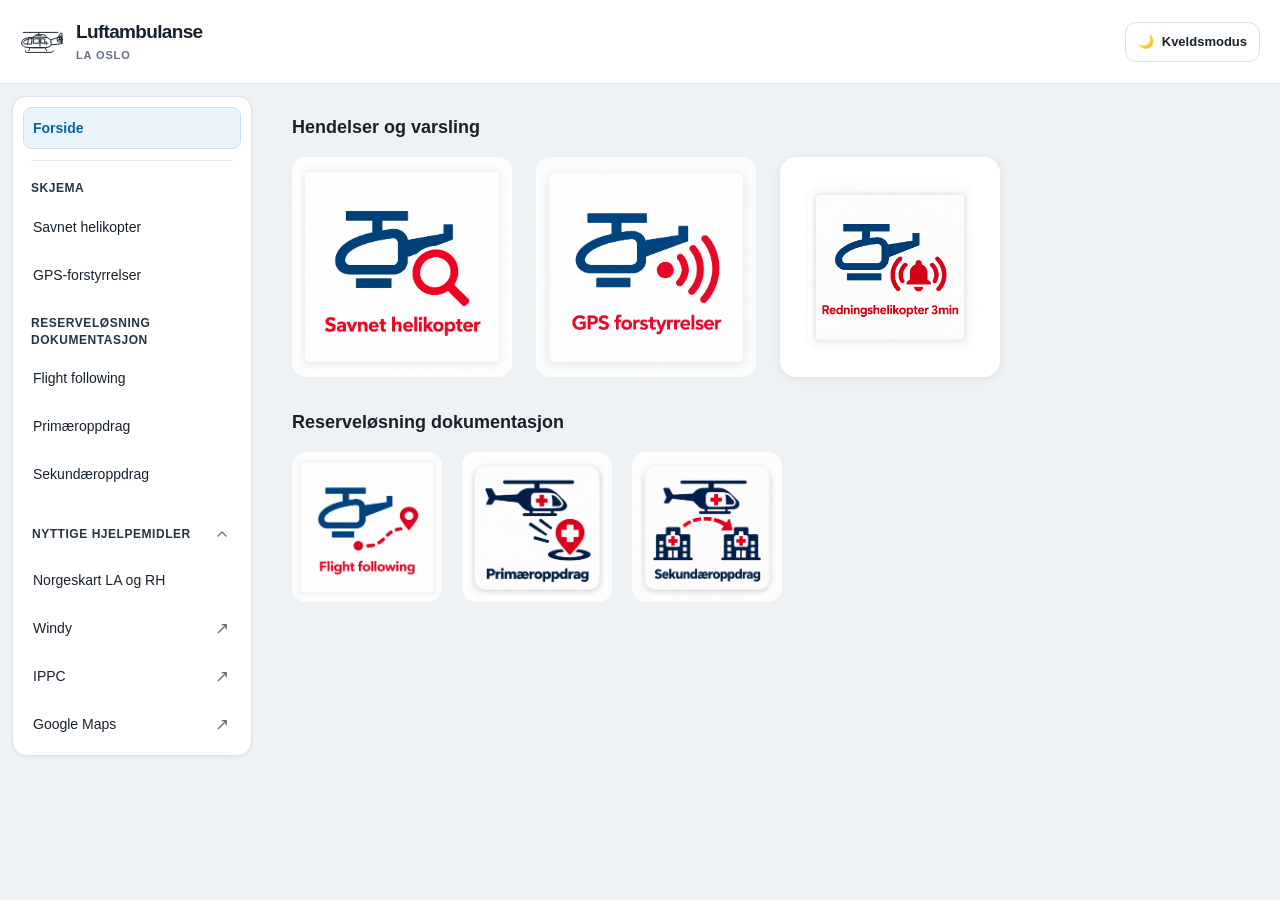
<file: fremside.html>
<!DOCTYPE html>
<html lang="no">
<head>
  <meta charset="UTF-8">
  <meta
    name="viewport"
    content="width=device-width, initial-scale=1.0"
  >

  <title>Luftambulansekoordinator</title>

  <!-- FELLES DESIGN -->
  <link
    rel="stylesheet"
    href="felles/felles.css"
  >

  <!-- FREMSIDENS DESIGN -->
  <link
    rel="stylesheet"
    href="Fremside/Fremside.css"
  >

  <!-- MENYDESIGN -->
  <link
    rel="stylesheet"
    href="felles/hjelpemidler.css"
  >

  <!-- FELLES FUNKSJONER -->
  <script
    src="felles/felles.js"
    defer
  ></script>

  <!-- FELLES VENSTREMENY -->
  <script
    src="felles/meny.js"
    defer
  ></script>
</head>

<body
  class="home-page"
  data-page-title="Fremside"
>

  <!-- =====================================
       TOPPFELT
       ===================================== -->

  <header class="app-header">

    <div class="header-title">
      <h1>Luftambulansekoordinator</h1>
    </div>

    <button
      type="button"
      id="themeToggle"
      class="theme-toggle"
      aria-pressed="false"
      aria-label="Slå på kveldsmodus"
    >
      <span
        class="theme-toggle-icon"
        aria-hidden="true"
      >🌙</span>

      <span class="theme-toggle-text">
        Kveldsmodus
      </span>
    </button>

  </header>


  <!-- =====================================
       HOVEDLAYOUT
       ===================================== -->

  <div class="app-layout">

    <!-- ===================================
         FELLES VENSTREMENY
         =================================== -->

    <nav
      class="form-navigation"
      data-shared-menu
      aria-label="Hovednavigasjon"
    >

      <div class="form-navigation-inner">

        <!-- SKJEMAER -->

        <p class="form-navigation-label">
          Skjemaer
        </p>

        <ul class="form-nav-list">

          <li>
            <a
              href="fremside.html"
              class="form-nav-link"
              aria-current="page"
            >
              <span class="form-nav-copy">
                Fremside
              </span>
            </a>
          </li>

          <li>
            <a
              href="savnet-helikopter/savnet-helikopter.html"
              class="form-nav-link"
            >
              <span class="form-nav-copy">
                Savnet helikopter
              </span>
            </a>
          </li>

          <li>
            <a
              href="gps-forstyrrelser/gps-forstyrrelser.html"
              class="form-nav-link"
            >
              <span class="form-nav-copy">
                GPS-forstyrrelser
              </span>
            </a>
          </li>

        </ul>


        <!-- RESERVELØSNING -->

        <p class="form-navigation-label">
          Reserveløsning dokumentasjon
        </p>

        <ul class="form-nav-list">

          <li>
            <a
              href="flight following/flight following.html"
              class="form-nav-link"
            >
              <span class="form-nav-copy">
                Flight following
              </span>
            </a>
          </li>

          <li>
            <a
              href="primæroppdrag/primæroppdrag.html"
              class="form-nav-link"
            >
              <span class="form-nav-copy">
                Primæroppdrag
              </span>
            </a>
          </li>

          <li>
            <a
              href="sekundæroppdrag/sekundæroppdrag.html"
              class="form-nav-link"
            >
              <span class="form-nav-copy">
                Sekundæroppdrag
              </span>
            </a>
          </li>

        </ul>


        <!-- =================================
             NYTTIGE HJELPEMIDLER
             ================================= -->

        <details
          class="nav-tools-section"
          data-tools-section
          open
        >

          <summary class="nav-tools-heading">

            <span class="nav-tools-heading-text">
              Nyttige hjelpemidler
            </span>

            <span
              class="nav-tools-chevron"
              aria-hidden="true"
            >
              <svg
                width="16"
                height="16"
                viewBox="0 0 24 24"
                fill="none"
                stroke="currentColor"
                stroke-width="2"
                stroke-linecap="round"
                stroke-linejoin="round"
              >
                <path d="m6 9 6 6 6-6"></path>
              </svg>
            </span>

          </summary>

          <ul class="form-nav-list nav-tools-list">

            <!-- INTERNT KART -->

            <li>
              <a
                href="la kart/la kart.html"
                class="form-nav-link"
              >
                <span class="form-nav-copy">
                  Norgeskart LA og RH
                </span>
              </a>
            </li>

            <!-- WINDY -->

            <li>
              <a
                href="https://www.windy.com/"
                class="form-nav-link nav-external-link"
                target="_blank"
                rel="noopener noreferrer"
                aria-label="Windy, åpnes i ny fane"
              >
                <span class="form-nav-copy">
                  Windy
                </span>

                <span
                  class="nav-external-icon"
                  aria-hidden="true"
                >
                  ↗
                </span>
              </a>
            </li>

            <!-- IPPC -->

            <li>
              <a
                href="https://www.ippc.no/"
                class="form-nav-link nav-external-link"
                target="_blank"
                rel="noopener noreferrer"
                aria-label="IPPC, åpnes i ny fane"
              >
                <span class="form-nav-copy">
                  IPPC
                </span>

                <span
                  class="nav-external-icon"
                  aria-hidden="true"
                >
                  ↗
                </span>
              </a>
            </li>

            <!-- GOOGLE MAPS -->

            <li>
              <a
                href="https://www.google.com/maps"
                class="form-nav-link nav-external-link"
                target="_blank"
                rel="noopener noreferrer"
                aria-label="Google Maps, åpnes i ny fane"
              >
                <span class="form-nav-copy">
                  Google Maps
                </span>

                <span
                  class="nav-external-icon"
                  aria-hidden="true"
                >
                  ↗
                </span>
              </a>
            </li>

          </ul>

        </details>

      </div>

    </nav>


    <!-- ===================================
         HOVEDINNHOLD
         =================================== -->

    <main
      class="main-content"
      id="mainContent"
    >

      <!-- =================================
           HENDELSER OG VARSLING
           ================================= -->

      <section
        class="home-section"
        aria-labelledby="hendelserHeading"
      >

        <h3
          class="section-title"
          id="hendelserHeading"
        >
          Hendelser og varsling
        </h3>

        <div class="primary-buttons">

          <!-- SAVNET HELIKOPTER -->

          <a
            href="savnet-helikopter/savnet-helikopter.html"
            class="image-button image-button-large"
            aria-label="Åpne Savnet helikopter"
          >
            <img
              src="img/savnet heli ferdig.png"
              alt="Savnet helikopter"
            >
          </a>


          <!-- GPS-FORSTYRRELSER -->

          <a
            href="gps-forstyrrelser/gps-forstyrrelser.html"
            class="image-button image-button-large"
            aria-label="Åpne GPS-forstyrrelser"
          >
            <img
              src="img/GPS forstyrrelse ferdig.png"
              alt="GPS-forstyrrelser"
            >
          </a>


          <!-- =================================
               REDNINGSHELIKOPTER 3 MIN

               Ny bildeknapp som erstatter
               den gamle alarmklokken.

               Åpner eksisterende
               landingsvarsel i eget vindu.
               ================================= -->

          <button
            type="button"
            class="image-button image-button-large landing-button"
            id="landingWarningButton"
            aria-label="Åpne Redningshelikopter 3min"
          >
            <img
              src="img/Redningshelikopter - 3min.png"
              alt="Redningshelikopter 3min"
            >
          </button>

        </div>

      </section>


      <!-- =================================
           RESERVELØSNING DOKUMENTASJON
           ================================= -->

      <section
        class="home-section"
        aria-labelledby="reserveHeading"
      >

        <h3
          class="section-title"
          id="reserveHeading"
        >
          Reserveløsning dokumentasjon
        </h3>

        <div class="secondary-buttons">

          <!-- FLIGHT FOLLOWING -->

          <a
            href="flight following/flight following.html"
            class="image-button image-button-small"
            aria-label="Åpne Flight following"
          >
            <img
              src="img/FF ferdig.png"
              alt="Flight following"
            >
          </a>


          <!-- PRIMÆROPPDRAG -->

          <a
            href="primæroppdrag/primæroppdrag.html"
            class="image-button image-button-small"
            aria-label="Åpne Primæroppdrag"
          >
            <img
              src="img/primæroppdragv2.png"
              alt="Primæroppdrag"
            >
          </a>


          <!-- SEKUNDÆROPPDRAG -->

          <a
            href="sekundæroppdrag/sekundæroppdrag.html"
            class="image-button image-button-small"
            aria-label="Åpne Sekundæroppdrag"
          >
            <img
              src="img/sekundær-min.png"
              alt="Sekundæroppdrag"
            >
          </a>

        </div>

      </section>

    </main>

  </div>


  <!-- =====================================
       REDNINGSHELIKOPTER 3 MIN

       ÅPNES I SEPARAT VINDU

       Eksisterende funksjonalitet beholdes.
       ===================================== -->

  <script>

    let landingsvarselWindow = null;

    function openLandingsvarsel() {

      // Gjenbruk vinduet dersom det allerede er åpent.

      if (
        landingsvarselWindow &&
        !landingsvarselWindow.closed
      ) {
        landingsvarselWindow.focus();
        return;
      }

      const width = 510;
      const height = 600;

      const left = Math.max(
        0,
        Math.round(
          (screen.availWidth - width) / 2
        )
      );

      const top = Math.max(
        0,
        Math.round(
          (screen.availHeight - height) / 2
        )
      );

      landingsvarselWindow = window.open(
        "landingsvarsling/landingsvarsling.html",
        "LandingsvarselRH",
        `popup=yes,width=${width},height=${height},` +
        `left=${left},top=${top},` +
        "resizable=yes,scrollbars=yes"
      );

      if (landingsvarselWindow) {

        landingsvarselWindow.focus();

      } else {

        alert(
          "Nettleseren blokkerte vinduet. " +
          "Tillat popup-vinduer for denne siden."
        );

      }

    }


    // Koble bildeknappen til eksisterende funksjon.

    document.getElementById(
      "landingWarningButton"
    )?.addEventListener(
      "click",
      openLandingsvarsel
    );

  </script>

</body>
</html>
</file>
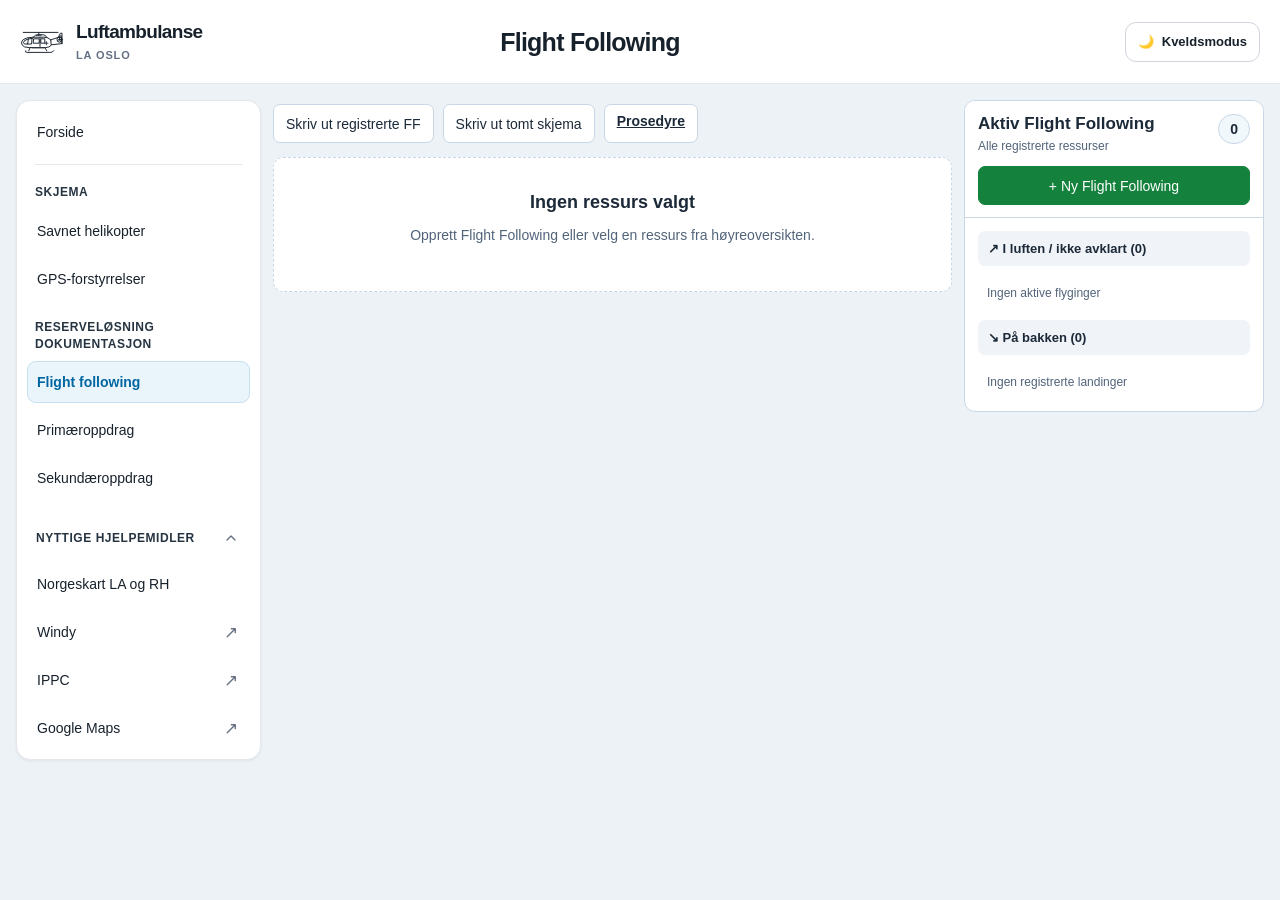
<file: flight following/flight following.html>
<!DOCTYPE html>
<html lang="no">
<head>
  <meta charset="UTF-8">
  <meta name="viewport" content="width=device-width, initial-scale=1.0">

  <title>Flight Following | Luftambulansekoordinator</title>

  <link rel="stylesheet" href="../felles/felles.css">
  <link rel="stylesheet" href="flight following.css">
  <link rel="stylesheet" href="flight-following-utskrift.css">

  <script src="../felles/felles.js" defer></script>
  <script src="../felles/meny.js" defer></script>
  <script src="flight following.js" defer></script>
  <script src="flight-following-utskrift.js" defer></script>
</head>

<body class="ff-page">

  <header class="app-header">
    <div class="app-header-content">
      <p class="app-eyebrow">LUFTAMBULANSEKOORDINATOR</p>
      <h1>Flight Following</h1>
    </div>

    <button
      type="button"
      id="themeToggle"
      class="theme-toggle"
      aria-pressed="false"
      aria-label="Slå på kveldsmodus">

      <span class="theme-toggle-icon" aria-hidden="true">
        🌙
      </span>

      <span class="theme-toggle-text">
        Kveldsmodus
      </span>
    </button>
  </header>

  <main class="ff-layout">

    <!-- FELLES VENSTREMENY -->
    <aside id="shared-menu"></aside>

    <!-- REGISTRERING -->
    <section
      class="ff-main"
      aria-label="Flight Following-registrering">

      <div class="ff-toolbar">

        <button
          type="button"
          id="printActiveBtn"
          class="ff-btn ff-neutral">
          Skriv ut registrerte FF
        </button>

        <button
          type="button"
          id="printBlankBtn"
          class="ff-btn ff-neutral">
          Skriv ut tomt skjema
        </button>

        <a
          class="ff-btn ff-neutral ff-procedure-btn"
          href="https://ehandbok.ous-hf.no/document/144258"
          target="_blank"
          rel="noopener noreferrer"
          title="Åpne prosedyre for Flight Following">
          Prosedyre
        </a>

      </div>

      <section
        id="ffAlarmPanel"
        class="ff-alarm-panel"
        aria-label="Manglende landingsbekreftelse"
        aria-live="assertive"
        hidden>
      </section>

      <div id="ffContainer" class="ff-container">

        <div class="ff-empty">
          <strong>Ingen ressurs valgt</strong>
          <p>
            Opprett en ny Flight Following eller velg
            en ressurs fra oversikten til høyre.
          </p>
        </div>

      </div>

    </section>

    <!-- HØYREPANEL -->
    <aside
      class="ff-sidebar"
      aria-label="Aktiv Flight Following">

      <div class="ff-sidebar-top">

        <div class="ff-sidebar-heading">
          <div>
            <h2>Aktiv Flight Following</h2>
            <p>Alle registrerte ressurser</p>
          </div>

          <span
            id="ffActiveCount"
            class="ff-total-count">
            0
          </span>
        </div>

        <button
          type="button"
          id="newFFBtn"
          class="ff-btn ff-primary ff-new-button">
          + Ny Flight Following
        </button>

      </div>

      <div
        id="ffOverview"
        class="ff-overview">
      </div>

    </aside>

  </main>

  <!-- NY FLIGHT FOLLOWING -->
  <dialog id="newFFDialog" class="ff-dialog">

    <form id="newFFForm">

      <h2>Ny Flight Following</h2>

      <label for="resourceInput">
        Ressurs-ID
      </label>

      <input
        id="resourceInput"
        type="text"
        maxlength="40"
        placeholder="F.eks. 1-1"
        autocomplete="off"
        required>

      <div class="ff-dialog-buttons">

        <button
          type="button"
          id="cancelNewFFBtn"
          class="ff-btn ff-neutral">
          Avbryt
        </button>

        <button
          type="submit"
          class="ff-btn ff-primary">
          Opprett FF
        </button>

      </div>

    </form>

  </dialog>

  <!-- REGISTRER LANDING -->
  <dialog id="landFFDialog" class="ff-dialog">

    <form id="landFFForm">

      <h2>Registrer landing</h2>

      <p id="landFFText"></p>

      <label for="landTimeInput">
        Landingstidspunkt
      </label>

      <input
        id="landTimeInput"
        type="datetime-local"
        required>

      <div class="ff-dialog-buttons">

        <button
          type="button"
          id="cancelLandFFBtn"
          class="ff-btn ff-neutral">
          Avbryt
        </button>

        <button
          type="submit"
          class="ff-btn ff-land">
          Bekreft landing
        </button>

      </div>

    </form>

  </dialog>

  <!-- AVSLUTT FLIGHT FOLLOWING -->
  <dialog id="endFFDialog" class="ff-dialog">

    <h2>Avslutt Flight Following?</h2>

    <p id="endFFText"></p>

    <div class="ff-dialog-buttons">

      <button
        type="button"
        id="cancelEndFFBtn"
        class="ff-btn ff-neutral">
        Avbryt
      </button>

      <button
        type="button"
        id="confirmEndFFBtn"
        class="ff-btn ff-danger">
        Avslutt FF
      </button>

    </div>

  </dialog>

  <!-- UTSKRIFTSOMRÅDE -->
  <div id="printArea"></div>

</body>
</html>
</file>
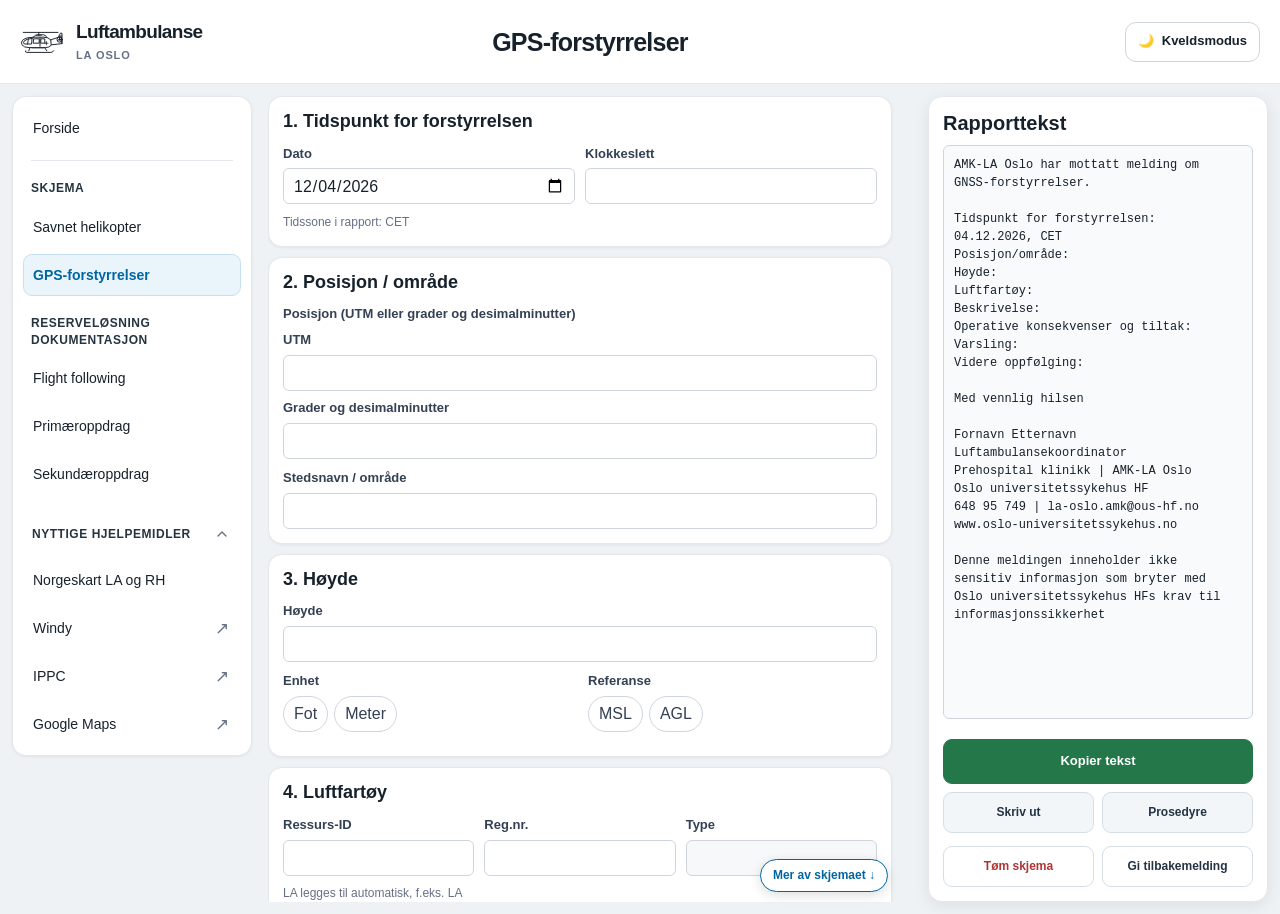
<file: gps-forstyrrelser/gps-forstyrrelser.html>
<!DOCTYPE html>
<html lang="no">
<head>
  <meta charset="UTF-8">
  <meta name="viewport" content="width=device-width, initial-scale=1.0">

  <title>GPS-forstyrrelser | Luftambulansekoordinator</title>

  <link rel="stylesheet" href="../felles/felles.css">
  <link rel="stylesheet" href="gps-forstyrrelser.css">

  <script src="../felles/felles.js" defer></script>
  <script src="../felles/meny.js" defer></script>
  <script src="gps-forstyrrelser.js" defer></script>
  <script src="gps-posisjon.js" defer></script>
</head>

<body>
  <header class="app-header">
    <div>
      <p class="app-eyebrow">Luftambulansekoordinator</p>
      <h1>GPS-forstyrrelser</h1>
    </div>

    <button
      type="button"
      id="themeToggle"
      class="theme-toggle"
      aria-pressed="false"
      aria-label="Slå på kveldsmodus"
    >
      <span class="theme-toggle-icon" aria-hidden="true">🌙</span>
      <span class="theme-toggle-text">Kveldsmodus</span>
    </button>
  </header>

  <main class="app-shell">

    <!-- FELLES VENSTREMENY -->
    <div id="shared-menu"></div>

    <!-- MIDTPANEL -->
    <div class="form-panel-frame">
      <div
        class="form-panel"
        tabindex="0"
        role="region"
        aria-label="Skjema for GPS-forstyrrelser"
      >

        <form id="gpsForm" autocomplete="off">

          <!-- 1. TIDSPUNKT -->
          <section class="form-section">
            <h2>1. Tidspunkt for forstyrrelsen</h2>

            <div class="form-grid form-grid-2">

              <div class="form-field">
                <label for="eventDate">Dato</label>
                <input
                  type="date"
                  id="eventDate"
                  name="eventDate"
                >
              </div>

              <div class="form-field">
                <label for="eventTime">Klokkeslett</label>
                <input
                  type="text"
                  id="eventTime"
                  name="eventTime"
                  class="time-click-field"
                  maxlength="5"
                  inputmode="numeric"
                  aria-describedby="timeError"
                >
              </div>

            </div>

            <p
              id="timeError"
              class="field-error"
              aria-live="polite"
            ></p>

            <p id="timezoneInfo" class="field-help"></p>
          </section>

          <!-- 2. POSISJON -->
          <section class="form-section">
            <h2>2. Posisjon / område</h2>

            <div class="form-field">
              <label for="position">
                Posisjon (UTM eller grader og desimalminutter)
              </label>

              <!--
                gps-posisjon.js oppretter to synlige felt:
                UTM og grader/desimalminutter.

                Dette eksisterende feltet beholdes
                for rapportgeneratoren og Outlook.
              -->
              <input
                type="text"
                id="position"
                name="position"
                spellcheck="false"
              >
            </div>

            <div class="form-field">
              <label for="placeName">
                Stedsnavn / område
              </label>
              <input
                type="text"
                id="placeName"
                name="placeName"
              >
            </div>
          </section>

          <!-- 3. HØYDE -->
          <section class="form-section">
            <h2>3. Høyde</h2>

            <div class="form-field">
              <label for="altitude">Høyde</label>
              <input
                type="number"
                id="altitude"
                name="altitude"
                min="0"
                inputmode="numeric"
              >
            </div>

            <div class="gps-chip-row">

              <div class="form-field">
                <span class="field-label">Enhet</span>

                <div
                  id="altitudeUnitChips"
                  class="chip-group"
                  role="group"
                  aria-label="Velg høydeenhet"
                >
                  <button
                    type="button"
                    class="chip"
                    data-value="fot"
                    aria-pressed="false"
                  >Fot</button>

                  <button
                    type="button"
                    class="chip"
                    data-value="meter"
                    aria-pressed="false"
                  >Meter</button>
                </div>
              </div>

              <div class="form-field">
                <span class="field-label">Referanse</span>

                <div
                  id="altitudeReferenceChips"
                  class="chip-group"
                  role="group"
                  aria-label="Velg høydereferanse"
                >
                  <button
                    type="button"
                    class="chip"
                    data-value="MSL"
                    aria-pressed="false"
                  >MSL</button>

                  <button
                    type="button"
                    class="chip"
                    data-value="AGL"
                    aria-pressed="false"
                  >AGL</button>
                </div>
              </div>

            </div>
          </section>

          <!-- 4. LUFTFARTØY -->
          <section class="form-section">
            <h2>4. Luftfartøy</h2>

            <div class="form-grid aircraft-grid">

              <div class="form-field">
                <label for="resourceId">Ressurs-ID</label>
                <input
                  type="text"
                  id="resourceId"
                  name="resourceId"
                  autocapitalize="characters"
                  spellcheck="false"
                >
                <p class="field-help">
                  LA legges til automatisk, f.eks. LA 1-1.
                </p>
              </div>

              <div class="form-field">
                <label for="registration">Reg.nr.</label>
                <input
                  type="text"
                  id="registration"
                  name="registration"
                  autocapitalize="characters"
                  spellcheck="false"
                >
              </div>

              <div class="form-field">
                <label for="aircraftType">Type</label>
                <input
                  type="text"
                  id="aircraftType"
                  name="aircraftType"
                  readonly
                  aria-label="Automatisk identifisert luftfartøytype"
                >
              </div>

            </div>
          </section>

          <!-- 5. BESKRIVELSE -->
          <section class="form-section">
            <h2>5. Beskrivelse av forstyrrelsen</h2>

            <div class="form-field">
              <label for="description">
                Bortfall, feil posisjonering, ustabilt signal eller annet
              </label>

              <textarea
                id="description"
                name="description"
                rows="4"
              ></textarea>
            </div>
          </section>

          <!-- 6. KONSEKVENSER -->
          <section class="form-section">
            <h2>6. Operative konsekvenser og tiltak</h2>

            <div class="form-field">
              <label for="consequences">
                Beskriv konsekvenser og tiltak som er iverksatt
              </label>

              <textarea
                id="consequences"
                name="consequences"
                rows="4"
              ></textarea>
            </div>
          </section>

          <!-- 7. VARSLING -->
          <section class="form-section">
            <h2>7. Varsling</h2>

            <div class="notification-list">

              <!-- 1. FLIGHT FOLLOWING -->
              <div class="notification-row">
                <div class="notification-question">
                  <span class="notification-number">1</span>
                  <span>
                    HKP med flight following fått beskjed på TG
                  </span>
                </div>

                <input
                  type="text"
                  id="flightFollowingTime"
                  class="notification-time-field"
                  readonly
                  aria-label="Tidspunkt for beskjed til helikopter"
                  title="Klikk for å registrere tidspunkt"
                >
              </div>

              <!-- 2. POLITI -->
              <div class="notification-row">
                <div class="notification-question">
                  <span class="notification-number">2</span>
                  <span>
                    Ringe politiets lokale operasjonssentral
                  </span>
                </div>

                <input
                  type="text"
                  id="policeTime"
                  class="notification-time-field"
                  readonly
                  aria-label="Tidspunkt for varsling til politiet"
                  title="Klikk for å registrere tidspunkt"
                >
              </div>

              <!-- 3. NKOM -->
              <div class="notification-row">
                <div class="notification-question">
                  <span class="notification-number">3</span>
                  <span>Ringe Nkom beredskapsvakt</span>
                </div>

                <input
                  type="text"
                  id="nkomTime"
                  class="notification-time-field"
                  readonly
                  aria-label="Tidspunkt for varsling til Nkom"
                  title="Klikk for å registrere tidspunkt"
                >
              </div>

              <!-- 4. OPL -->
              <div class="notification-row">
                <div class="notification-question">
                  <span class="notification-number">4</span>
                  <span>OPL AMK Oslo</span>
                </div>

                <input
                  type="text"
                  id="oplTime"
                  class="notification-time-field"
                  readonly
                  aria-label="Tidspunkt for varsling til OPL AMK Oslo"
                  title="Klikk for å registrere tidspunkt"
                >
              </div>

              <!-- 5. VIDERE OPPFØLGING -->
              <div class="notification-row notification-row-large">
                <div class="notification-question">
                  <span class="notification-number">5</span>
                  <span>
                    Beskrivelse av videre oppfølging
                  </span>
                </div>

                <textarea
                  id="followUp"
                  name="followUp"
                  rows="3"
                  aria-label="Beskrivelse av videre oppfølging"
                ></textarea>
              </div>

              <!-- 6. AVSENDER -->
              <div class="notification-row">
                <div class="notification-question">
                  <span class="notification-number">6</span>
                  <span>Fylt ut av</span>
                </div>

                <input
                  type="text"
                  id="senderName"
                  name="senderName"
                  aria-label="Fullt navn på den som har fylt ut skjemaet"
                >
              </div>

            </div>
          </section>

          <!-- 8. SEND VARSLING -->
          <section class="form-section">
            <h2>8. Send varsling</h2>

            <button
              type="button"
              id="sendNkomButton"
              class="send-email-button"
            >
              <span aria-hidden="true">✉️</span>
              <span>Send varsling på e-post</span>
            </button>

            <p
              id="emailStatus"
              class="email-status"
              role="status"
              aria-live="polite"
            ></p>
          </section>

        </form>
      </div>

      <!-- RULLEINDIKATOR -->
      <button
        type="button"
        id="formScrollHint"
        class="form-scroll-hint"
        hidden
        aria-label="Rull videre ned i skjemaet"
      >
        Mer av skjemaet ↓
      </button>
    </div>

    <!-- HØYRE RAPPORTPANEL -->
    <aside
      class="side-panel"
      aria-label="Rapport og handlinger"
    >
      <div class="side-panel-inner">

        <h2>Rapporttekst</h2>

        <textarea
          id="reportOutput"
          class="report-output"
          readonly
          aria-label="Generert rapporttekst"
        ></textarea>

        <div class="action-buttons">

          <!-- KOPIER -->
          <button
            type="button"
            id="copyButton"
            class="action-button action-copy"
          >
            <span aria-hidden="true">📋</span>
            <span
              id="copyButtonText"
              role="status"
              aria-live="polite"
            >Kopier tekst</span>
          </button>

          <!-- SKRIV UT -->
          <button
            type="button"
            id="printButton"
            class="action-button action-print"
          >
            <span aria-hidden="true">🖨️</span>
            <span>Skriv ut</span>
          </button>

          <!-- TØM -->
          <button
            type="button"
            id="resetButton"
            class="action-button action-reset"
          >
            <span aria-hidden="true">🗑️</span>
            <span>Tøm skjema</span>
          </button>

          <div
            class="action-space"
            aria-hidden="true"
          ></div>

          <!-- PROSEDYRE -->
          <a
            href="https://ehandbok.ous-hf.no/document/153854"
            target="_blank"
            rel="noopener noreferrer"
            class="action-button action-procedure"
          >
            <span aria-hidden="true">📘</span>
            <span>Prosedyre GPS-forstyrrelser</span>
          </a>

          <!-- TILBAKEMELDING -->
          <button
            type="button"
            id="feedbackButton"
            class="action-button action-feedback"
          >
            <span aria-hidden="true">✉️</span>
            <span>Tilbakemelding på skjema</span>
          </button>

        </div>
      </div>
    </aside>

  </main>
</body>
</html>
</file>
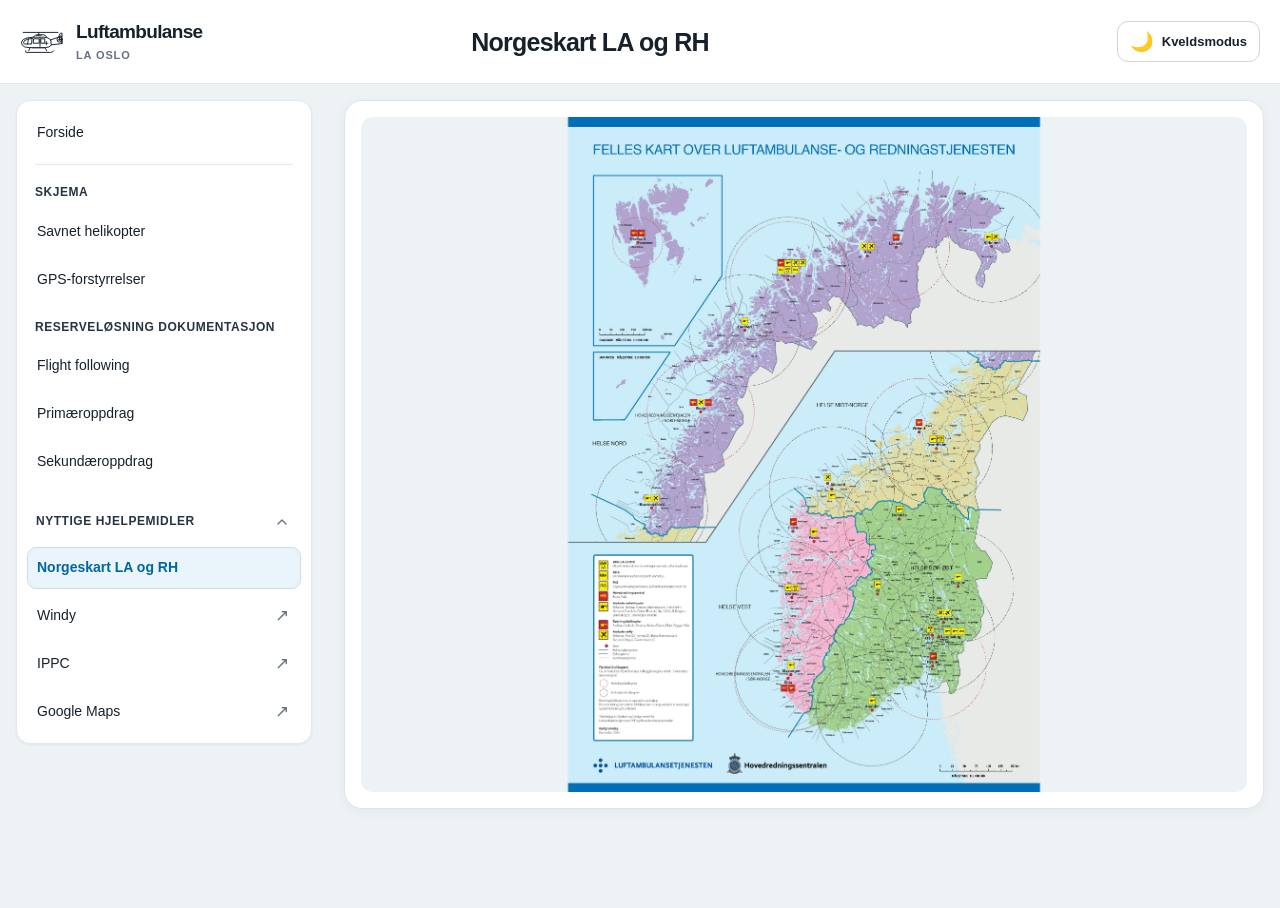
<file: la kart/la kart.html>
<!DOCTYPE html>
<html lang="no">

<head>
  <meta charset="UTF-8">
  <meta
    name="viewport"
    content="width=device-width, initial-scale=1.0"
  >

  <title>
    Norgeskart LA og RH | Luftambulansekoordinator
  </title>

  <!-- FELLES CSS -->
  <link
    rel="stylesheet"
    href="../felles/felles.css"
  >

  <!-- KARTETS CSS -->
  <link
    rel="stylesheet"
    href="la kart.css"
  >

  <!-- FELLES JAVASCRIPT -->
  <script
    src="../felles/felles.js"
    defer
  ></script>

  <script
    src="../felles/meny.js"
    defer
  ></script>

  <!-- KARTETS JAVASCRIPT -->
  <script
    src="la kart.js"
    defer
  ></script>

</head>

<body class="kart-side">

  <!-- =====================================
       FELLES TOPPFELT
       ===================================== -->

  <header class="app-header">

    <div>

      <p class="app-eyebrow">
        Luftambulansekoordinator
      </p>

      <h1>
        Norgeskart LA og RH
      </h1>

    </div>

    <!-- DAG- OG KVELDSMODUS -->

    <button
      type="button"
      id="themeToggle"
      class="theme-toggle"
      aria-pressed="false"
      aria-label="Slå på kveldsmodus"
    >

      <span
        class="theme-toggle-icon"
        aria-hidden="true"
      >🌙</span>

      <span class="theme-toggle-text">
        Kveldsmodus
      </span>

    </button>

  </header>


  <!-- =====================================
       HOVEDLAYOUT
       ===================================== -->

  <main class="app-shell kart-layout">

    <!-- FELLES VENSTREMENY -->

    <aside
      class="kart-sidebar"
      aria-label="Hovedmeny"
    >

      <div id="shared-menu"></div>

    </aside>


    <!-- ===================================
         KARTOMRÅDE
         =================================== -->

    <section
      class="kart-panel"
      aria-label="Norgeskart over luftambulanse og redningshelikopter"
    >

      <div class="kart-panel-inner">

        <!-- INTERAKTIVT KART -->

        <div
          class="kart-viewport"
          id="kartViewport"
          aria-label="Kart som kan forstørres og flyttes"
          title="Bruk musehjulet for å zoome, dra for å flytte og dobbeltklikk for å tilbakestille"
        >

          <img
            src="../img/la-og-rh-norgeskart.jpg"
            alt="Norgeskart som viser luftambulansebaser og redningshelikopterbaser i Norge"
            class="kart-bilde"
            id="kartBilde"
            draggable="false"
          >

        </div>

      </div>

    </section>

  </main>

</body>
</html>
</file>
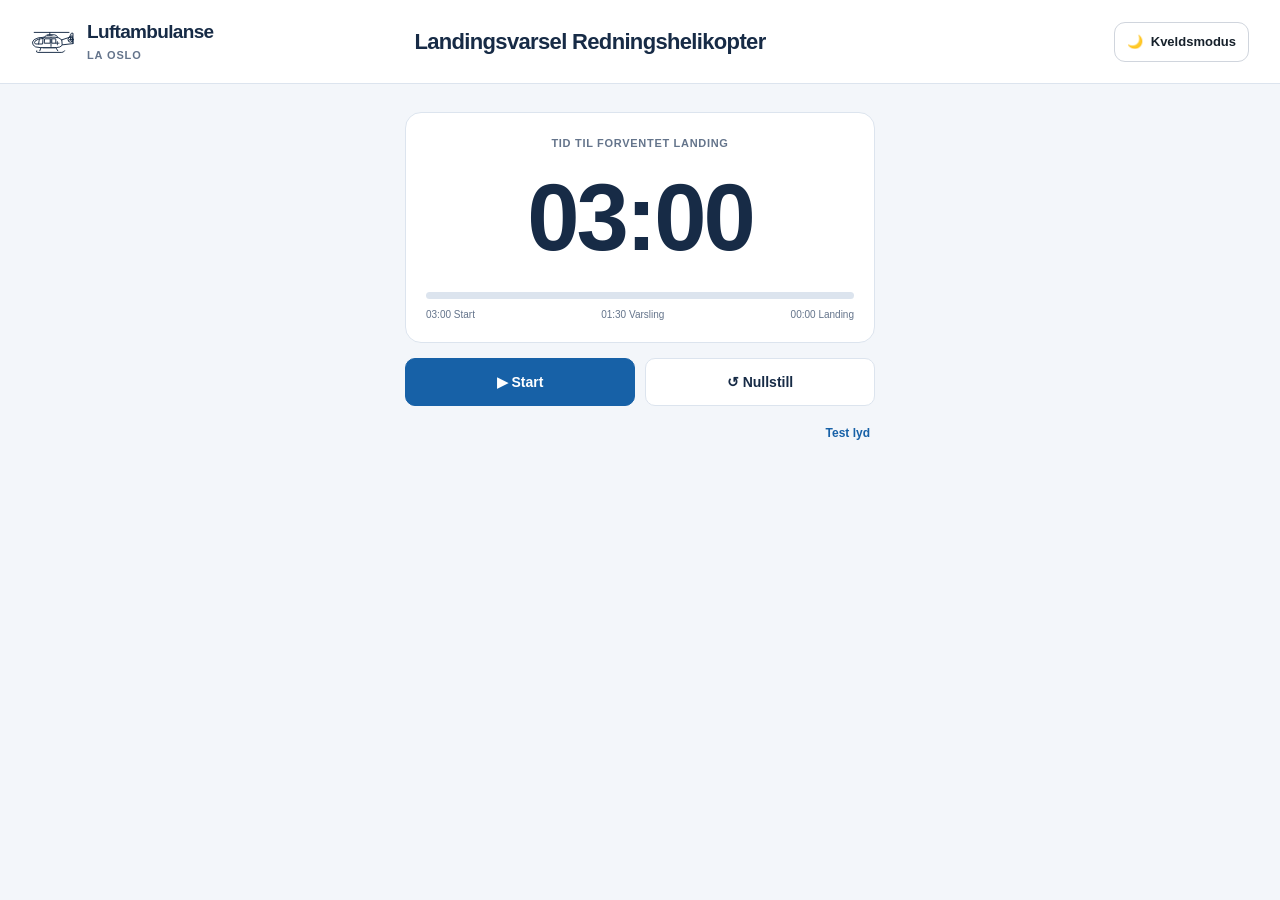
<file: landingsvarsling/landingsvarsling.html>
<!DOCTYPE html>
<html lang="no">
<head>
  <meta charset="UTF-8">

  <meta
    name="viewport"
    content="width=device-width, initial-scale=1.0"
  >

  <title>Landingsvarsel Redningshelikopter | Luftambulansekoordinator</title>

  <!-- FELLES DESIGN -->
  <link
    rel="stylesheet"
    href="../felles/felles.css"
  >

  <!-- LANDINGSVARSEL DESIGN -->
  <link
    rel="stylesheet"
    href="landingsvarsling.css"
  >

  <!-- FELLES FUNKSJONER OG TOPPFELT -->
  <script
    src="../felles/felles.js"
    defer
  ></script>

  <!-- LANDINGSVARSEL -->
  <script
    src="landingsvarsling.js"
    defer
  ></script>
</head>

<body
  class="landingsvarsel-side"
  data-page-title=" "
>
  <!-- FELLES TOPPFELT -->
  <!-- Bygges automatisk av felles.js -->

  <header class="app-header"></header>


  <!-- HOVEDINNHOLD -->

  <main class="lv-app">

    <!-- NEDTELLINGSKLOKKE -->

    <section
      class="lv-timer-card"
      aria-label="Nedtellingsklokke"
    >

      <p class="lv-timer-label">
        TID TIL FORVENTET LANDING
      </p>

      <div
        id="timerDisplay"
        class="lv-timer"
        role="timer"
        aria-label="Tid til landing"
      >
        03:00
      </div>


      <!-- FREMGANGSLINJE -->

      <div
        class="lv-progress"
        role="progressbar"
        aria-label="Nedtellingens fremdrift"
        aria-valuemin="0"
        aria-valuemax="100"
        aria-valuenow="0"
      >

        <div
          id="progressBar"
          class="lv-progress-fill"
        ></div>

      </div>


      <!-- TIDSMARKØRER -->

      <div class="lv-markers">

        <span>03:00 Start</span>

        <span>01:30 Varsling</span>

        <span>00:00 Landing</span>

      </div>


      <!-- ALARM VED 01:30 -->

      <div
        id="alarmMessage"
        class="lv-alarm-message"
        role="alert"
        hidden
      >

        <span
          class="lv-alarm-icon"
          aria-hidden="true"
        >
          🔔
        </span>

        <strong>
          AKTIVER LANDINGSVARSEL!
        </strong>

      </div>


      <!-- KVITTERING -->

      <button
        id="ackButton"
        type="button"
        class="lv-ack-button"
        hidden
      >
        ✓ Varsling aktivert
      </button>

    </section>


    <!-- HOVEDKNAPPER -->

    <div class="lv-actions">

      <button
        id="startButton"
        type="button"
        class="lv-button lv-button-primary"
      >
        ▶ Start
      </button>

      <button
        id="resetButton"
        type="button"
        class="lv-button lv-button-secondary"
      >
        ↺ Nullstill
      </button>

    </div>


    <!-- LYDTEST -->

    <footer class="lv-footer">

      <button
        id="testSoundButton"
        type="button"
        class="lv-text-button"
      >
        Test lyd
      </button>

    </footer>

  </main>

</body>
</html>
</file>
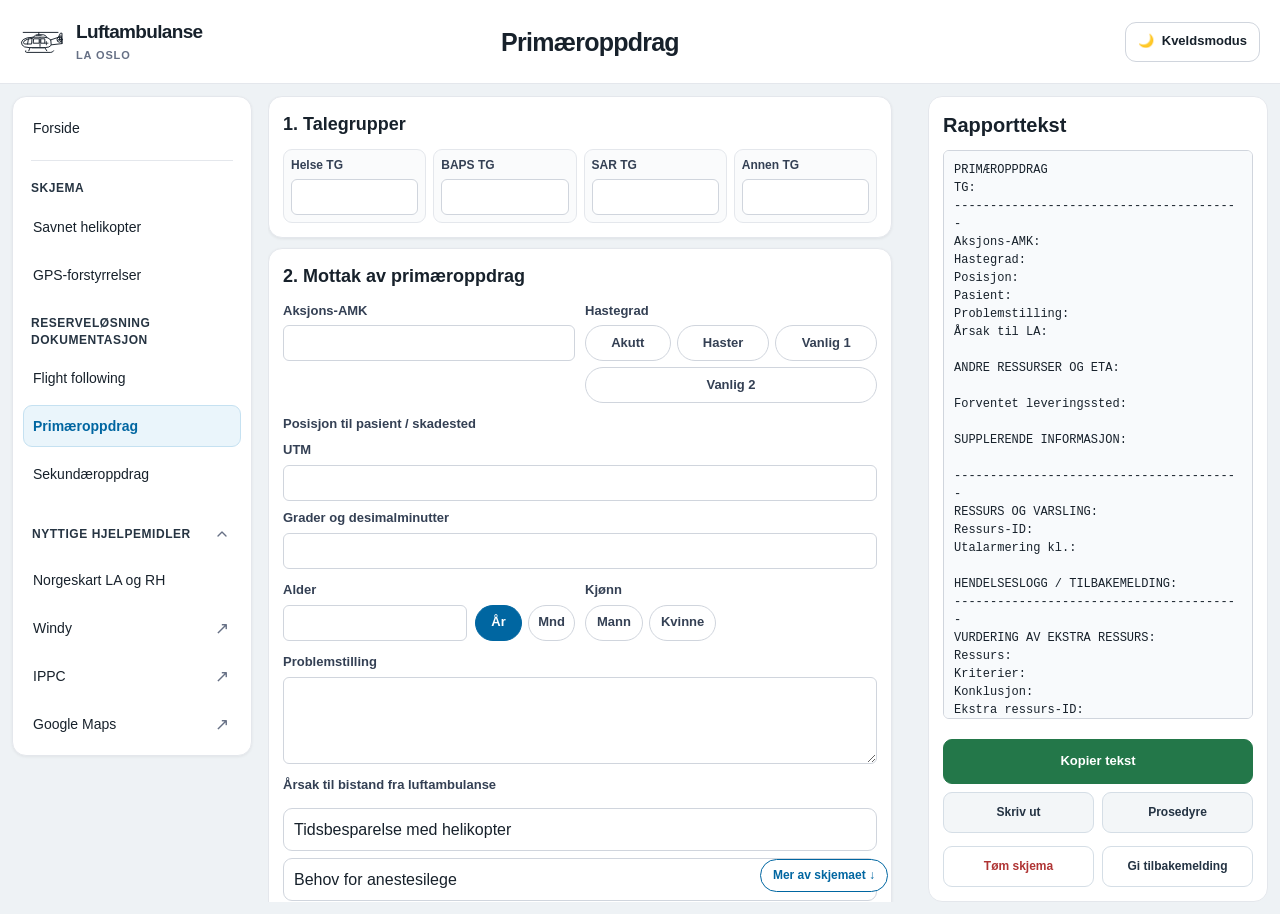
<file: primæroppdrag/primæroppdrag.html>
<!DOCTYPE html>
<html lang="no">
<head>
  <meta charset="UTF-8">
  <meta name="viewport" content="width=device-width, initial-scale=1.0">

  <title>Primæroppdrag | Luftambulansekoordinator</title>

  <link rel="stylesheet" href="../felles/felles.css">
  <link rel="stylesheet" href="primæroppdrag.css">

  <script src="../felles/felles.js" defer></script>
  <script src="../felles/meny.js" defer></script>
  <script src="primæroppdrag.js" defer></script>
  <script src="primær posisjon.js" defer></script>
</head>

<body>
  <header class="app-header">
    <div>
      <p class="app-eyebrow">LUFTAMBULANSEKOORDINATOR</p>
      <h1>Primæroppdrag</h1>
    </div>

    <button
      type="button"
      id="themeToggle"
      class="theme-toggle"
      aria-pressed="false"
      aria-label="Slå på kveldsmodus"
    >
      <span class="theme-toggle-icon" aria-hidden="true">🌙</span>
      <span class="theme-toggle-text">Kveldsmodus</span>
    </button>
  </header>

  <main class="app-shell">

    <!-- FELLES VENSTREMENY -->
    <div id="shared-menu"></div>

    <!-- SKJEMA -->
    <div class="form-panel-frame">
      <div
        class="form-panel"
        tabindex="0"
        role="region"
        aria-label="Skjema for primæroppdrag"
      >

        <form id="primaryMissionForm" autocomplete="off">

          <!-- 1. TALEGRUPPER -->
          <section class="form-section" id="talegrupper">
            <h2>1. Talegrupper</h2>

            <div class="tg-grid">

              <div class="field-card">
                <label for="healthTg">Helse TG</label>
                <input
                  id="healthTg"
                  type="text"
                  class="tg-input"
                  spellcheck="false"
                >
              </div>

              <div class="field-card">
                <label for="bapsTg">BAPS TG</label>
                <input
                  id="bapsTg"
                  type="text"
                  class="tg-input"
                  spellcheck="false"
                >
              </div>

              <div class="field-card">
                <label for="sarTg">SAR TG</label>
                <input
                  id="sarTg"
                  type="text"
                  class="tg-input"
                  spellcheck="false"
                >
              </div>

              <div class="field-card">
                <label for="otherTgFirst">Annen TG</label>

                <div id="otherTgContainer">
                  <input
                    id="otherTgFirst"
                    type="text"
                    class="other-tg-input tg-input"
                    aria-label="Annen talegruppe"
                    spellcheck="false"
                  >
                </div>
              </div>

            </div>
          </section>

          <!-- 2. MOTTAK -->
          <section class="form-section" id="mottak">
            <h2>2. Mottak av primæroppdrag</h2>

            <div class="form-grid form-grid-2">

              <div class="form-field">
                <label for="actionAmk">Aksjons-AMK</label>
                <input
                  id="actionAmk"
                  type="text"
                  list="amkSuggestions"
                  autocomplete="off"
                  spellcheck="false"
                >
                <datalist id="amkSuggestions"></datalist>
              </div>

              <div class="form-field">
                <span class="field-label">Hastegrad</span>

                <div class="chip-group" id="urgencyChips">

                  <button
                    type="button"
                    class="chip urgency"
                    data-urgency="Akutt"
                  >Akutt</button>

                  <button
                    type="button"
                    class="chip urgency"
                    data-urgency="Haster"
                  >Haster</button>

                  <button
                    type="button"
                    class="chip urgency"
                    data-urgency="Vanlig 1"
                  >Vanlig 1</button>

                  <button
                    type="button"
                    class="chip urgency"
                    data-urgency="Vanlig 2"
                  >Vanlig 2</button>

                </div>
              </div>

            </div>

            <!-- POSISJON -->
            <!-- Den nye JS-filen oppretter to synlige felt her. -->
            <!-- Dette feltet brukes fortsatt av rapportgeneratoren. -->

            <div class="form-field">
              <label for="patientPosition">
                Posisjon til pasient / skadested
              </label>

              <input
                id="patientPosition"
                type="hidden"
              >
            </div>

            <!-- ALDER OG KJØNN -->
            <div class="form-grid form-grid-2">

              <div class="form-field">
                <label for="patientAge">Alder</label>

                <div class="age-row">
                  <input
                    id="patientAge"
                    type="number"
                    min="0"
                    max="125"
                    step="1"
                  >

                  <div
                    class="chip-group age-unit"
                    id="ageUnitChips"
                  >

                    <button
                      type="button"
                      class="chip is-selected"
                      data-age-unit="år"
                      aria-pressed="true"
                    >År</button>

                    <button
                      type="button"
                      class="chip"
                      data-age-unit="mnd"
                      aria-pressed="false"
                    >Mnd</button>

                  </div>
                </div>
              </div>

              <div class="form-field">
                <span class="field-label">Kjønn</span>

                <div class="chip-group" id="genderChips">

                  <button
                    type="button"
                    class="chip"
                    data-gender="Mann"
                  >Mann</button>

                  <button
                    type="button"
                    class="chip"
                    data-gender="Kvinne"
                  >Kvinne</button>

                </div>
              </div>

            </div>

            <!-- PROBLEMSTILLING -->
            <div class="form-field">
              <label for="problemDescription">
                Problemstilling
              </label>

              <textarea
                id="problemDescription"
                rows="3"
                class="auto-grow"
              ></textarea>
            </div>

            <!-- ÅRSAK TIL BISTAND -->
            <div class="form-field">
              <span class="field-label">
                Årsak til bistand fra luftambulanse
              </span>

              <div class="criteria-list" id="reasonChips">

                <button
                  type="button"
                  class="criteria-chip"
                  data-reason="Tidsbesparelse med helikopter"
                >
                  Tidsbesparelse med helikopter
                </button>

                <button
                  type="button"
                  class="criteria-chip"
                  data-reason="Behov for anestesilege"
                >
                  Behov for anestesilege
                </button>

                <button
                  type="button"
                  class="criteria-chip"
                  data-reason="Behov for redning med helikopter"
                >
                  Behov for redning med helikopter
                </button>

              </div>
            </div>

            <!-- ANDRE RESSURSER -->
            <div class="form-field">
              <span class="field-label">
                Andre ressurser på vei
              </span>

              <div class="resource-headers">
                <span>Ressurs</span>
                <span>ETE (min)</span>
                <span>ETA</span>
              </div>

              <div id="otherResourcesRows"></div>
            </div>

            <!-- LEVERINGSSTED -->
            <div class="form-field">
              <label for="deliveryLocation">
                Forventet leveringssted
              </label>

              <input
                id="deliveryLocation"
                type="text"
              >
            </div>

            <!-- SUPPLERENDE INFORMASJON -->
            <div class="form-field">
              <label for="additionalInformation">
                Supplerende informasjon
              </label>

              <textarea
                id="additionalInformation"
                rows="3"
                class="auto-grow"
              ></textarea>
            </div>

          </section>

          <!-- 3. VALG OG VARSLING -->
          <section class="form-section" id="ressursvalg">
            <h2>3. Valg og varsling av ressurs</h2>

            <div class="form-grid form-grid-2">

              <div class="form-field">
                <label for="resourceId">Ressurs-ID</label>

                <input
                  id="resourceId"
                  type="text"
                >
              </div>

              <div class="form-field">
                <label for="alertTime">
                  Utalarmering kl.
                </label>

                <input
                  id="alertTime"
                  type="text"
                  inputmode="numeric"
                  maxlength="5"
                >
              </div>

            </div>

            <!-- TILBAKEMELDING FRA BESETNINGEN -->
            <div class="form-field">
              <span class="field-label">
                Tilbakemelding fra besetningen
              </span>

              <div
                class="chip-group"
                id="quickResponseChips"
              >

                <button
                  type="button"
                  class="chip status-go"
                  data-quick-response="Rykker ut"
                >Rykker ut</button>

                <button
                  type="button"
                  class="chip status-wait"
                  data-quick-response="Avventer"
                >Avventer</button>

                <button
                  type="button"
                  class="chip status-reject"
                  data-quick-response="Avvist"
                >Avvist</button>

                <button
                  type="button"
                  class="chip"
                  data-quick-response="Avbrutt"
                >Avbrutt</button>

              </div>
            </div>

            <!-- BEGRUNNELSE VED AVVENTER -->
            <div
              id="quickWait"
              class="conditional-field hidden"
            >

              <div class="form-field">
                <label for="quickWaitDescription">
                  Begrunnelse for avventer
                </label>

                <textarea
                  id="quickWaitDescription"
                  rows="2"
                  class="auto-grow"
                ></textarea>
              </div>

            </div>

            <!-- AVVISNING -->
            <div
              id="quickReject"
              class="conditional-field hidden"
            >

              <span class="field-label">
                Årsak til avvisning
              </span>

              <div
                class="chip-group"
                id="quickRejectChips"
              >

                <button
                  type="button"
                  class="chip"
                  data-quick-rejection="Medisinsk"
                >Medisinsk</button>

                <button
                  type="button"
                  class="chip"
                  data-quick-rejection="Teknisk"
                >Teknisk</button>

                <button
                  type="button"
                  class="chip"
                  data-quick-rejection="Fatigue"
                >Fatigue</button>

                <button
                  type="button"
                  class="chip"
                  data-quick-rejection="Annet"
                >Annet</button>

              </div>

              <div class="form-field reject-description">
                <label for="quickRejectDescription">
                  Beskrivelse av avvisning
                </label>

                <textarea
                  id="quickRejectDescription"
                  rows="2"
                  class="auto-grow"
                ></textarea>
              </div>

            </div>

            <p
              id="responseError"
              class="field-error"
              role="status"
            ></p>

            <!-- FLIGHT FOLLOWING -->
            <button
              type="button"
              id="openFlightFollowing"
              class="flight-button"
            >
              Åpne Flight following ↗
            </button>

            <p
              id="flightMessage"
              class="field-help"
              role="status"
            ></p>

          </section>

          <!-- 4. VURDERING AV EKSTRA RESSURS -->
          <section class="form-section" id="ekstraressurs">
            <h2>4. Vurdering av ekstra ressurs</h2>

            <div class="form-field">
              <span class="field-label">
                Hvilken ekstra ressurs vurderes?
              </span>

              <div
                class="chip-group"
                id="extraResourceChips"
              >

                <button
                  type="button"
                  class="chip"
                  data-extra="LA"
                >
                  Luftambulanse (LA)
                </button>

                <button
                  type="button"
                  class="chip"
                  data-extra="RH"
                >
                  Redningshelikopter (RH)
                </button>

              </div>
            </div>

            <!-- LA-KRITERIER -->
            <div id="laCriteria" class="hidden">
              <p class="field-label">
                Kriterier for å vurdere LA
              </p>

              <div class="criteria-list">

                <button
                  type="button"
                  class="criteria-chip"
                  data-extra-criterion="Lokalsykehus før videre transport"
                >
                  Stabilisering / CT ved lokalsykehus
                </button>

                <button
                  type="button"
                  class="criteria-chip"
                  data-extra-criterion="Begrenset landingsmulighet"
                >
                  Bebygd område med begrenset landingsmulighet
                </button>

                <button
                  type="button"
                  class="criteria-chip"
                  data-extra-criterion="Behov for flere LA-leger / helikoptre"
                >
                  Behov for flere LA-leger / helikoptre
                </button>

              </div>
            </div>

            <!-- RH-KRITERIER -->
            <div id="rhCriteria" class="hidden">
              <p class="field-label">
                Kriterier for å vurdere RH
              </p>

              <div class="criteria-list">

                <button
                  type="button"
                  class="criteria-chip"
                  data-extra-criterion="Utfordrende flyvær"
                >
                  Utfordrende flyvær
                </button>

                <button
                  type="button"
                  class="criteria-chip"
                  data-extra-criterion="Ingen landingsmulighet nær skadested"
                >
                  Ingen landingsmulighet nær skadested
                </button>

                <button
                  type="button"
                  class="criteria-chip"
                  data-extra-criterion="Vannredning"
                >
                  Behov for vannredning
                </button>

                <button
                  type="button"
                  class="criteria-chip"
                  data-extra-criterion="Mørke og krevende terreng"
                >
                  Skumring / mørke og krevende terreng
                </button>

                <button
                  type="button"
                  class="criteria-chip"
                  data-extra-criterion="Ukjent posisjon / søk"
                >
                  Ukjent posisjon / behov for søk
                </button>

                <button
                  type="button"
                  class="criteria-chip"
                  data-extra-criterion="Vær mot leveringssted"
                >
                  Utfordrende flyvær mot leveringssted
                </button>

                <button
                  type="button"
                  class="criteria-chip"
                  data-extra-criterion="Større kabin / flere LA-leger"
                >
                  Behov for større kabin / flere LA-leger
                </button>

              </div>
            </div>

            <!-- KONKLUSJON -->
            <div class="form-field">
              <span class="field-label">
                Konklusjon
              </span>

              <div
                class="chip-group"
                id="extraConclusionChips"
              >

                <button
                  type="button"
                  class="chip"
                  data-conclusion="Ikke aktuelt"
                >
                  Ikke aktuelt
                </button>

                <button
                  type="button"
                  class="chip"
                  data-conclusion="Aktivert"
                  id="extraActiveConclusion"
                >
                  Utalarmert / Forespurt
                </button>

              </div>
            </div>

            <!-- SVAR FRA EKSTRA RESSURS -->
            <div
              id="extraOutcome"
              class="conditional-field hidden"
            >

              <div class="form-field">
                <label for="extraResourceId">
                  Ekstra ressurs-ID
                </label>

                <input
                  id="extraResourceId"
                  type="text"
                >
              </div>

              <span class="field-label">
                Tilbakemelding fra ekstra ressurs
              </span>

              <div
                class="chip-group"
                id="extraOutcomeButtons"
              >

                <button
                  type="button"
                  class="chip status-go"
                  data-extra-outcome="Rykker ut"
                >
                  Rykker ut
                </button>

                <button
                  type="button"
                  class="chip status-wait"
                  data-extra-outcome="Avventer"
                >
                  Avventer
                </button>

                <button
                  type="button"
                  class="chip status-reject"
                  data-extra-outcome="Avvist"
                >
                  Avvist
                </button>

              </div>

              <!-- BEGRUNNELSE FOR AVVISNING -->
              <div id="extraReject" class="hidden">
                <p class="field-label">
                  Begrunnelse for avvisning
                </p>

                <div
                  class="chip-group"
                  id="extraRejectChips"
                >

                  <button
                    type="button"
                    class="chip"
                    data-extra-rejection="Medisinsk"
                  >
                    Medisinsk
                  </button>

                  <button
                    type="button"
                    class="chip"
                    data-extra-rejection="Teknisk"
                  >
                    Teknisk
                  </button>

                  <button
                    type="button"
                    class="chip"
                    data-extra-rejection="Fatigue"
                  >
                    Fatigue
                  </button>

                  <button
                    type="button"
                    class="chip"
                    data-extra-rejection="Annet"
                  >
                    Annet
                  </button>

                </div>

                <div class="form-field reject-description">
                  <label for="extraRejectDescription">
                    Beskrivelse av avvisning
                  </label>

                  <textarea
                    id="extraRejectDescription"
                    rows="2"
                    class="auto-grow"
                  ></textarea>
                </div>

              </div>

              <p
                id="extraError"
                class="field-error"
                role="status"
              ></p>

            </div>

            <!-- MERKNAD -->
            <div class="form-field">
              <label for="extraNote">
                Merknad / vurdering
              </label>

              <textarea
                id="extraNote"
                rows="2"
                class="auto-grow"
              ></textarea>
            </div>

          </section>

          <!-- 5. TILBAKEMELDING -->
          <section class="form-section" id="tilbakemelding">
            <h2>5. Tilbakemelding</h2>

            <div class="form-grid form-grid-2">

              <div class="form-field">
                <label for="responseResource">
                  Ressurs som gir tilbakemelding
                </label>

                <input
                  id="responseResource"
                  type="text"
                >
              </div>

              <div class="form-field">
                <label for="responseTime">
                  Klokken
                </label>

                <input
                  id="responseTime"
                  type="text"
                  inputmode="numeric"
                  maxlength="5"
                >
              </div>

            </div>

            <div class="form-field">
              <label for="responseNote">
                Beskrivelse
              </label>

              <textarea
                id="responseNote"
                rows="3"
                class="auto-grow"
              ></textarea>
            </div>

          </section>

        </form>
      </div>

      <!-- RULLEINDIKATOR -->
      <button
        type="button"
        id="formScrollHint"
        class="form-scroll-hint"
        hidden
      >
        Mer av skjemaet ↓
      </button>

    </div>

    <!-- RAPPORTPANEL -->
    <aside
      class="side-panel"
      aria-label="Rapport og handlinger"
    >

      <div class="side-panel-inner">
        <h2>Rapporttekst</h2>

        <textarea
          id="reportOutput"
          class="report-output"
          readonly
          aria-label="Generert rapporttekst"
        ></textarea>

        <div class="action-buttons">

          <button
            type="button"
            id="copyButton"
            class="action-button action-copy"
          >
            <span aria-hidden="true">▣</span>
            <span id="copyButtonText">Kopier tekst</span>
          </button>

          <button
            type="button"
            id="printButton"
            class="action-button action-print"
          >
            <span aria-hidden="true">🖨️</span>
            <span>Skriv ut</span>
          </button>

          <button
            type="button"
            id="resetButton"
            class="action-button action-reset"
          >
            <span aria-hidden="true">♻</span>
            <span>Tøm skjema</span>
          </button>

          <div class="action-space"></div>

          <!-- PROSEDYRE -->
          <a
            href="https://ehandbok.ous-hf.no/document/152627"
            target="_blank"
            rel="noopener noreferrer"
            class="action-button action-procedure"
            title="Åpne prosedyre for primæroppdrag"
          >
            <span aria-hidden="true">▤</span>
            <span>Prosedyre</span>
          </a>

          <button
            type="button"
            id="emailReportButton"
            class="action-button action-email"
          >
            <span aria-hidden="true">✉</span>
            <span>Tilbakemelding på skjema</span>
          </button>

        </div>
      </div>

    </aside>

  </main>
</body>
</html>
</file>
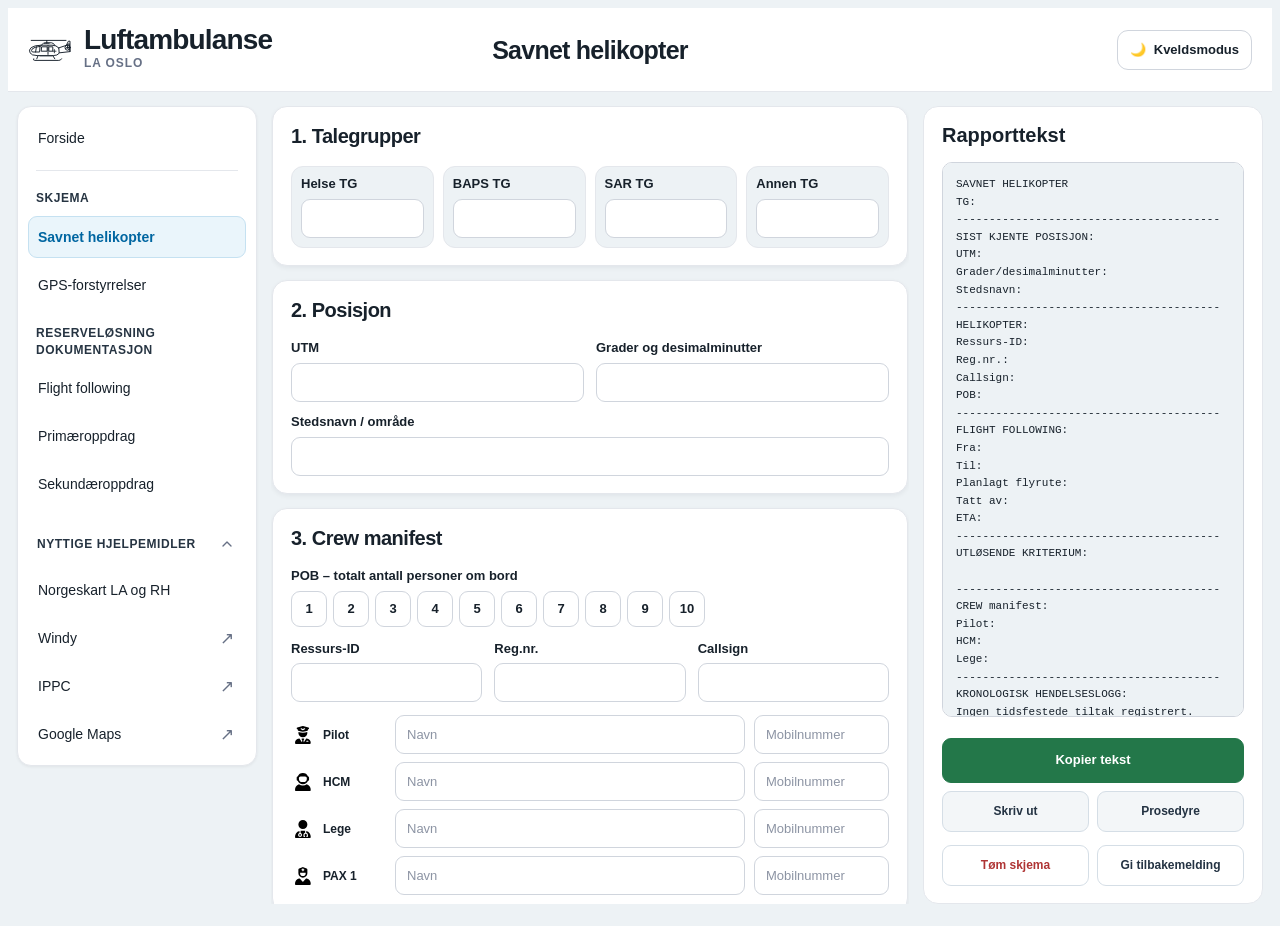
<file: savnet-helikopter/savnet-helikopter.html>
<!DOCTYPE html>
<html lang="no">

<head>
  <meta charset="UTF-8">
  <meta name="viewport" content="width=device-width, initial-scale=1.0">

  <title>Savnet helikopter | Luftambulansekoordinator</title>

  <link rel="stylesheet" href="../felles/felles.css">
  <link rel="stylesheet" href="savnet-helikopter.css?v=20261016-1">

  <script src="../felles/felles.js" defer></script>
  <script src="../felles/meny.js" defer></script>
  <script src="savnet-helikopter.js?v=20261016-1" defer></script>
</head>

<body class="savnet-side">

  <!-- ==========================================
       TOPPFELT
       ========================================== -->

  <header class="app-header">

    <div class="header-title">
      <p class="app-eyebrow">LUFTAMBULANSEKOORDINATOR</p>
      <h1>Savnet helikopter</h1>
    </div>

    <button
      type="button"
      id="themeToggle"
      class="theme-toggle"
      aria-label="Slå på kveldsmodus"
      aria-pressed="false"
    >
      <span class="theme-toggle-icon" aria-hidden="true">🌙</span>
      <span class="theme-toggle-text">Kveldsmodus</span>
    </button>

  </header>

  <main class="app-shell">

    <!-- ==========================================
         FELLES VENSTREMENY
         ========================================== -->

    <div id="shared-menu"></div>

    <!-- ==========================================
         SKJEMAPANEL
         ========================================== -->

    <div class="form-panel-frame">
      <div class="form-panel">

        <form id="missingHelicopterForm" autocomplete="off">

          <!-- =====================================
               1. TALEGRUPPER
               ===================================== -->

          <section class="sh-section">

            <h2>1. Talegrupper</h2>

            <div class="sh-tg-grid">

              <div class="sh-tg-card">
                <label for="healthTg">Helse TG</label>
                <input id="healthTg" type="text">
              </div>

              <div class="sh-tg-card">
                <label for="BAPS">BAPS TG</label>
                <input id="BAPS" type="text">
              </div>

              <div class="sh-tg-card">
                <label for="sarTg">SAR TG</label>
                <input id="sarTg" type="text">
              </div>

              <div class="sh-tg-card">
                <label for="otherTgFirst">Annen TG</label>

                <div id="otherTgContainer">
                  <input
                    id="otherTgFirst"
                    class="other-tg-input"
                    type="text"
                  >
                </div>
              </div>

            </div>

          </section>

          <!-- =====================================
               2. POSISJON
               ===================================== -->

          <section class="sh-section">

            <h2>2. Posisjon</h2>

            <div class="sh-grid-2">

              <div class="sh-field">
                <label for="utmPosition">UTM</label>
                <input id="utmPosition" type="text">
              </div>

              <div class="sh-field">
                <label for="dmmPosition">
                  Grader og desimalminutter
                </label>
                <input id="dmmPosition" type="text">
              </div>

            </div>

            <div class="sh-field sh-mt">
              <label for="placeName">
                Stedsnavn / område
              </label>
              <input id="placeName" type="text">
            </div>

          </section>

          <!-- =====================================
               3. CREW MANIFEST
               ===================================== -->

          <section class="sh-section">

            <h2>3. Crew manifest</h2>

            <div class="sh-field">

              <label>
                POB – totalt antall personer om bord
              </label>

              <div id="pobChips" class="sh-chips">
                <button type="button" data-pob="1">1</button>
                <button type="button" data-pob="2">2</button>
                <button type="button" data-pob="3">3</button>
                <button type="button" data-pob="4">4</button>
                <button type="button" data-pob="5">5</button>
                <button type="button" data-pob="6">6</button>
                <button type="button" data-pob="7">7</button>
                <button type="button" data-pob="8">8</button>
                <button type="button" data-pob="9">9</button>
                <button type="button" data-pob="10">10</button>
              </div>

            </div>

            <div class="sh-grid-3">

              <div class="sh-field">
                <label for="resourceId">Ressurs-ID</label>
                <input id="resourceId" type="text">
              </div>

              <div class="sh-field">
                <label for="registration">Reg.nr.</label>
                <input id="registration" type="text">
              </div>

              <div class="sh-field">
                <label for="callsign">Callsign</label>
                <input id="callsign" type="text">
              </div>

            </div>

            <div class="sh-crew-list">

              <!-- PILOT -->

              <div class="sh-person">

                <div class="sh-role">
                  <img src="../img/pilot.svg" alt="">
                  <span>Pilot</span>
                </div>

                <input
                  id="pilotName"
                  type="text"
                  placeholder="Navn"
                  aria-label="Pilot navn"
                >

                <input
                  id="pilotPhone"
                  type="tel"
                  placeholder="Mobilnummer"
                  aria-label="Pilot mobilnummer"
                >

              </div>

              <!-- HCM / PCM -->

              <div class="sh-person">

                <div class="sh-role">
                  <img
                    id="rescuerIcon"
                    src="../img/redningsmann.svg"
                    alt=""
                  >
                  <span id="rescuerRole">HCM</span>
                </div>

                <input
                  id="rescuerName"
                  type="text"
                  placeholder="Navn"
                  aria-label="HCM navn"
                >

                <input
                  id="rescuerPhone"
                  type="tel"
                  placeholder="Mobilnummer"
                  aria-label="HCM mobilnummer"
                >

              </div>

              <!-- LEGE / PCM -->

              <div class="sh-person">

                <div class="sh-role">
                  <img
                    id="doctorIcon"
                    src="../img/lege.svg"
                    alt=""
                  >
                  <span id="doctorRole">Lege</span>
                </div>

                <input
                  id="doctorName"
                  type="text"
                  placeholder="Navn"
                  aria-label="Lege navn"
                >

                <input
                  id="doctorPhone"
                  type="tel"
                  placeholder="Mobilnummer"
                  aria-label="Lege mobilnummer"
                >

              </div>

              <!-- DYNAMISKE PAX-FELTER -->

              <div id="traineeContainer"></div>

            </div>

          </section>

          <!-- =====================================
               4. FLIGHT FOLLOWING
               ===================================== -->

          <section class="sh-section">

            <h2>4. Flight following</h2>

            <div class="sh-grid-2">

              <div class="sh-field">
                <label for="fromLocation">Fra</label>
                <input id="fromLocation" type="text">
              </div>

              <div class="sh-field">
                <label for="toLocation">Til</label>
                <input id="toLocation" type="text">
              </div>

            </div>

            <div class="sh-field sh-mt">

              <label for="plannedRoute">
                Beskrivelse / planlagt flyrute
              </label>

              <textarea
                id="plannedRoute"
                rows="2"
              ></textarea>

            </div>

            <div class="sh-grid-2 sh-mt">

              <div class="sh-field">
                <label for="departureTime">Tatt av</label>

                <input
                  id="departureTime"
                  type="text"
                  inputmode="numeric"
                >
              </div>

              <div class="sh-field">
                <label for="etaTime">ETA</label>

                <input
                  id="etaTime"
                  type="text"
                  inputmode="numeric"
                >
              </div>

            </div>

          </section>

          <!-- =====================================
               5. UTLØSENDE KRITERIUM
               ===================================== -->

          <section class="sh-section">

            <h2>5. Utløsende kriterium</h2>

            <div id="criteriaButtons" class="sh-criteria">

              <button type="button" data-criterion="1">
                Manglende kontakt og rød på Locus og Nødnett
              </button>

              <button type="button" data-criterion="2">
                Ingen landingsmelding 10 minutter etter ETA
              </button>

              <button type="button" data-criterion="3">
                Observasjon eller melding som gir mistanke om havari
              </button>

            </div>

            <div
              id="observationWrapper"
              class="sh-field sh-mt"
              hidden
            >

              <label for="observations">
                Beskrivelse av observasjon
              </label>

              <textarea
                id="observations"
                rows="3"
              ></textarea>

            </div>

          </section>

          <!-- =====================================
               6. VARSLING
               ===================================== -->

          <details class="sh-section sh-phase" open>

            <summary class="sh-phase-heading">
              <span>6. Varsling</span>
              <span
                class="sh-chevron"
                aria-hidden="true"
              ></span>
            </summary>

            <div
              id="phase-varsling"
              class="sh-phase-body"
            ></div>

          </details>

          <!-- =====================================
               7. KONTAKT
               ===================================== -->

          <details class="sh-section sh-phase" open>

            <summary class="sh-phase-heading">
              <span>7. Forsøk å opprette kontakt</span>
              <span
                class="sh-chevron"
                aria-hidden="true"
              ></span>
            </summary>

            <div class="sh-phase-body">
              <div id="phase-kontakt"></div>
            </div>

          </details>

          <!-- =====================================
               8. HAVARI
               ===================================== -->

          <details class="sh-section sh-phase" open>

            <summary class="sh-phase-heading">
              <span>8. Mistanke om / bekreftet havari</span>
              <span
                class="sh-chevron"
                aria-hidden="true"
              ></span>
            </summary>

            <div
              id="phase-havari"
              class="sh-phase-body"
            ></div>

          </details>

          <!-- =====================================
               9. AVSLUTNING
               ===================================== -->

          <details class="sh-section sh-phase" open>

            <summary class="sh-phase-heading">
              <span>9. Avslutning</span>
              <span
                class="sh-chevron"
                aria-hidden="true"
              ></span>
            </summary>

            <div
              id="phase-dokumentasjon"
              class="sh-phase-body"
            ></div>

          </details>

        </form>

      </div>
    </div>

    <!-- ==========================================
         RAPPORTPANEL
         ========================================== -->

    <aside class="side-panel sh-report-panel">

      <!-- RAPPORTOVERSKRIFT -->

      <div class="sh-report-header">
        <h2>Rapporttekst</h2>
      </div>

      <!-- GENERERT RAPPORT -->

      <textarea
        id="reportOutput"
        readonly
        spellcheck="false"
        aria-label="Generert rapporttekst"
      >SAVNET HELIKOPTER</textarea>

      <!-- ======================================
           RAPPORTKNAPPER
           ====================================== -->

      <div class="sh-report-actions">

        <button
          type="button"
          id="copyButton"
          class="sh-copy"
        >
          <span aria-hidden="true">▣</span>
          <span id="copyButtonText">Kopier tekst</span>
        </button>

        <button
          type="button"
          id="printButton"
          class="sh-print"
        >
          <span aria-hidden="true">🖨️</span>
          Skriv ut
        </button>

        <button
          type="button"
          id="resetButton"
          class="sh-reset"
        >
          <span aria-hidden="true">♻</span>
          Tøm skjema
        </button>

        <a
          class="sh-procedure"
          href="https://ehandbok.ous-hf.no/document/144250"
          target="_blank"
          rel="noopener noreferrer"
        >
          <span aria-hidden="true">▤</span>
          Prosedyre savnet helikopter
        </a>

        <button
          type="button"
          id="emailReportButton"
          class="sh-feedback"
        >
          <span aria-hidden="true">✉</span>
          Tilbakemelding på skjema
        </button>

      </div>

    </aside>

  </main>

</body>
</html>
</file>
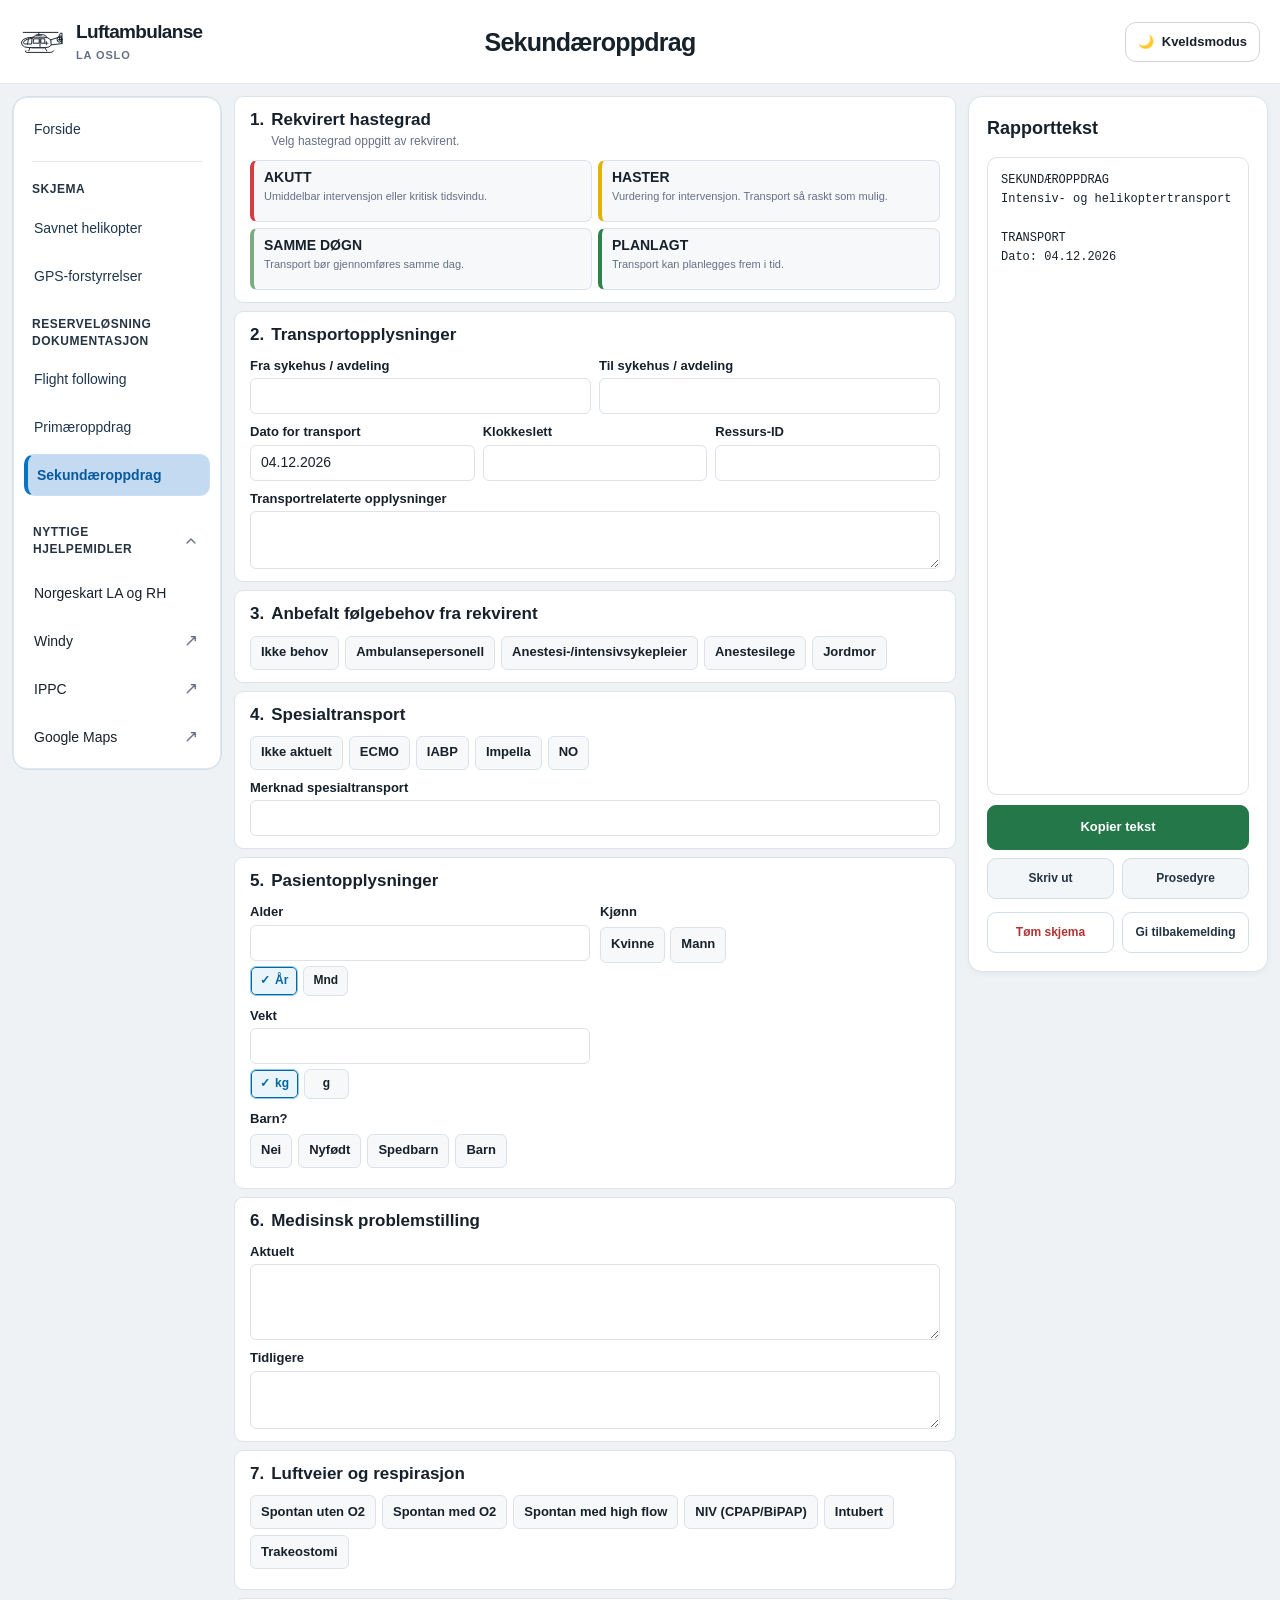
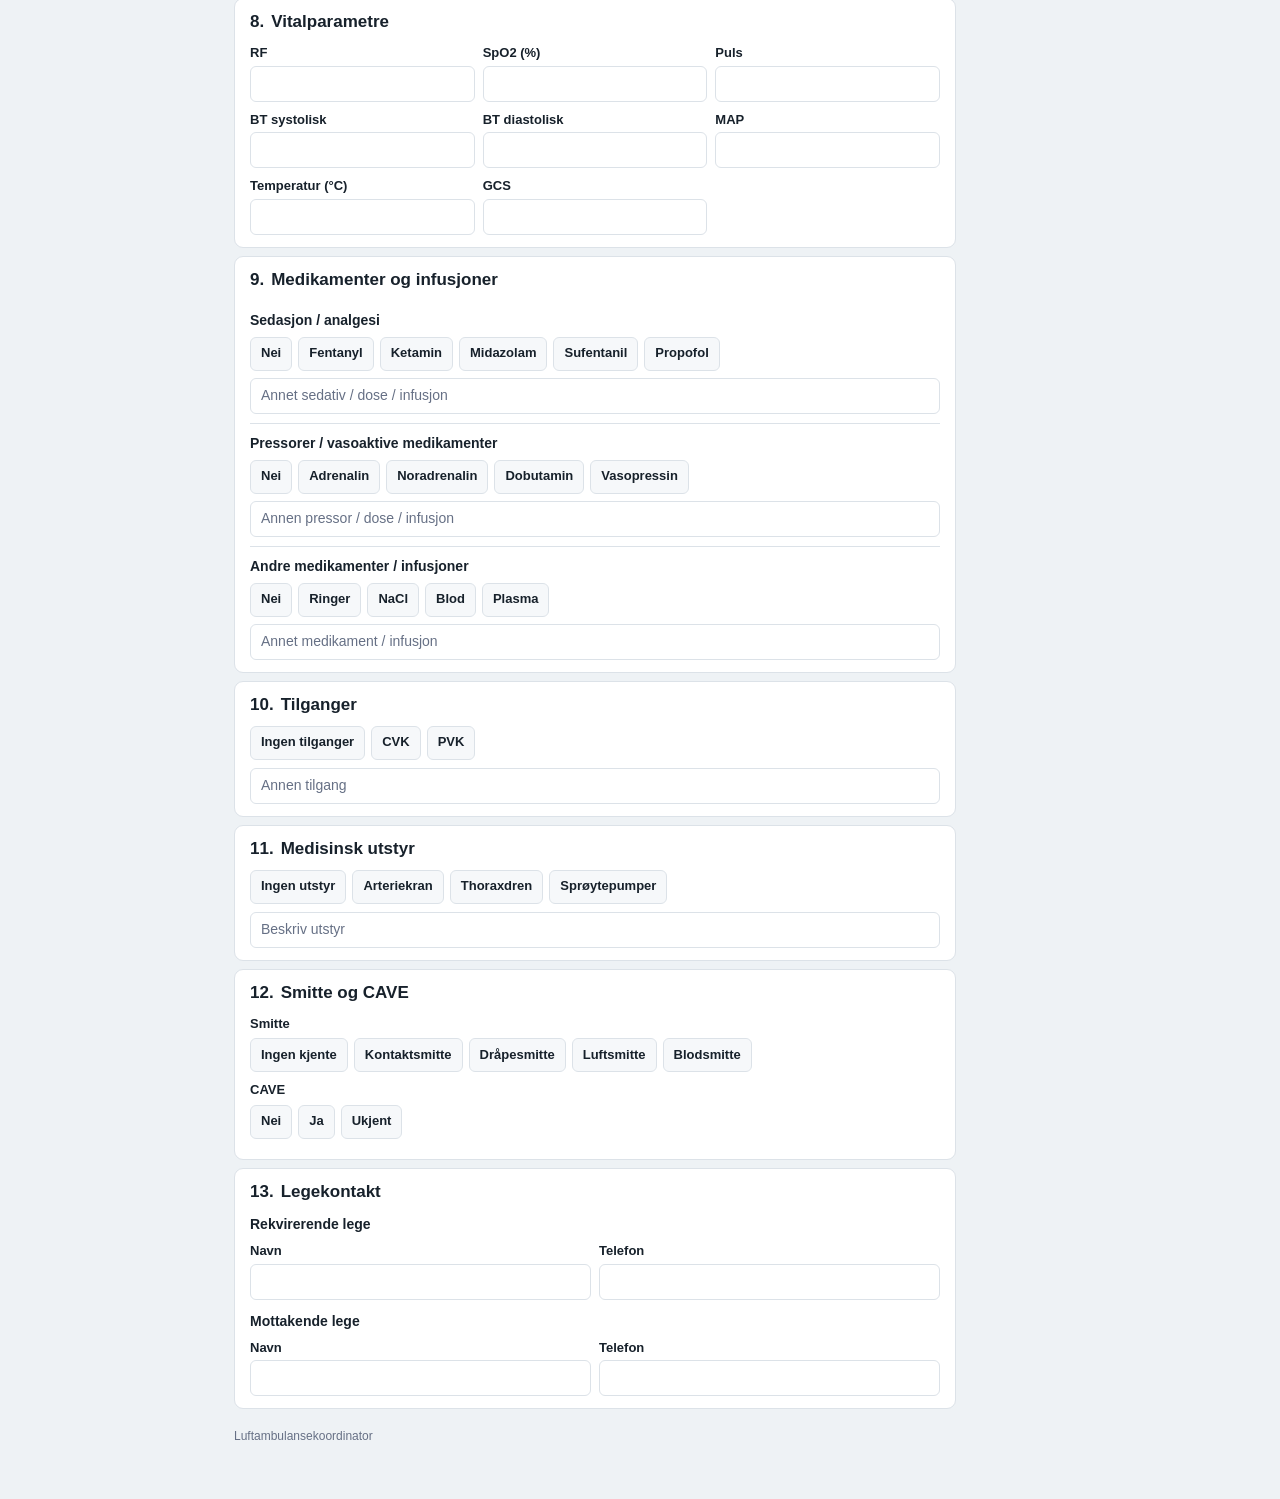
<file: sekundæroppdrag/sekundæroppdrag.html>
<!DOCTYPE html>
<html lang="no">
<head>
  <meta charset="UTF-8">
  <meta name="viewport" content="width=device-width, initial-scale=1.0">
  <title>Sekundæroppdrag | Luftambulansekoordinator</title>

  <!-- Felles design og venstremeny -->
  <link rel="stylesheet" href="../felles/felles.css">
  <script src="../felles/felles.js" defer></script>
  <script src="../felles/meny.js" defer></script>

  <!-- Sekundæroppdrag -->
  <link rel="stylesheet" href="sekundæroppdrag.css">
  <script src="sekundæroppdrag.js" defer></script>
</head>

<body class="secondary-page">

  <header class="app-header">
    <div class="header-title">
      <p class="app-eyebrow">LUFTAMBULANSEKOORDINATOR</p>
      <h1>Sekundæroppdrag</h1>
    </div>

    <button
      type="button"
      id="themeToggle"
      class="theme-toggle"
      aria-pressed="false">
      <span class="theme-toggle-icon" aria-hidden="true">🌙</span>
      <span class="theme-toggle-text">Kveldsmodus</span>
    </button>
  </header>

  <div class="app-shell">

    <!-- VENSTREMENY -->
    <aside class="sidebar">
      <div id="shared-menu"></div>
    </aside>

    <!-- SKJEMA -->
    <main class="main-content" id="mainContent">
      <form id="transportForm" autocomplete="off">

        <!-- 01 REKVIRERT HASTEGRAD -->
        <section class="form-section">
          <div class="section-heading">
            <span class="section-number">1.</span>
            <div>
              <h3>Rekvirert hastegrad</h3>
              <p>Velg hastegrad oppgitt av rekvirent.</p>
            </div>
          </div>

          <div class="urgency-grid">
            <label class="urgency urgency-acute">
              <input type="radio" name="hastegrad" value="Akutt">
              <span class="urgency-title">AKUTT</span>
              <small>Umiddelbar intervensjon eller kritisk tidsvindu.</small>
            </label>

            <label class="urgency urgency-urgent">
              <input type="radio" name="hastegrad" value="Haster">
              <span class="urgency-title">HASTER</span>
              <small>Vurdering for intervensjon. Transport så raskt som mulig.</small>
            </label>

            <label class="urgency urgency-day">
              <input type="radio" name="hastegrad" value="Samme døgn (V1)">
              <span class="urgency-title">SAMME DØGN</span>
              <small>Transport bør gjennomføres samme dag.</small>
            </label>

            <label class="urgency urgency-planned">
              <input type="radio" name="hastegrad" value="Planlagt transport (V2)">
              <span class="urgency-title">PLANLAGT</span>
              <small>Transport kan planlegges frem i tid.</small>
            </label>
          </div>
        </section>

        <!-- 02 TRANSPORTOPPLYSNINGER -->
        <section class="form-section">
          <div class="section-heading">
            <span class="section-number">2.</span>
            <div>
              <h3>Transportopplysninger</h3>
            </div>
          </div>

          <div class="field-grid two">
            <label class="field">
              <span>Fra sykehus / avdeling</span>
              <input type="text" name="fra">
            </label>

            <label class="field">
              <span>Til sykehus / avdeling</span>
              <input type="text" name="til">
            </label>
          </div>

          <div class="field-grid three">
            <label class="field">
              <span>Dato for transport</span>
              <input
                type="text"
                id="oppdragDato"
                name="dato"
                inputmode="numeric"
                aria-label="Dato for transport, dag punktum måned punktum år">
            </label>

            <label class="field">
              <span>Klokkeslett</span>
              <input
                type="text"
                name="tidspunkt"
                inputmode="numeric"
                maxlength="5">
            </label>

            <label class="field">
              <span>Ressurs-ID</span>
              <input type="text" name="ressurs">
            </label>
          </div>

          <label class="field">
            <span>Transportrelaterte opplysninger</span>
            <textarea name="transportMerknad" rows="2"></textarea>
          </label>
        </section>

        <!-- 03 FØLGEBEHOV -->
        <section class="form-section">
          <div class="section-heading">
            <span class="section-number">3.</span>
            <div>
              <h3>Anbefalt følgebehov fra rekvirent</h3>
            </div>
          </div>

          <div class="chip-grid" data-exclusive-group="folge">
            <label class="choice">
              <input type="checkbox" name="folge" value="Ikke behov" data-none>
              <span>Ikke behov</span>
            </label>

            <label class="choice">
              <input type="checkbox" name="folge" value="Ambulansepersonell">
              <span>Ambulansepersonell</span>
            </label>

            <label class="choice">
              <input type="checkbox" name="folge" value="Anestesi-/intensivsykepleier">
              <span>Anestesi-/intensivsykepleier</span>
            </label>

            <label class="choice">
              <input type="checkbox" name="folge" value="Anestesilege">
              <span>Anestesilege</span>
            </label>

            <label class="choice">
              <input type="checkbox" name="folge" value="Jordmor">
              <span>Jordmor</span>
            </label>
          </div>
        </section>

        <!-- 04 SPESIALTRANSPORT -->
        <section class="form-section">
          <div class="section-heading">
            <span class="section-number">4.</span>
            <div>
              <h3>Spesialtransport</h3>
            </div>
          </div>

          <div class="chip-grid" data-exclusive-group="spesial">
            <label class="choice">
              <input type="checkbox" name="spesial" value="Ikke aktuelt" data-none>
              <span>Ikke aktuelt</span>
            </label>

            <label class="choice">
              <input type="checkbox" name="spesial" value="ECMO">
              <span title="Ekstrakorporal membranoksygenering">ECMO</span>
            </label>

            <label class="choice">
              <input type="checkbox" name="spesial" value="IABP">
              <span title="Intra-aorta ballongpumpe">IABP</span>
            </label>

            <label class="choice">
              <input type="checkbox" name="spesial" value="Impella">
              <span>Impella</span>
            </label>

            <label class="choice">
              <input type="checkbox" name="spesial" value="NO">
              <span title="Nitrogenmonoksid">NO</span>
            </label>
          </div>

          <label class="field">
            <span>Merknad spesialtransport</span>
            <input type="text" name="spesialMerknad">
          </label>
        </section>

        <!-- 05 PASIENTOPPLYSNINGER -->
        <section class="form-section">
          <div class="section-heading">
            <span class="section-number">5.</span>
            <div>
              <h3>Pasientopplysninger</h3>
            </div>
          </div>

          <div class="patient-grid">

            <!-- ALDER -->
            <div class="patient-field">
              <label class="field" for="alder">
                <span>Alder</span>
                <input
                  id="alder"
                  name="alder"
                  inputmode="numeric">
              </label>

              <div class="unit-switch" role="group" aria-label="Enhet for alder">
                <label class="choice">
                  <input
                    type="radio"
                    name="alderEnhet"
                    value="år"
                    checked>
                  <span>År</span>
                </label>

                <label class="choice">
                  <input
                    type="radio"
                    name="alderEnhet"
                    value="mnd">
                  <span>Mnd</span>
                </label>
              </div>
            </div>

            <!-- KJØNN -->
            <div class="patient-field">
              <p class="field-label">Kjønn</p>
              <div class="chip-grid">
                <label class="choice">
                  <input type="radio" name="kjonn" value="Kvinne">
                  <span>Kvinne</span>
                </label>

                <label class="choice">
                  <input type="radio" name="kjonn" value="Mann">
                  <span>Mann</span>
                </label>
              </div>
            </div>

            <!-- VEKT -->
            <div class="patient-field">
              <label class="field" for="vekt">
                <span>Vekt</span>
                <input
                  id="vekt"
                  name="vekt"
                  inputmode="decimal">
              </label>

              <div class="unit-switch" role="group" aria-label="Enhet for vekt">
                <label class="choice">
                  <input
                    type="radio"
                    name="vektEnhet"
                    value="kg"
                    checked>
                  <span>kg</span>
                </label>

                <label class="choice">
                  <input
                    type="radio"
                    name="vektEnhet"
                    value="g">
                  <span>g</span>
                </label>
              </div>
            </div>

          </div>

          <p class="field-label">Barn?</p>

          <div class="chip-grid">
            <label class="choice">
              <input type="radio" name="barn" value="Nei">
              <span>Nei</span>
            </label>

            <label class="choice">
              <input type="radio" name="barn" value="Nyfødt">
              <span title="0–4 uker">Nyfødt</span>
            </label>

            <label class="choice">
              <input type="radio" name="barn" value="Spedbarn">
              <span title="1 måned–1 år">Spedbarn</span>
            </label>

            <label class="choice">
              <input type="radio" name="barn" value="Barn">
              <span title="1–18 år">Barn</span>
            </label>
          </div>

          <div id="childDetails" class="conditional" hidden>
            <div class="field-grid two">
              <label class="field">
                <span>Gestasjonsalder – uker</span>
                <input name="gaUker" inputmode="numeric">
              </label>

              <label class="field">
                <span>Gestasjonsalder – dager</span>
                <input name="gaDager" inputmode="numeric">
              </label>
            </div>

            <p class="field-label">Transportform</p>

            <div class="chip-grid">
              <label class="choice">
                <input type="radio" name="barnTransport" value="Kuvøse">
                <span>Kuvøse</span>
              </label>

              <label class="choice">
                <input type="radio" name="barnTransport" value="Pedimate">
                <span>Pedimate</span>
              </label>

              <label class="choice">
                <input type="radio" name="barnTransport" value="Barn i bag">
                <span>Barn i bag</span>
              </label>
            </div>
          </div>
        </section>

        <!-- 06 MEDISINSK PROBLEMSTILLING -->
        <section class="form-section">
          <div class="section-heading">
            <span class="section-number">6.</span>
            <div>
              <h3>Medisinsk problemstilling</h3>
            </div>
          </div>

          <label class="field">
            <span>Aktuelt</span>
            <textarea name="aktuelt" rows="4"></textarea>
          </label>

          <label class="field">
            <span>Tidligere</span>
            <textarea name="tidligere" rows="2"></textarea>
          </label>
        </section>

        <!-- 07 LUFTVEIER -->
        <section class="form-section">
          <div class="section-heading">
            <span class="section-number">7.</span>
            <div>
              <h3>Luftveier og respirasjon</h3>
            </div>
          </div>

          <div class="chip-grid">
            <label class="choice">
              <input type="radio" name="luftvei" value="Spontan uten O2">
              <span>Spontan uten O2</span>
            </label>

            <label class="choice">
              <input type="radio" name="luftvei" value="Spontan med O2">
              <span>Spontan med O2</span>
            </label>

            <label class="choice">
              <input type="radio" name="luftvei" value="High flow">
              <span>Spontan med high flow</span>
            </label>

            <label class="choice">
              <input type="radio" name="luftvei" value="NIV (CPAP/BiPAP)">
              <span>NIV (CPAP/BiPAP)</span>
            </label>

            <label class="choice">
              <input type="radio" name="luftvei" value="Intubert">
              <span>Intubert</span>
            </label>

            <label class="choice">
              <input type="radio" name="luftvei" value="Trakeostomi">
              <span>Trakeostomi</span>
            </label>
          </div>

          <div id="oxygenDetails" class="conditional" hidden>
            <div class="field-grid three">
              <label class="field" id="flowField" hidden>
                <span>O2 / flow (l/min)</span>
                <input name="flow" inputmode="decimal">
              </label>

              <label class="field" id="fio2Field" hidden>
                <span>FiO2 (%)</span>
                <input name="fio2" inputmode="decimal">
              </label>

              <label class="field" id="peepField" hidden>
                <span>PEEP</span>
                <input name="peep" inputmode="decimal">
              </label>

              <label class="field" id="peakField" hidden>
                <span>Topptrykk</span>
                <input name="topptrykk" inputmode="decimal">
              </label>
            </div>

            <div id="trachDetails" hidden>
              <p class="field-label">Trakeostomi – respirasjonsform</p>

              <div class="chip-grid">
                <label class="choice">
                  <input type="radio" name="trachForm" value="Spontan via trakeostomi">
                  <span>Spontan via trakeostomi</span>
                </label>

                <label class="choice">
                  <input type="radio" name="trachForm" value="O2 via trakeostomi">
                  <span>O2 via trakeostomi</span>
                </label>

                <label class="choice">
                  <input type="radio" name="trachForm" value="Respirator via trakeostomi">
                  <span>Respirator via trakeostomi</span>
                </label>
              </div>
            </div>
          </div>
        </section>

        <!-- 08 VITALPARAMETRE -->
        <section class="form-section">
          <div class="section-heading">
            <span class="section-number">8.</span>
            <div>
              <h3>Vitalparametre</h3>
            </div>
          </div>

          <div class="field-grid vitals">
            <label class="field">
              <span>RF</span>
              <input name="rf" inputmode="numeric">
            </label>

            <label class="field">
              <span>SpO2 (%)</span>
              <input name="spo2" inputmode="numeric">
            </label>

            <label class="field">
              <span>Puls</span>
              <input name="puls" inputmode="numeric">
            </label>

            <label class="field">
              <span>BT systolisk</span>
              <input name="sys" inputmode="numeric">
            </label>

            <label class="field">
              <span>BT diastolisk</span>
              <input name="dia" inputmode="numeric">
            </label>

            <label class="field">
              <span>MAP</span>
              <input name="map" inputmode="numeric">
            </label>

            <label class="field">
              <span>Temperatur (°C)</span>
              <input name="temp" inputmode="decimal">
            </label>

            <label class="field">
              <span>GCS</span>
              <input name="gcs" inputmode="numeric">
            </label>
          </div>
        </section>

        <!-- 09 MEDIKAMENTER -->
        <section class="form-section">
          <div class="section-heading">
            <span class="section-number">9.</span>
            <div>
              <h3>Medikamenter og infusjoner</h3>
            </div>
          </div>

          <!-- SEDASJON -->
          <div class="medication-group">
            <h4>Sedasjon / analgesi</h4>

            <div class="chip-grid" data-exclusive-group="sedasjon">
              <label class="choice">
                <input type="checkbox" name="sedasjon" value="Nei" data-none>
                <span>Nei</span>
              </label>

              <label class="choice">
                <input type="checkbox" name="sedasjon" value="Fentanyl">
                <span>Fentanyl</span>
              </label>

              <label class="choice">
                <input type="checkbox" name="sedasjon" value="Ketamin">
                <span>Ketamin</span>
              </label>

              <label class="choice">
                <input type="checkbox" name="sedasjon" value="Midazolam">
                <span>Midazolam</span>
              </label>

              <label class="choice">
                <input type="checkbox" name="sedasjon" value="Sufentanil">
                <span>Sufentanil</span>
              </label>

              <label class="choice">
                <input type="checkbox" name="sedasjon" value="Propofol">
                <span>Propofol</span>
              </label>
            </div>

            <div class="auto-editor">
              <div
                id="sedationRows"
                class="auto-rows"
                data-placeholder="Annet sedativ / dose / infusjon">
              </div>
            </div>
          </div>

          <!-- PRESSORER -->
          <div class="medication-group">
            <h4>Pressorer / vasoaktive medikamenter</h4>

            <div class="chip-grid" data-exclusive-group="pressor">
              <label class="choice">
                <input type="checkbox" name="pressor" value="Nei" data-none>
                <span>Nei</span>
              </label>

              <label class="choice">
                <input type="checkbox" name="pressor" value="Adrenalin">
                <span>Adrenalin</span>
              </label>

              <label class="choice">
                <input type="checkbox" name="pressor" value="Noradrenalin">
                <span>Noradrenalin</span>
              </label>

              <label class="choice">
                <input type="checkbox" name="pressor" value="Dobutamin">
                <span>Dobutamin</span>
              </label>

              <label class="choice">
                <input type="checkbox" name="pressor" value="Vasopressin">
                <span>Vasopressin</span>
              </label>
            </div>

            <div class="auto-editor">
              <div
                id="pressorRows"
                class="auto-rows"
                data-placeholder="Annen pressor / dose / infusjon">
              </div>
            </div>
          </div>

          <!-- ANDRE MEDIKAMENTER -->
          <div class="medication-group">
            <h4>Andre medikamenter / infusjoner</h4>

            <div class="chip-grid" data-exclusive-group="annenInfusjon">
              <label class="choice">
                <input type="checkbox" name="annenInfusjon" value="Nei" data-none>
                <span>Nei</span>
              </label>

              <label class="choice">
                <input type="checkbox" name="annenInfusjon" value="Ringer">
                <span>Ringer</span>
              </label>

              <label class="choice">
                <input type="checkbox" name="annenInfusjon" value="NaCl">
                <span>NaCl</span>
              </label>

              <label class="choice">
                <input type="checkbox" name="annenInfusjon" value="Blod">
                <span>Blod</span>
              </label>

              <label class="choice">
                <input type="checkbox" name="annenInfusjon" value="Plasma">
                <span>Plasma</span>
              </label>
            </div>

            <div class="auto-editor">
              <div
                id="otherMedicationRows"
                class="auto-rows"
                data-placeholder="Annet medikament / infusjon">
              </div>
            </div>
          </div>
        </section>

        <!-- 10 TILGANGER -->
        <section class="form-section">
          <div class="section-heading">
            <span class="section-number">10.</span>
            <div>
              <h3>Tilganger</h3>
            </div>
          </div>

          <div class="chip-grid" data-exclusive-group="tilganger">
            <label class="choice">
              <input type="checkbox" name="tilganger" value="Ingen" data-none>
              <span>Ingen tilganger</span>
            </label>

            <label class="choice">
              <input type="checkbox" name="tilganger" value="CVK">
              <span>CVK</span>
            </label>

            <label class="choice">
              <input type="checkbox" name="tilganger" value="PVK">
              <span>PVK</span>
            </label>
          </div>

          <div id="accessDetails" class="conditional" hidden>
            <div class="field-grid two">
              <label class="field" id="cvkField" hidden>
                <span>CVK – antall lumen</span>
                <select name="cvkLumen">
                  <option value="">Ikke angitt</option>
                  <option value="1">1</option>
                  <option value="2">2</option>
                  <option value="3">3</option>
                  <option value="4">4</option>
                  <option value="5">5</option>
                </select>
              </label>

              <label class="field" id="pvkField" hidden>
                <span>PVK – antall</span>
                <select name="pvkAntall">
                  <option value="">Ikke angitt</option>
                  <option value="1">1</option>
                  <option value="2">2</option>
                  <option value="3">3</option>
                  <option value="4">4</option>
                  <option value="5">5</option>
                </select>
              </label>
            </div>
          </div>

          <div class="auto-editor">
            <div
              id="accessRows"
              class="auto-rows"
              data-placeholder="Annen tilgang">
            </div>
          </div>
        </section>

        <!-- 11 UTSTYR -->
        <section class="form-section">
          <div class="section-heading">
            <span class="section-number">11.</span>
            <div>
              <h3>Medisinsk utstyr</h3>
            </div>
          </div>

          <div class="chip-grid" data-exclusive-group="utstyr">
            <label class="choice">
              <input type="checkbox" name="utstyr" value="Ingen" data-none>
              <span>Ingen utstyr</span>
            </label>

            <label class="choice">
              <input type="checkbox" name="utstyr" value="Arteriekran">
              <span>Arteriekran</span>
            </label>

            <label class="choice">
              <input type="checkbox" name="utstyr" value="Thoraxdren">
              <span>Thoraxdren</span>
            </label>

            <label class="choice">
              <input type="checkbox" name="utstyr" value="Sprøytepumper">
              <span>Sprøytepumper</span>
            </label>
          </div>

          <div id="pumpDetails" class="conditional" hidden>
            <label class="field">
              <span>Antall sprøytepumper</span>
              <select name="pumperAntall">
                <option value="">Ikke oppgitt</option>
                <option value="1">1</option>
                <option value="2">2</option>
                <option value="3">3</option>
                <option value="4">4</option>
                <option value="5">5</option>
                <option value="6">6</option>
                <option value="7">7</option>
                <option value="8">8</option>
                <option value="9">9</option>
                <option value="10">10</option>
              </select>
            </label>
          </div>

          <div class="auto-editor">
            <div
              id="equipmentRows"
              class="auto-rows"
              data-placeholder="Beskriv utstyr">
            </div>
          </div>
        </section>

        <!-- 12 SMITTE OG CAVE -->
        <section class="form-section">
          <div class="section-heading">
            <span class="section-number">12.</span>
            <div>
              <h3>Smitte og CAVE</h3>
            </div>
          </div>

          <p class="field-label">Smitte</p>

          <div class="chip-grid">
            <label class="choice">
              <input type="radio" name="smitte" value="Ingen kjente" id="smitteIngen">
              <span>Ingen kjente</span>
            </label>

            <label class="choice">
              <input type="radio" name="smitte" value="Kontaktsmitte">
              <span>Kontaktsmitte</span>
            </label>

            <label class="choice">
              <input type="radio" name="smitte" value="Dråpesmitte">
              <span>Dråpesmitte</span>
            </label>

            <label class="choice">
              <input type="radio" name="smitte" value="Luftsmitte">
              <span>Luftsmitte</span>
            </label>

            <label class="choice">
              <input type="checkbox" name="blodsmitte" value="Blodsmitte" id="blodsmitte">
              <span>Blodsmitte</span>
            </label>
          </div>

          <label class="field conditional" id="infectionDetails" hidden>
            <span>Spesifisering smitte</span>
            <input type="text" name="smitteMerknad">
          </label>

          <p class="field-label">CAVE</p>

          <div class="chip-grid">
            <label class="choice">
              <input type="radio" name="cave" value="Nei">
              <span>Nei</span>
            </label>

            <label class="choice">
              <input type="radio" name="cave" value="Ja">
              <span>Ja</span>
            </label>

            <label class="choice">
              <input type="radio" name="cave" value="Ukjent">
              <span>Ukjent</span>
            </label>
          </div>

          <label class="field conditional" id="caveDetails" hidden>
            <span>Beskrivelse CAVE</span>
            <input type="text" name="caveMerknad">
          </label>
        </section>

        <!-- 13 LEGEKONTAKT -->
        <section class="form-section">
          <div class="section-heading">
            <span class="section-number">13.</span>
            <div>
              <h3>Legekontakt</h3>
            </div>
          </div>

          <h4 class="subheading">Rekvirerende lege</h4>

          <div class="field-grid two">
            <label class="field">
              <span>Navn</span>
              <input type="text" name="rekLege">
            </label>

            <label class="field">
              <span>Telefon</span>
              <input type="tel" name="rekTlf">
            </label>
          </div>

          <h4 class="subheading">Mottakende lege</h4>

          <div class="field-grid two">
            <label class="field">
              <span>Navn</span>
              <input type="text" name="mottLege">
            </label>

            <label class="field">
              <span>Telefon</span>
              <input type="tel" name="mottTlf">
            </label>
          </div>
        </section>

      </form>

      <footer class="page-footer">
        Luftambulansekoordinator
      </footer>
    </main>

    <!-- RAPPORTPANEL -->
    <aside class="report-panel" aria-label="Rapportpanel">
      <div class="report-panel-inner">

        <div class="report-heading">
          <h2>Rapporttekst</h2>
        </div>

        <textarea
          id="rapport"
          readonly
          aria-label="Generert rapporttekst"></textarea>

        <pre id="printReport" hidden></pre>

        <div class="report-actions">
          <button type="button" id="copyBtn" class="action-btn copy-btn">
            ⧉ Kopier tekst
          </button>


<button type="button" id="printButton" class="action-btn print-btn">
  🖨️ Skriv ut
</button>

<a
  class="action-btn action-procedure procedure-btn"
  href="https://ehandbok.ous-hf.no/document/151837"
  target="_blank"
  rel="noopener noreferrer"
  title="Åpne prosedyre for sekundæroppdrag"
>
  Prosedyre
</a>

<button type="button" id="resetBtn" class="action-btn reset-btn">
  ⌫ Tøm skjema
</button>

<a
  class="action-btn feedback-btn"
  href="https://outlook.office.com/mail/deeplink/compose?to=b32838@ous-hf.no&amp;subject=Tilbakemelding%20sekund%C3%A6roppdrag"
  target="_blank"
  rel="noopener noreferrer"
>
  Send tilbakemelding
</a>

          <p
            id="copyMsg"
            class="copy-message"
            role="status"
            aria-live="polite"></p>
        </div>

      </div>
    </aside>

  </div>

</body>
</html>
</file>
<file: felles/felles.css>
/* =========================================================
   LUFTAMBULANSE
   LA OSLO

   FELLES CSS
   Versjon 2026-10-19

   1. Grunninnstillinger
   2. Felles toppfelt
   3. Helikopterikon
   4. Prosjektnavn
   5. Aktiv skjematittel
   6. Temaknapp
   7. Kveldsmodus
   8. Venstremeny
   9. Kolonnebredder
   10. Responsivt design
   ========================================================= */


/* =========================================================
   1. GRUNNINNSTILLINGER
   ========================================================= */

html {
  color-scheme: light;
}


/* =========================================================
   2. FELLES TOPPFELT
   ========================================================= */

html body .app-header.shared-app-header,
html body.savnet-side .app-header.shared-app-header {

  position: relative;

  display: grid;

  grid-template-columns:
    240px minmax(0, 1fr) 340px;

  column-gap: 14px;

  align-items: center;

  width: 100%;
  min-height: 84px;

  margin: 0;
  padding: 12px 9px;

  background: var(--surface, #ffffff);

  border-bottom: 1px solid
    var(--border-light, #e4e7ec);

  box-shadow: none;
}


/* =========================================================
   3. PROSJEKTIDENTITET
   ========================================================= */

html body .shared-app-header .header-title {

  grid-column: 1;
  grid-row: 1;

  position: relative;
  z-index: 1;

  display: flex;
  flex-direction: row;

  align-items: center;
  justify-content: flex-start;

  gap: 10px;

  min-width: 0;
  width: 100%;
  max-width: 100%;

  margin: 0;
  padding: 0 0 0 9px;
}


/* =========================================================
   4. HELIKOPTERIKON
   ========================================================= */

html body .shared-app-header .app-brand-mark {

  display: inline-flex;

  align-items: center;
  justify-content: center;

  flex: 0 0 48px;

  width: 48px;
  height: 48px;

  color: var(--text, #17212b);
}


html body .shared-app-header
.app-brand-helicopter {

  display: block;

  width: 100%;
  height: 100%;

  color: inherit;
}


/* =========================================================
   5. LUFTAMBULANSE / LA OSLO
   ========================================================= */

html body .shared-app-header .app-brand-copy {

  display: flex;
  flex-direction: column;

  align-items: flex-start;
  justify-content: center;

  min-width: 0;
  flex: 1 1 auto;
}


/* HOVEDNAVN */

html body .shared-app-header .header-title h1 {

  display: block;

  min-width: 0;
  max-width: 100%;

  margin: 0;
  padding: 0;

  color: var(--text, #17212b);

  font-family:
    -apple-system,
    BlinkMacSystemFont,
    "Segoe UI",
    Arial,
    sans-serif;

  font-size: 19px;
  font-weight: 800;

  line-height: 1.15;
  letter-spacing: -0.035em;

  white-space: nowrap;
}


/* UNDERTITTEL */

html body .shared-app-header
.app-header-subtitle {

  display: block;

  margin: 5px 0 0;
  padding: 0;

  color: var(--muted, #667085);

  font-family:
    -apple-system,
    BlinkMacSystemFont,
    "Segoe UI",
    Arial,
    sans-serif;

  font-size: 11px;
  font-weight: 800;

  line-height: 1.3;
  letter-spacing: 0.08em;

  text-transform: uppercase;

  white-space: nowrap;
}


/* =========================================================
   6. AKTIV SKJEMATITTEL
   ========================================================= */

html body .shared-app-header .app-active-page {

  grid-column: 2;
  grid-row: 1;

  display: flex;

  align-items: center;
  justify-content: center;

  min-width: 0;
  width: 100%;

  margin: 0;
  padding: 0 12px;

  text-align: center;
}


html body .shared-app-header
.app-active-page[hidden] {

  display: none !important;
}


html body .shared-app-header
.app-active-page-title {

  display: block;

  max-width: 100%;

  margin: 0;
  padding: 0;

  color: var(--text, #17212b);

  font-family:
    -apple-system,
    BlinkMacSystemFont,
    "Segoe UI",
    Arial,
    sans-serif;

  font-size: 25px;
  font-weight: 800;

  line-height: 1.2;
  letter-spacing: -0.03em;

  text-align: center;
  overflow-wrap: break-word;
}


/* =========================================================
   7. KVELDSMODUSKNAPP
   ========================================================= */

html body .shared-app-header .theme-toggle,
html body.savnet-side
.app-header.shared-app-header .theme-toggle {

  grid-column: 3;
  grid-row: 1;

  position: static;

  top: auto;
  right: auto;
  bottom: auto;
  left: auto;

  transform: none;

  display: inline-flex;

  align-items: center;
  justify-content: center;

  justify-self: end;

  gap: 8px;

  width: auto;
  min-width: 0;
  min-height: 40px;

  margin: 0 11px 0 0;
  padding: 8px 12px;

  background: var(--surface, #ffffff);
  color: var(--text, #17212b);

  border: 1px solid
    var(--border, #d0d5dd);

  border-radius: 11px;

  font-family: inherit;
  font-size: 13px;
  font-weight: 700;

  white-space: nowrap;

  cursor: pointer;
}


html body .shared-app-header
.theme-toggle:hover {

  filter: brightness(0.95);
}


html body .shared-app-header
.theme-toggle:focus-visible {

  outline: 3px solid
    var(--primary, #0066a1);

  outline-offset: 3px;
}


/* =========================================================
   8. FJERN GAMMEL SKJEMATITTEL
   ========================================================= */

html body .form-panel > .app-page-title {

  display: none !important;
}


/* =========================================================
   9. KVELDSMODUS
   ========================================================= */

html[data-theme="dark"] {

  color-scheme: dark;

  --primary: #70bce8;

  --background: #111820;
  --surface: #1b2530;

  --text: #e7edf4;
  --muted: #a9b5c3;

  --border: #4a596b;
  --border-light: #344252;

  --green: #176c43;
  --green-dark: #1d8050;

  --red: #a32929;
  --red-dark: #bd3030;

  --blue-light: #243f55;
  --blue-light-hover: #30526d;

  --black: #0c1117;
}


html[data-theme="dark"] body {

  background: var(--background);
  color: var(--text);
}


/* GENERELLE FLATER */

html[data-theme="dark"] .app-header,
html[data-theme="dark"] .form-section,
html[data-theme="dark"] .side-panel-inner {

  background: var(--surface);
  color: var(--text);

  border-color: var(--border-light);
}


/* TOPPFELT */

html[data-theme="dark"] body
.app-header.shared-app-header {

  background: var(--surface);
  border-color: var(--border-light);
}


/* PROSJEKTNAVN */

html[data-theme="dark"] body
.shared-app-header .header-title h1 {

  color: var(--text);
}


/* HELIKOPTER */

html[data-theme="dark"] body
.shared-app-header .app-brand-mark {

  color: var(--text);
}


/* UNDERTITTEL */

html[data-theme="dark"] body
.shared-app-header .app-header-subtitle {

  color: var(--muted);
}


/* SKJEMATITTEL */

html[data-theme="dark"] body
.shared-app-header .app-active-page-title {

  color: var(--text);
}


/* TEMAKNAPP */

html[data-theme="dark"] body
.shared-app-header .theme-toggle {

  background: var(--surface);
  color: var(--text);

  border-color: var(--border);
}


/* ETIKETTER */

html[data-theme="dark"] label,
html[data-theme="dark"] .field-label {

  color: #c8d3df;
}


html[data-theme="dark"] .app-eyebrow {

  color: var(--muted);
}


/* INNPUTFELTER */

html[data-theme="dark"] .field-card,
html[data-theme="dark"] .report-output,
html[data-theme="dark"] input,
html[data-theme="dark"] textarea {

  background: #151e28;
  color: var(--text);

  border-color: var(--border);
}


/* PLACEHOLDERS */

html[data-theme="dark"] input::placeholder,
html[data-theme="dark"] textarea::placeholder {

  color: #95a3b4;
}


/* VALGKNAPPER */

html[data-theme="dark"] .chip,
html[data-theme="dark"] .criteria-chip {

  background: #151e28;
  border-color: var(--border);

  color: var(--text);
}


html[data-theme="dark"] .chip.is-selected {

  background: #275b7b;
  border-color: var(--primary);

  color: #ffffff;
}


html[data-theme="dark"]
.criteria-chip.is-selected {

  background: #243f55;
  border-color: var(--primary);

  color: #d8efff;
}


/* PROSEDYREKNAPP */

html[data-theme="dark"] .action-procedure {

  color: #d8efff;
}


/* KOPIERINGSBEKREFTELSE */

html[data-theme="dark"] .copy-confirmation {

  color: #7bd6a5;
}


/* FEILMELDINGER */

html[data-theme="dark"] .field-error {

  color: #ff9b9b;
}


/* =========================================================
   10. FELLES VENSTREMENY
   ========================================================= */

html body .form-navigation {

  min-width: 0;
  align-self: start;

  position: sticky;

  top: calc(
    var(--header-height, 84px) + 12px
  );

  font-family:
    -apple-system,
    BlinkMacSystemFont,
    "Segoe UI",
    Arial,
    sans-serif;

  line-height: 1.45;
}


/* MENYBEHOLDER */

html body .form-navigation-inner {

  position: static;

  padding: 10px;

  background: var(--surface, #ffffff);
  color: var(--text, #17212b);

  border: 1px solid
    var(--border-light, #e4e7ec);

  border-radius: 14px;

  box-shadow:
    0 1px 3px rgba(0, 0, 0, 0.06);
}


/* MENYOVERSKRIFTER */

html body .form-navigation-label {

  display: block;

  margin: 4px 8px 10px;

  color: var(--muted, #667085);

  font-size: 12px;
  font-weight: 700;

  letter-spacing: 0.06em;
  text-transform: uppercase;
}


html body
.form-navigation-label:not(:first-child) {

  margin-top: 22px;
}


/* MENYLISTE */

html body .form-nav-list {

  display: grid;
  grid-template-columns: 1fr;

  gap: 6px;

  margin: 0;
  padding: 0;

  list-style: none;
}


/* MENYLENKER */

html body .form-nav-link {

  display: flex;
  align-items: center;

  gap: 8px;

  min-height: 42px;
  padding: 8px 9px;

  border: 1px solid transparent;
  border-radius: 9px;

  color: var(--text, #17212b);

  font-size: 14px;
  font-weight: 600;
  line-height: 1.45;

  text-decoration: none;
  overflow-wrap: anywhere;
}


/* HOVER */

html body a.form-nav-link:hover {

  background: #f3f6f8;
  border-color: #e4e7ec;
}


/* AKTIV SIDE */

html body
.form-nav-link[aria-current="page"] {

  background: #eaf5fb;
  border-color: #c5e1f1;

  color: #0066a1;
}


/* UTILGJENGELIG LENKE */

html body .form-nav-link.is-unavailable {

  color: var(--muted, #667085);
  cursor: default;
}


/* EVENTUELLE MENYIKONER */

html body .form-nav-icon {

  display: inline-flex;
  align-items: center;
  justify-content: center;

  width: 24px;
  height: 24px;

  flex: 0 0 24px;

  text-align: center;
  font-size: 18px;
}


html body .form-nav-icon img,
html body .form-nav-icon svg {

  display: block;

  width: 24px;
  height: 24px;

  object-fit: contain;
}


html body .form-nav-copy {

  min-width: 0;
}


/* =========================================================
   11. VENSTREMENY I KVELDSMODUS
   ========================================================= */

html[data-theme="dark"] body
.form-navigation-inner {

  border-color: #344252;
}


html[data-theme="dark"] body
a.form-nav-link:hover {

  background: #263444;
  border-color: #344252;
}


html[data-theme="dark"] body
.form-nav-link[aria-current="page"] {

  background: #243f55;
  border-color: #70bce8;

  color: #d8efff;
}


/* =========================================================
   12. KOLONNEBREDDER
   ========================================================= */

/* FREMSIDE */

html body .app-layout {

  grid-template-columns:
    240px minmax(0, 1fr);
}


/* UNDERSIDER MED RAPPORTPANEL */

html body .app-shell {

  grid-template-columns:
    240px minmax(0, 1fr) 340px;
}


/* =========================================================
   13. MELLOMSTORE SKJERMER
   ========================================================= */

@media (max-width: 1200px) {

  /* FREMSIDE */

  html body .app-layout {

    grid-template-columns:
      210px minmax(0, 1fr);
  }


  /* UNDERSIDER */

  html body .app-shell {

    grid-template-columns:
      210px minmax(0, 1fr) 300px;
  }


  /* TOPPFELT */

  html body .app-header.shared-app-header,
  html body.savnet-side
  .app-header.shared-app-header {

    grid-template-columns:
      210px minmax(0, 1fr) 300px;

    column-gap: 10px;
  }


  /* HELIKOPTER */

  html body .shared-app-header
  .app-brand-mark {

    flex-basis: 38px;

    width: 38px;
    height: 38px;
  }


  /* LUFTAMBULANSE */

  html body .shared-app-header
  .header-title h1 {

    font-size: 16px;
  }


  /* SKJEMATITTEL */

  html body .shared-app-header
  .app-active-page-title {

    font-size: 22px;
  }

}


/* =========================================================
   14. NETTBRETT OG MINDRE SKJERMER
   ========================================================= */

@media (max-width: 1000px) {

  /*
     TOPPFELT I TO RADER:

     RAD 1:
     Helikopter / Luftambulanse / LA OSLO
     Temaknapp til høyre

     RAD 2:
     Aktiv skjematittel
  */

  html body .app-header.shared-app-header,
  html body.savnet-side
  .app-header.shared-app-header {

    display: grid;

    grid-template-columns:
      minmax(0, 1fr) auto;

    grid-template-rows:
      auto auto;

    gap: 10px 12px;

    min-height: 84px;
    padding: 12px 16px;
  }


  /* LOGO */

  html body .shared-app-header
  .header-title {

    grid-column: 1;
    grid-row: 1;

    width: auto;
    max-width: 100%;

    padding-left: 0;

    gap: 10px;
  }


  /* HELIKOPTER */

  html body .shared-app-header
  .app-brand-mark {

    flex-basis: 40px;

    width: 40px;
    height: 40px;
  }


  /* LUFTAMBULANSE */

  html body .shared-app-header
  .header-title h1 {

    font-size: 19px;

    white-space: normal;
    overflow-wrap: break-word;
  }


  /* TEMAKNAPP */

  html body .shared-app-header
  .theme-toggle,
  html body.savnet-side
  .app-header.shared-app-header
  .theme-toggle {

    grid-column: 2;
    grid-row: 1;

    justify-self: end;

    margin-right: 0;
  }


  /* SKJEMATITTEL */

  html body .shared-app-header
  .app-active-page {

    grid-column: 1 / -1;
    grid-row: 2;

    justify-content: flex-start;

    width: 100%;

    padding: 10px 0 0;

    border-top: 1px solid
      var(--border-light, #e4e7ec);

    text-align: left;
  }


  html body .shared-app-header
  .app-active-page-title {

    font-size: 22px;
    text-align: left;
  }

}


/* =========================================================
   15. ENKELTKOLONNEVISNING
   ========================================================= */

@media (max-width: 900px) {

  /* SKJEMA / RAPPORT */

  html body .app-layout,
  html body .app-shell {

    grid-template-columns: 1fr;
  }


  /* VENSTREMENY */

  html body .form-navigation {

    position: static;
    top: auto;
  }


  html body .form-navigation-label {

    display: block;
  }


  html body .form-nav-list {

    display: grid;

    grid-template-columns:
      repeat(
        auto-fit,
        minmax(150px, 1fr)
      );

    gap: 6px;
  }

}


/* =========================================================
   16. MOBILVISNING
   ========================================================= */

@media (max-width: 560px) {

  /* TOPPFELT */

  html body .app-header.shared-app-header,
  html body.savnet-side
  .app-header.shared-app-header {

    gap: 10px 8px;

    padding: 12px;
  }


  /* LOGO */

  html body .shared-app-header
  .header-title {

    gap: 8px;
  }


  /* HELIKOPTER */

  html body .shared-app-header
  .app-brand-mark {

    flex-basis: 32px;

    width: 32px;
    height: 32px;
  }


  /* LUFTAMBULANSE */

  html body .shared-app-header
  .header-title h1 {

    font-size: 16px;
    line-height: 1.2;
  }


  /* LA OSLO */

  html body .shared-app-header
  .app-header-subtitle {

    font-size: 10px;
  }


  /* SKJEMATITTEL */

  html body .shared-app-header
  .app-active-page-title {

    font-size: 21px;
  }


  /* TEMAKNAPP */

  html body .shared-app-header
  .theme-toggle,
  html body.savnet-side
  .app-header.shared-app-header
  .theme-toggle {

    gap: 5px;

    min-height: 36px;

    padding: 7px 9px;

    font-size: 12px;
  }

}


/* =========================================================
   17. EKSTRA SMÅ SKJERMER
   ========================================================= */

@media (max-width: 380px) {

  html body .shared-app-header
  .header-title {

    gap: 6px;
  }


  html body .shared-app-header
  .app-brand-mark {

    flex-basis: 28px;

    width: 28px;
    height: 28px;
  }


  html body .shared-app-header
  .header-title h1 {

    font-size: 14px;
  }


  html body .shared-app-header
  .theme-toggle {

    padding: 6px 8px;
  }

}


/* =========================================================
   18. REDUSERT ANIMASJON
   ========================================================= */

@media (prefers-reduced-motion: reduce) {

  html body .shared-app-header
  .theme-toggle {

    transition: none;
  }

}


/* ==========================================
   SEKUNDÆROPPDRAG – PROSEDYREKNAPP
   ========================================== */

html body.secondary-page
.report-actions > .print-btn {
  grid-column: 1 !important;
}

html body.secondary-page
.report-actions > .procedure-btn {
  grid-column: 2 !important;
  order: 3 !important;

  background: var(--rp-background) !important;
  color: var(--rp-text) !important;
  border: 1px solid var(--rp-border) !important;
}

html body.secondary-page
.report-actions > .procedure-btn:disabled {
  opacity: 0.6 !important;
  cursor: not-allowed !important;
}


/* ==========================================
   LUFTAMBULANSEKOORDINATOR
   BLÅGRÅ VENSTREMENY – DAGMODUS
   ========================================== */

/* Venstremeny */
body:not(.dark-mode) .app-sidebar,
body:not(.dark-mode) .sidebar,
body:not(.dark-mode) .side-menu {
  background: #DCE7F1;
  border: 1px solid #D1DFEA;
  border-radius: 16px;
}

/* Overskrifter i venstremeny */
body:not(.dark-mode) .sidebar-section-title,
body:not(.dark-mode) .menu-section-title {
  color: #344E69;
  font-weight: 800;
}

/* Vanlige menylenker */
body:not(.dark-mode) .app-sidebar a,
body:not(.dark-mode) .sidebar a,
body:not(.dark-mode) .side-menu a {
  color: #20364D;
}

/* Aktivt skjema */
body:not(.dark-mode) .app-sidebar a.active,
body:not(.dark-mode) .sidebar a.active,
body:not(.dark-mode) .side-menu a.active,
body:not(.dark-mode) .app-sidebar a[aria-current="page"],
body:not(.dark-mode) .sidebar a[aria-current="page"] {
  background: #C3DAF0;
  color: #075A9E;
  font-weight: 700;
  border-left: 4px solid #0874C4;
  border-radius: 10px;
}

/* Når musepekeren holdes over menyvalg */
body:not(.dark-mode) .app-sidebar a:hover,
body:not(.dark-mode) .sidebar a:hover,
body:not(.dark-mode) .side-menu a:hover {
  background: #CADDEA;
}

/* Skillelinjer */
body:not(.dark-mode) .app-sidebar hr,
body:not(.dark-mode) .sidebar hr,
body:not(.dark-mode) .side-menu hr {
  border-color: #C2D2E0;
}
</file>
<file: Fremside/Fremside.css>
/* =====================================================
   LUFTAMBULANSEKOORDINATOR - FREMSIDE
   ===================================================== */

/* 1. FARGER */

:root {
  --background: #eef2f5;
  --surface: #ffffff;
  --text: #17212b;
  --muted: #667085;
  --border: #dce2e8;
  --primary: #0066a1;
}

html[data-theme="dark"] {
  --background: #111820;
  --surface: #1b2530;
  --text: #e7edf4;
  --muted: #a9b5c3;
  --border: #344252;
  --primary: #70bce8;
}

/* 2. GRUNNDESIGN */

html body.home-page {
  margin: 0;
  min-height: 100vh;

  background: var(--background);
  color: var(--text);

  font-family:
    -apple-system,
    BlinkMacSystemFont,
    "Segoe UI",
    Arial,
    sans-serif;

  font-size: 14px;
  line-height: 1.5;
}

.home-page *,
.home-page *::before,
.home-page *::after {
  box-sizing: border-box;
}

.home-page a:focus-visible,
.home-page button:focus-visible {
  outline: 3px solid var(--primary);
  outline-offset: 3px;
}

/* 5. HOVEDOPPSETT */

html body.home-page .app-layout {
  display: grid;

  grid-template-columns:
    240px minmax(0, 1fr);

  align-items: start;
  gap: 16px;

  width: calc(100% - 24px);
  max-width: 1800px;

  margin: 12px auto;
  padding: 0;
}

/* 6. VENSTREMENY */

html body.home-page .app-layout > .form-navigation {
  grid-column: 1;
  grid-row: 1;

  position: sticky;
  top: 12px;

  display: block;

  width: 100%;
  max-width: 240px;
  min-width: 0;

  margin: 0;
  padding: 0;

  align-self: start;
}

html body.home-page .form-navigation-inner {
  width: 100%;
  min-width: 0;
  background: var(--surface);
  color: var(--text);
  border-color: var(--border);
}

/* Kun tekst i venstremeny */

html body.home-page .form-nav-icon {
  display: none;
}

html body.home-page .form-nav-link {
  gap: 0;
}

/* 7. HOVEDINNHOLD */

html body.home-page .app-layout > .main-content {
  grid-column: 2;
  grid-row: 1;

  display: block;

  width: 100%;
  max-width: 1100px;
  min-width: 0;

  margin: 0;
  padding: 18px 24px 35px;

  font-family: inherit;
  color: var(--text);
}

/* 8. OVERSKRIFTER */

.home-page .page-heading {
  margin-bottom: 26px;
}

.home-page .page-heading h2 {
  margin: 0 0 6px;

  font-family: inherit;
  font-size: 25px;
  font-weight: 750;
  letter-spacing: -0.025em;

  color: var(--text);
}

.home-page .page-heading p {
  margin: 0;

  color: var(--muted);
  font-size: 14px;
}

.home-page .home-section {
  margin-bottom: 32px;
}

.home-page .section-title {
  margin: 0 0 16px;

  font-family: inherit;
  font-size: 18px;
  font-weight: 700;

  color: var(--text);
}

/* 9. FELLES BILDEKNAPPER */

html body.home-page .image-button {
  display: block;

  width: 100%;
  max-width: 100%;
  min-width: 0;

  margin: 0;
  padding: 0;

  background: transparent;
  border: none;
  border-radius: 14px;

  text-decoration: none;
  cursor: pointer;

  transition:
    transform 0.2s ease,
    filter 0.2s ease;
}

html body.home-page .image-button:hover {
  transform: translateY(-4px);
  filter: brightness(0.97);
}

html body.home-page .image-button img {
  display: block;

  width: 100%;
  max-width: 100%;
  height: auto;

  padding: 0;
  margin: 0;

  object-fit: contain;
  border-radius: 14px;
}

/* ==========================================
   STORE BILDEKNAPPER - TRE PÅ RAD
   ========================================== */

html body.home-page .primary-buttons {
  display: grid;

  grid-template-columns:
    repeat(3, minmax(0, 220px));

  justify-content: start;
  align-items: start;

  gap: 24px;
  width: 100%;
}

html body.home-page .image-button-large {
  width: 220px;
  max-width: 100%;
}

/* 11. MINDRE BILDEKNAPPER */

html body.home-page .secondary-buttons {
  display: grid;

  grid-template-columns:
    repeat(3, minmax(0, 150px));

  justify-content: start;
  align-items: start;

  gap: 20px;

  width: 100%;
}

html body.home-page .image-button-small {
  width: 150px;
  max-width: 100%;
}

/* 12. NORGESKART */

html body.home-page .map-button {
  display: inline-flex;
  align-items: center;
  gap: 12px;

  min-height: 54px;
  padding: 12px 18px;

  background: var(--surface);
  color: var(--text);

  border: 1px solid var(--border);
  border-radius: 12px;

  font-family: inherit;
  font-size: 14px;
  font-weight: 700;
  text-decoration: none;

  transition:
    border-color 0.2s ease,
    transform 0.2s ease;
}

html body.home-page .map-button:hover {
  border-color: var(--primary);
  transform: translateY(-2px);
}

.home-page .map-button span:first-child,
.home-page .map-button span:last-child {
  color: var(--primary);
  font-size: 20px;
}

/* 13. BUNNTEKST */

.home-page .page-footer {
  margin-top: 32px;

  color: var(--muted);
  font-size: 12px;
}

/* 14. KVELDSMODUS */

html[data-theme="dark"] body.home-page {
  background: var(--background);
  color: var(--text);
}

html[data-theme="dark"] body.home-page .form-navigation-inner,
html[data-theme="dark"] body.home-page .map-button {
  background: var(--surface);
  color: var(--text);
  border-color: var(--border);
}

/* 15. MELLOMSTORE SKJERMER */

@media (max-width: 1200px) {

  html body.home-page .app-layout {
    grid-template-columns: 210px minmax(0, 1fr);
    gap: 10px;
  }

  html body.home-page .app-layout > .form-navigation {
    max-width: 210px;
  }

  html body.home-page .app-layout > .main-content {
    padding: 18px;
  }

}

/* 16. NETTBRETT */

@media (max-width: 900px) {

  html body.home-page .app-layout {
    grid-template-columns: minmax(0, 1fr);
  }

  html body.home-page .app-layout > .form-navigation {
    grid-column: 1;
    grid-row: auto;

    position: static;

    width: 100%;
    max-width: 100%;
  }

  html body.home-page .app-layout > .main-content {
    grid-column: 1;
    grid-row: auto;

    width: 100%;
    max-width: 100%;

    padding: 18px;
  }

  html body.home-page .primary-buttons {
    grid-template-columns:
      repeat(2, minmax(0, 220px));
  }

  html body.home-page .secondary-buttons {
    grid-template-columns:
      repeat(3, minmax(0, 150px));
  }
}

/* 17. MOBIL */

@media (max-width: 600px) {

  html body.home-page .app-layout > .main-content {
    padding: 16px 5px;
  }

  html body.home-page .primary-buttons {
    grid-template-columns:
      repeat(2, minmax(0, 1fr));

    gap: 12px;
  }

  html body.home-page .secondary-buttons {
    grid-template-columns:
      repeat(3, minmax(0, 1fr));

    gap: 10px;
  }

  html body.home-page .image-button-large,
  html body.home-page .image-button-small {
    width: 100%;
  }
}

@media (max-width: 380px) {

  html body.home-page .secondary-buttons {
    grid-template-columns:
      repeat(2, minmax(0, 1fr));
  }
}


/* ==========================================
   LANDINGSVARSEL RH - FREMSIDE
   ========================================== */

html body.home-page .landing-button {
  display: flex;
  align-items: center;
  justify-content: center;

  width: 220px;
  max-width: 100%;
  aspect-ratio: 1 / 1;

  margin: 0;
  padding: 14px;

  background: #ffffff;
  border: 12px solid #ffffff;
  border-radius: 16px;

  box-shadow: 0 2px 10px rgba(0,0,0,0.08);

  color: #17212b;
  font-family: inherit;
  cursor: pointer;
}

html body.home-page .landing-button-content {
  display: flex;
  flex-direction: column;
  align-items: center;
  justify-content: center;

  gap: 12px;
  width: 100%;
  height: 100%;

  padding: 12px;

  background: #ffffff;
  border-radius: 10px;

  box-shadow: 0 0 12px rgba(0,0,0,0.06);
  text-align: center;
}

html body.home-page .landing-button-icon {
  font-size: 57px;
  line-height: 1.2;
}

html body.home-page .landing-button-content strong {
  color: #ec0029;
  font-size: 17px;
  font-weight: 750;
  line-height: 1.25;
}

html body.home-page .landing-button-content small {
  color: #667085;
  font-size: 11px;
}

/* Kveldsmodus */

html[data-theme="dark"]
body.home-page .landing-button {
  background: var(--surface);
  border-color: var(--surface);
}

html[data-theme="dark"]
body.home-page .landing-button-content {
  background: var(--surface);
}

html[data-theme="dark"]
body.home-page .landing-button-content small {
  color: var(--muted);
}

/* Mobil */

@media (max-width: 600px) {
  html body.home-page .landing-button {
    width: 100%;
  }

  html body.home-page .landing-button-icon {
    font-size: 42px;
  }
}
</file>
<file: felles/hjelpemidler.css>
/* =========================================================
   LUFTAMBULANSEKOORDINATOR
   HJELPEMIDLER OG DEMOVERSJON

   Fil: felles/hjelpemidler.css

   1. Utvidbar venstremeny
   2. Eksterne lenker
   3. Dag- og kveldsmodus
   4. Statusmerking på fremsiden
   5. Tastaturnavigasjon
   6. Responsivt design
   ========================================================= */


/* =========================================================
   1. UTVIDBAR SEKSJON I VENSTREMENY
   ========================================================= */

html body .nav-tools-section {

  display: block;

  min-width: 0;

  margin-top: 22px;
  padding: 0;

  border: 0;
  background: transparent;

}


/* OVERSKRIFTEN */

html body .nav-tools-heading {

  display: flex;
  align-items: center;
  justify-content: space-between;

  gap: 8px;

  min-height: 34px;

  margin: 0 4px 8px;
  padding: 5px 4px;

  color: var(--muted, #667085);

  background: transparent;

  border: 1px solid transparent;
  border-radius: 7px;

  cursor: pointer;

  list-style: none;

  user-select: none;

  transition:
    background 0.15s ease,
    color 0.15s ease;

}


/* FJERN STANDARDPIL FRA NETTLESER */

html body .nav-tools-heading::-webkit-details-marker {
  display: none;
}

html body .nav-tools-heading::marker {
  content: "";
}


/* TEKST I OVERSKRIFTEN */

html body .nav-tools-heading-text {

  min-width: 0;

  font-family:
    -apple-system,
    BlinkMacSystemFont,
    "Segoe UI",
    Arial,
    sans-serif;

  font-size: 12px;
  font-weight: 700;

  line-height: 1.4;
  letter-spacing: 0.06em;

  text-transform: uppercase;

}


/* HOVER */

html body .nav-tools-heading:hover {

  background: #f3f6f8;
  color: var(--text, #17212b);

}


/* =========================================================
   2. PIL SOM VISER ÅPEN/LUKKET
   ========================================================= */

html body .nav-tools-chevron {

  display: inline-flex;

  align-items: center;
  justify-content: center;

  flex: 0 0 20px;

  width: 20px;
  height: 20px;

  color: var(--muted, #667085);

  transition:
    transform 0.18s ease;

}


/* LUKKET = PIL NED */

html body .nav-tools-section:not([open])
.nav-tools-chevron {

  transform: rotate(0deg);

}


/* ÅPEN = PIL OPP */

html body .nav-tools-section[open]
.nav-tools-chevron {

  transform: rotate(180deg);

}


/* =========================================================
   3. LENKELISTE
   ========================================================= */

html body .nav-tools-list {

  display: grid;

  grid-template-columns: minmax(0, 1fr);

  gap: 6px;

  margin: 0;
  padding: 0;

  list-style: none;

}


/* LENKENE FØLGER EKSISTERENDE DESIGN */

html body .nav-tools-list .form-nav-link {

  display: flex;

  align-items: center;
  justify-content: space-between;

  gap: 8px;

  min-height: 42px;

  padding: 8px 9px;

  border: 1px solid transparent;
  border-radius: 9px;

  background: transparent;

  color: var(--text, #17212b);

  font-family: inherit;

  font-size: 14px;
  font-weight: 600;

  line-height: 1.45;

  text-decoration: none;

  transition:
    background 0.15s ease,
    border-color 0.15s ease;

}


/* HOVER PÅ LENKER */

html body .nav-tools-list a.form-nav-link:hover {

  background: #f3f6f8;
  border-color: #e4e7ec;

}


/* AKTIVT INTERNT HJELPEMIDDEL */

html body .nav-tools-list
.form-nav-link[aria-current="page"] {

  background: #eaf5fb;
  border-color: #c5e1f1;

  color: #0066a1;

}


/* =========================================================
   4. IKON FOR EKSTERNE LENKER
   ========================================================= */

html body .nav-external-icon {

  display: inline-flex;

  align-items: center;
  justify-content: center;

  flex: 0 0 18px;

  width: 18px;
  height: 18px;

  color: var(--muted, #667085);

  font-family: inherit;
  font-size: 17px;
  font-weight: 500;

  line-height: 1;

}


/* =========================================================
   5. KVELDSMODUS
   ========================================================= */

html[data-theme="dark"] body
.nav-tools-heading {

  color: var(--muted, #a9b5c3);

}


html[data-theme="dark"] body
.nav-tools-heading:hover {

  background: #263444;
  color: var(--text, #e7edf4);

}


html[data-theme="dark"] body
.nav-tools-list .form-nav-link {

  color: var(--text, #e7edf4);

}


html[data-theme="dark"] body
.nav-tools-list a.form-nav-link:hover {

  background: #263444;
  border-color: #344252;

}


html[data-theme="dark"] body
.nav-tools-list .form-nav-link[aria-current="page"] {

  background: #243f55;
  border-color: #70bce8;

  color: #d8efff;

}


html[data-theme="dark"] body
.nav-external-icon {

  color: var(--muted, #a9b5c3);

}


/* =========================================================
   6. DEMOVERSJON - FREMSIDEN
   ========================================================= */

html body.home-page .home-demo-notice {

  display: flex;

  align-items: flex-start;

  gap: 11px;

  width: fit-content;
  max-width: 100%;

  margin: 16px 0 25px;
  padding: 11px 14px;

  background: #fffaf0;

  border: 1px solid #eadbbd;
  border-radius: 10px;

  color: #74521c;

  font-family:
    -apple-system,
    BlinkMacSystemFont,
    "Segoe UI",
    Arial,
    sans-serif;

}


/* LITEN STATUSMARKØR */

html body.home-page .home-demo-indicator {

  display: block;

  flex: 0 0 8px;

  width: 8px;
  height: 8px;

  margin-top: 6px;

  background: #bd852c;

  border-radius: 50%;

}


/* TEKSTBEHOLDER */

html body.home-page .home-demo-copy {

  display: flex;

  flex-wrap: wrap;

  align-items: baseline;

  gap: 5px 9px;

  min-width: 0;

  font-size: 13px;
  line-height: 1.5;

}


/* STATUSOVERSKRIFT */

html body.home-page .home-demo-copy strong {

  font-size: 13px;
  font-weight: 750;

  color: #74521c;

}


/* STATUSFORKLARING */

html body.home-page .home-demo-copy span {

  font-size: 13px;
  font-weight: 500;

  color: #806436;

}


/* =========================================================
   7. DEMOVERSJON I KVELDSMODUS
   ========================================================= */

html[data-theme="dark"] body.home-page
.home-demo-notice {

  background: #332a1d;

  border-color: #675031;

  color: #f0d7a5;

}


html[data-theme="dark"] body.home-page
.home-demo-indicator {

  background: #e0b765;

}


html[data-theme="dark"] body.home-page
.home-demo-copy strong {

  color: #f3d8a4;

}


html[data-theme="dark"] body.home-page
.home-demo-copy span {

  color: #e0cda9;

}


/* =========================================================
   8. TASTATURNAVIGASJON
   ========================================================= */

html body .nav-tools-heading:focus-visible,
html body .nav-tools-list a:focus-visible {

  outline: 3px solid
    var(--primary, #0066a1);

  outline-offset: 2px;

}


/* =========================================================
   9. MELLOMSTORE SKJERMER
   ========================================================= */

@media (max-width: 1200px) {

  html body .nav-tools-heading-text {

    font-size: 11px;

  }

  html body .nav-tools-list .form-nav-link {

    font-size: 13px;

  }

}


/* =========================================================
   10. NETTBRETT OG MINDRE SKJERMER
   ========================================================= */

@media (max-width: 900px) {

  html body .nav-tools-list {

    grid-template-columns:
      repeat(
        auto-fit,
        minmax(150px, 1fr)
      );

  }

  html body .nav-tools-heading-text {

    font-size: 12px;

  }

  html body .nav-tools-list .form-nav-link {

    font-size: 14px;

  }

}


/* =========================================================
   11. MOBIL
   ========================================================= */

@media (max-width: 560px) {

  html body .nav-tools-list {

    grid-template-columns: 1fr;

  }

  html body.home-page .home-demo-notice {

    width: 100%;

    margin-top: 14px;
    margin-bottom: 22px;

    padding: 10px 12px;

  }

  html body.home-page .home-demo-copy {

    flex-direction: column;

    gap: 2px;

  }

}


/* =========================================================
   12. REDUSERT ANIMASJON
   ========================================================= */

@media (prefers-reduced-motion: reduce) {

  html body .nav-tools-heading,
  html body .nav-tools-chevron,
  html body .nav-tools-list .form-nav-link {

    transition: none;

  }

}
</file>
<file: flight following/flight following.css>
/* ==========================================
   FLIGHT FOLLOWING
   Luftambulansekoordinator
   ========================================== */

.ff-page {
  --ff-bg: #edf2f6;
  --ff-card: #ffffff;
  --ff-header: #f1f8fb;
  --ff-input: #ffffff;
  --ff-readonly: #f0f3f7;
  --ff-text: #1c2938;
  --ff-muted: #52647a;
  --ff-border: #c8d7e6;
  --ff-green: #14823c;
  --ff-green-light: #ddf2e4;
  --ff-red: #c72d35;
  --ff-red-light: #fff0f1;
  --ff-yellow: #986200;
  --ff-yellow-light: #fff1d5;
  --ff-blue: #176cb0;
  --ff-blue-light: #eaf4fd;

  background: var(--ff-bg);
  color: var(--ff-text);
  font-family: Arial, Helvetica, sans-serif;
  font-size: 14px;
  margin: 0;
  min-height: 100vh;
}

.ff-page * {
  box-sizing: border-box;
}

.ff-page button,
.ff-page input,
.ff-page textarea,
.ff-page select {
  font: inherit;
}

.ff-page button {
  cursor: pointer;
}

.ff-page button:disabled {
  cursor: not-allowed;
  opacity: .45;
}

.ff-page :is(
  button,
  input,
  textarea,
  select
):focus-visible {
  outline: 3px solid #61a6ef;
  outline-offset: 2px;
}

/* ==========================================
   HOVEDOPPSETT
   ========================================== */

.ff-layout {
  display: grid;
  grid-template-columns:
    270px
    minmax(0, 1fr)
    minmax(305px, 350px);
  gap: 16px;
  padding: 16px;
  align-items: start;
}

#shared-menu {
  min-width: 0;
  width: 100%;
}

.ff-main {
  min-width: 0;
  padding: 4px 0 12px;
}

.ff-toolbar {
  display: flex;
  align-items: center;
  flex-wrap: wrap;
  gap: 9px;
  margin-bottom: 14px;
}

/* ==========================================
   KNAPPER
   ========================================== */

.ff-btn {
  min-height: 39px;
  border: 1px solid var(--ff-border);
  border-radius: 7px;
  padding: 8px 12px;
  background: var(--ff-card);
  color: var(--ff-text);
  font-weight: 700;
}

.ff-btn:hover:not(:disabled) {
  filter: brightness(.95);
}

.ff-primary,
.ff-land {
  background: #14823c;
  color: white;
  border-color: #14823c;
}

.ff-neutral {
  background: var(--ff-card);
  color: var(--ff-text);
}

.ff-danger {
  background: var(--ff-card);
  color: var(--ff-red);
  border-color: var(--ff-red);
}

.ff-small {
  min-height: 32px;
  padding: 5px 9px;
  font-size: 12px;
}

.ff-landing-primary {
  flex: 1;
  min-width: 155px;
  min-height: 45px;
  font-weight: 800;
}

/* ==========================================
   VALGT RESSURS
   ========================================== */

.ff-container {
  display: flex;
  flex-direction: column;
}

.ff-empty {
  padding: 34px 20px;
  background: var(--ff-card);
  border: 1px dashed var(--ff-border);
  border-radius: 10px;
  text-align: center;
  color: var(--ff-muted);
}

.ff-empty strong {
  color: var(--ff-text);
  font-size: 18px;
}

.ff-resource {
  background: var(--ff-card);
  border: 1px solid var(--ff-border);
  border-radius: 11px;
  overflow: clip;
}

.ff-resource.alarming {
  border: 2px solid var(--ff-red);
}

.ff-resource-header {
  position: sticky;
  top: 0;
  z-index: 5;
  padding: 14px;
  background: var(--ff-header);
  border-bottom: 1px solid var(--ff-border);
}

.ff-resource.alarming .ff-resource-header {
  background: var(--ff-red-light);
}

.ff-resource-identity {
  display: flex;
  justify-content: space-between;
  align-items: center;
  flex-wrap: wrap;
  gap: 12px;
  margin-bottom: 11px;
}

.ff-resource-title {
  display: flex;
  align-items: center;
  flex-wrap: wrap;
  gap: 10px;
}

.ff-resource-name {
  font-size: 27px;
  font-weight: 800;
}

.ff-resource-status {
  padding: 5px 10px;
  border-radius: 20px;
  background: var(--ff-green-light);
  color: var(--ff-green);
  font-size: 11px;
  font-weight: 800;
}

.ff-resource-status.waiting {
  background: var(--ff-yellow-light);
  color: var(--ff-yellow);
}

.ff-resource-status.alert {
  background: var(--ff-red-light);
  color: var(--ff-red);
}

.ff-resource-eta {
  display: flex;
  align-items: center;
  gap: 17px;
}

.ff-resource-eta-item {
  display: flex;
  flex-direction: column;
  gap: 3px;
}

.ff-resource-eta-item small {
  color: var(--ff-muted);
  font-size: 11px;
  font-weight: 700;
}

.ff-resource-eta-item strong {
  font-size: 20px;
  font-weight: 800;
  font-variant-numeric: tabular-nums;
}

.ff-resource-actions {
  display: flex;
  flex-wrap: wrap;
  align-items: center;
  gap: 8px;
}

.ff-resource-body {
  padding: 12px;
}

/* ==========================================
   LEGG
   ========================================== */

.ff-leg-list {
  display: flex;
  flex-direction: column;
  gap: 10px;
}

.ff-leg {
  padding: 13px;
  background: var(--ff-card);
  border: 1px solid var(--ff-border);
  border-left: 4px solid var(--ff-green);
  border-radius: 9px;
}

.ff-leg.aborted {
  border-left-color: var(--ff-red);
}

.ff-leg.finished {
  padding: 0;
}

.ff-leg-header {
  display: flex;
  align-items: center;
  justify-content: space-between;
  gap: 10px;
  margin-bottom: 12px;
}

.ff-leg-number {
  font-weight: 800;
}

.ff-leg-status {
  font-size: 12px;
  font-weight: 800;
  color: var(--ff-green);
}

.ff-leg-status.alert {
  color: var(--ff-red);
}

/* ==========================================
   SKJEMAFELTER
   ========================================== */

.ff-grid {
  display: grid;
  gap: 11px;
  margin-bottom: 12px;
}

.ff-grid-route {
  grid-template-columns:
    repeat(2, minmax(0, 1fr));
}

.ff-grid-flight {
  grid-template-columns:
    repeat(2, minmax(0, 1fr));
}

.ff-grid-info {
  grid-template-columns:
    repeat(2, minmax(0, 1fr));
}

.ff-field {
  min-width: 0;
  display: flex;
  flex-direction: column;
  gap: 6px;
}

.ff-field.ff-wide {
  grid-column: 1 / -1;
}

.ff-field label {
  font-size: 11px;
  font-weight: 800;
  text-transform: uppercase;
  color: var(--ff-muted);
}

.ff-field input,
.ff-field textarea,
.ff-field select {
  width: 100%;
  min-width: 0;
  min-height: 42px;
  padding: 8px 10px;
  border: 1px solid var(--ff-border);
  border-radius: 7px;
  background: var(--ff-input);
  color: var(--ff-text);
}

.ff-field textarea {
  min-height: 62px;
  resize: vertical;
}

.ff-field input[readonly] {
  background: var(--ff-readonly);
}

.ff-field input.ff-click-time {
  background: var(--ff-input);
  cursor: pointer;
}

.ff-field input.ff-click-time:hover {
  border-color: var(--ff-green);
  box-shadow: 0 0 0 1px var(--ff-green);
}

.ff-time-hint {
  color: var(--ff-muted);
  font-size: 11px;
  margin: -2px 0 12px;
}

.ff-checks {
  display: flex;
  flex-wrap: wrap;
  gap: 15px;
  padding: 12px;
  margin: 12px 0;
  border: 1px solid var(--ff-border);
  border-radius: 8px;
}

.ff-checks label {
  display: flex;
  align-items: center;
  gap: 7px;
  cursor: pointer;
}

.ff-checks input {
  width: 16px;
  height: 16px;
  accent-color: #14823c;
}

.ff-leg-footer {
  display: flex;
  justify-content: space-between;
  align-items: center;
  flex-wrap: wrap;
  gap: 10px;
  padding-top: 12px;
  border-top: 1px solid var(--ff-border);
}

.ff-leg-note {
  color: var(--ff-muted);
  font-size: 12px;
}

.ff-leg-buttons {
  display: flex;
  flex-wrap: wrap;
  gap: 8px;
}

/* ==========================================
   TIDLIGERE LEGG
   ========================================== */

.ff-history-heading {
  font-size: 14px;
  font-weight: 800;
  margin: 18px 0 9px;
}

.ff-finished-toggle {
  display: flex;
  align-items: center;
  flex-wrap: wrap;
  gap: 12px;
  width: 100%;
  padding: 12px;
  border: 0;
  background: transparent;
  color: var(--ff-text);
  text-align: left;
}

.ff-finished-toggle:hover {
  background: var(--ff-header);
}

.ff-finished-number {
  font-weight: 800;
}

.ff-finished-route {
  flex: 1;
  min-width: 110px;
  font-weight: 700;
}

.ff-finished-time {
  color: var(--ff-muted);
  font-size: 12px;
}

.ff-finished-result {
  color: var(--ff-green);
  font-size: 12px;
  font-weight: 800;
}

.ff-leg.aborted .ff-finished-result {
  color: var(--ff-red);
}

.ff-finished-details {
  padding: 13px;
  border-top: 1px solid var(--ff-border);
  line-height: 1.8;
}

.ff-finished-details[hidden] {
  display: none;
}

/* ==========================================
   FAST HØYREPANEL
   ========================================== */

.ff-sidebar {
  position: sticky;
  top: 16px;
  display: flex;
  flex-direction: column;
  max-height: calc(100vh - 32px);
  min-width: 0;
  overflow: hidden;
  background: var(--ff-card);
  border: 1px solid var(--ff-border);
  border-radius: 11px;
}

.ff-sidebar-top {
  flex-shrink: 0;
  padding: 13px 13px 12px;
  border-bottom: 1px solid var(--ff-border);
  background: var(--ff-card);
}

.ff-sidebar-heading {
  display: flex;
  justify-content: space-between;
  align-items: flex-start;
  gap: 9px;
  margin-bottom: 13px;
}

.ff-sidebar-heading h2 {
  margin: 0;
  font-size: 17px;
  font-weight: 800;
}

.ff-sidebar-heading p {
  margin: 5px 0 0;
  color: var(--ff-muted);
  font-size: 12px;
}

.ff-total-count {
  padding: 6px 11px;
  border: 1px solid var(--ff-border);
  border-radius: 20px;
  background: var(--ff-header);
  font-weight: 800;
}

.ff-new-button {
  width: 100%;
  font-size: 14px;
  font-weight: 800;
}

.ff-overview {
  display: flex;
  flex-direction: column;
  gap: 11px;
  padding: 13px;
  overflow-y: auto;
  min-height: 0;
}

.ff-group-heading {
  padding: 10px;
  background: var(--ff-readonly);
  border-radius: 7px;
  font-size: 13px;
  font-weight: 800;
}

.ff-overview-empty {
  padding: 9px;
  color: var(--ff-muted);
  font-size: 12px;
}

.ff-overview-card {
  background: var(--ff-card);
  border: 1px solid var(--ff-border);
  border-left: 4px solid var(--ff-blue);
  border-radius: 9px;
  overflow: hidden;
  flex-shrink: 0;
}

.ff-overview-card.selected {
  background: var(--ff-blue-light);
  border-color: var(--ff-blue);
  border-left-width: 5px;
  box-shadow: 0 0 0 1px var(--ff-blue);
}

.ff-overview-card.overdue,
.ff-overview-card.unresolved {
  background: var(--ff-red-light);
  border-color: var(--ff-red);
  border-left: 5px solid var(--ff-red);
}

.ff-overview-card.ground {
  border-left-color: var(--ff-green);
}

.ff-overview-select {
  display: block;
  width: 100%;
  padding: 11px;
  border: none;
  background: transparent;
  color: var(--ff-text);
  text-align: left;
}

.ff-overview-select:hover {
  background: var(--ff-header);
}

.ff-overview-top,
.ff-overview-bottom {
  display: flex;
  justify-content: space-between;
  align-items: center;
  gap: 8px;
}

.ff-overview-name {
  font-weight: 800;
  font-size: 15px;
}

.ff-overview-countdown {
  font-size: 12px;
  font-weight: 800;
  font-variant-numeric: tabular-nums;
}

.ff-overview-route {
  margin: 8px 0;
  color: var(--ff-muted);
  font-size: 12px;
  overflow-wrap: anywhere;
}

.ff-overview-bar {
  height: 5px;
  width: 100%;
  margin: 10px 0;
  border-radius: 5px;
  background: var(--ff-readonly);
  overflow: hidden;
}

.ff-overview-progress {
  height: 100%;
  background: var(--ff-blue);
  border-radius: 5px;
}

.ff-overview-card.overdue .ff-overview-progress {
  background: var(--ff-red);
}

.ff-overview-bottom {
  font-size: 12px;
}

.ff-overview-actions {
  display: flex;
  gap: 7px;
  padding: 0 11px 11px;
}

.ff-overview-actions .ff-btn {
  flex: 1;
}

/* ==========================================
   ALARM
   ========================================== */

.ff-alarm-panel {
  padding: 15px;
  margin-bottom: 15px;
  border: 3px solid var(--ff-red);
  border-radius: 11px;
  background: var(--ff-red-light);
}

.ff-alarm-panel[hidden] {
  display: none;
}

.ff-alarm-panel h3 {
  margin: 0 0 9px;
  color: var(--ff-red);
  font-size: 19px;
}

.ff-alarm-item {
  display: flex;
  justify-content: space-between;
  align-items: center;
  flex-wrap: wrap;
  gap: 10px;
  padding: 12px 0;
  border-top: 1px solid var(--ff-border);
}

.ff-alarm-title {
  color: var(--ff-red);
  font-weight: 800;
}

.ff-alarm-actions {
  display: flex;
  flex-wrap: wrap;
  gap: 8px;
}

.ff-alarm-panel.alarm-active {
  animation: ffAlarmGlow 1.4s infinite;
}

@keyframes ffAlarmGlow {
  50% {
    box-shadow: 0 0 0 5px rgba(210, 40, 50, .18);
  }
}

@media (prefers-reduced-motion: reduce) {
  .ff-alarm-panel.alarm-active {
    animation: none;
  }
}

/* ==========================================
   DIALOGER
   ========================================== */

.ff-dialog {
  width: min(460px, calc(100% - 30px));
  padding: 24px;
  background: var(--ff-card);
  color: var(--ff-text);
  border: 1px solid var(--ff-border);
  border-radius: 13px;
}

.ff-dialog::backdrop {
  background: rgba(5, 15, 30, .65);
}

.ff-dialog h2 {
  margin: 0 0 10px;
  font-size: 21px;
}

.ff-dialog p {
  color: var(--ff-muted);
  line-height: 1.5;
}

.ff-dialog label {
  display: block;
  margin: 15px 0 7px;
  font-weight: 800;
}

.ff-dialog input {
  display: block;
  width: 100%;
  height: 43px;
  padding: 9px;
  border: 1px solid var(--ff-border);
  border-radius: 7px;
  background: var(--ff-input);
  color: var(--ff-text);
}

.ff-dialog-buttons {
  display: flex;
  justify-content: flex-end;
  flex-wrap: wrap;
  gap: 9px;
  margin-top: 20px;
}

/* ==========================================
   DISKRET TESTMERKING
   ========================================== */

.ff-disclaimer {
  margin: 12px 0 0;
  color: var(--ff-muted);
  font-size: 11px;
}

/* ==========================================
   KVELDSMODUS
   ========================================== */

html[data-theme="dark"] body.ff-page {
  --ff-bg: #101923;
  --ff-card: #1d2939;
  --ff-header: #26374b;
  --ff-input: #28394c;
  --ff-readonly: #34475e;
  --ff-text: #f2f6fc;
  --ff-muted: #bfcede;
  --ff-border: #50647d;
  --ff-green: #51d084;
  --ff-green-light: #163f2b;
  --ff-red: #ff9298;
  --ff-red-light: #44252c;
  --ff-yellow: #ffd17d;
  --ff-yellow-light: #4b3921;
  --ff-blue: #76bafa;
  --ff-blue-light: #263e57;
}

html[data-theme="dark"] body.ff-page .ff-primary,
html[data-theme="dark"] body.ff-page .ff-land {
  background: #15803d;
  border-color: #15803d;
  color: white;
}

/* ==========================================
   RESPONSIVT
   ========================================== */

@media (max-width: 1500px) {
  .ff-layout {
    grid-template-columns:
      245px minmax(0, 1fr) 300px;
    gap: 12px;
  }
}

@media (max-width: 1150px) {
  .ff-layout {
    grid-template-columns:
      230px minmax(0, 1fr);
  }

  .ff-sidebar {
    grid-column: 2;
    position: sticky;
    max-height: 60vh;
  }
}

@media (max-width: 760px) {
  .ff-layout {
    grid-template-columns: minmax(0, 1fr);
  }

  .ff-sidebar {
    grid-column: 1;
    position: static;
    max-height: none;
  }

  .ff-overview {
    overflow-y: visible;
  }

  .ff-grid-route,
  .ff-grid-flight,
  .ff-grid-info {
    grid-template-columns: minmax(0, 1fr);
  }
}

/* ==========================================
   UTSKRIFT – A4 LIGGENDE
   ========================================== */

#printArea {
  display: none;
}

@media print {
  @page {
    size: A4 landscape;
    margin: 10mm;
  }

  html,
  body.ff-page {
    background: white !important;
    color: black !important;
  }

  .app-header,
  .ff-layout,
  .ff-dialog {
    display: none !important;
  }

  #printArea {
    display: block !important;
    font-family: Arial, Helvetica, sans-serif;
    font-size: 10px;
    color: #000;
  }

  .ff-print-page {
    break-after: page;
    page-break-after: always;
  }

  .ff-print-page:last-child {
    break-after: auto;
    page-break-after: auto;
  }

  .ff-print-heading {
    display: flex;
    justify-content: space-between;
    align-items: baseline;
    padding-bottom: 5px;
    margin-bottom: 10px;
    border-bottom: 2px solid #222;
  }

  .ff-print-heading h1 {
    margin: 0;
    font-size: 18px;
  }

  .ff-print-info {
    display: grid;
    grid-template-columns: repeat(3, 1fr);
    gap: 9px;
    margin: 12px 0 14px;
  }

  .ff-print-info-cell {
    min-height: 39px;
    padding: 5px;
    border: 1px solid #555;
  }

  .ff-print-info-label {
    display: block;
    margin-bottom: 5px;
    font-size: 9px;
    font-weight: bold;
  }

  .ff-print-info-value {
    font-size: 11px;
  }

  .ff-print-table {
    width: 100%;
    table-layout: fixed;
    border-collapse: collapse;
  }

  .ff-print-table th,
  .ff-print-table td {
    border: 1px solid #555;
    padding: 5px 4px;
    text-align: left;
    vertical-align: top;
    overflow-wrap: anywhere;
  }

  .ff-print-table th {
    background: #eaeaea !important;
    font-size: 9px;
    -webkit-print-color-adjust: exact;
    print-color-adjust: exact;
  }

  .ff-print-table td {
    height: 40px;
    font-size: 10px;
  }

  .ff-print-new td {
    height: 43px;
  }

  .ff-print-table tr {
    break-inside: avoid;
  }

  .ff-print-comment {
    min-height: 45px;
    padding: 6px;
    margin-top: 10px;
    border: 1px solid #555;
  }

  .ff-print-footer {
    margin-top: 14px;
    padding-top: 8px;
    border-top: 1px solid #777;
    font-size: 9px;
  }
}
</file>
<file: flight following/flight-following-utskrift.css>
/* ==========================================
   FLIGHT FOLLOWING – UTSKRIFT
   Luftambulansekoordinator

   A4 stående
   3 ressursblokker per side
   6 registreringslinjer per blokk

   ========================================== */

@page {
  size: A4 portrait;
  margin: 10mm;
}

/* Skjult ved vanlig visning */

html body.ff-page #printArea {
  display: none;
}

/* ==========================================
   UTSKRIFT
   ========================================== */

@media print {

  @page {
    size: A4 portrait;
    margin: 10mm;
  }

  html,
  html body.ff-page {
    width: auto !important;
    height: auto !important;
    min-height: 0 !important;

    margin: 0 !important;
    padding: 0 !important;

    background: #fff !important;
    color: #111 !important;

    font-family: Arial, Helvetica, sans-serif;
    font-size: 9px;
  }

  html body.ff-page .app-header,
  html body.ff-page .ff-layout,
  html body.ff-page .ff-dialog {
    display: none !important;
  }

  html body.ff-page #printArea {
    display: block !important;

    position: static !important;

    width: 100% !important;
    height: auto !important;

    margin: 0 !important;
    padding: 0 !important;

    background: white !important;
    color: #111 !important;
  }

  /* ========================================
     A4-SIDE
     ======================================== */

  html body.ff-page .ff-paper-page {
    display: flex;
    flex-direction: column;

    width: 100%;

    /* God sikkerhetsmargin innenfor A4 */
    height: 260mm !important;
    max-height: 260mm !important;

    margin: 0 !important;
    padding: 0 !important;

    box-sizing: border-box;

    overflow: visible;

    break-after: page;
    page-break-after: always;
  }

  html body.ff-page .ff-paper-page:last-child {
    break-after: auto;
    page-break-after: auto;
  }

  /* ========================================
     DOKUMENTHODE
     ======================================== */

  .ff-paper-header {
    display: grid;
    grid-template-columns: 1fr auto;
    align-items: center;

    gap: 6mm;

    flex: 0 0 22mm;
    height: 22mm;

    margin: 0 0 3mm 0;
    padding: 0 0 2mm 0;

    border-bottom: 2px solid #222;

    box-sizing: border-box;
  }

  .ff-paper-brand {
    font-size: 9px;
    font-weight: 700;

    letter-spacing: .4px;
    text-transform: uppercase;
  }

  .ff-paper-title {
    margin: 2mm 0 1mm;

    font-size: 19px;
    line-height: 1.15;

    font-weight: 800;
  }

  .ff-paper-subtitle {
    font-size: 9px;
    color: #333;
  }

  /* Dokumentinformasjon */

  .ff-paper-meta {
    min-width: 40mm;

    border: 1px solid #444;

    font-size: 8px;
  }

  .ff-paper-meta-row {
    display: grid;
    grid-template-columns: 15mm 1fr;

    border-bottom: 1px solid #888;
  }

  .ff-paper-meta-row:last-child {
    border-bottom: 0;
  }

  .ff-paper-meta-label {
    padding: 1.5mm;

    background: #ececec !important;

    font-weight: 700;

    print-color-adjust: exact;
    -webkit-print-color-adjust: exact;
  }

  .ff-paper-meta-value {
    padding: 1.5mm;

    text-align: center;
  }

  /* ========================================
     RESSURSBLOKKER

     Fast høyde forhindrer at tabellene
     presser bunnteksten over på ny side.
     ======================================== */

  .ff-paper-blocks {
    display: flex;
    flex-direction: column;

    flex: 0 0 auto;

    gap: 3mm;

    width: 100%;
    height: auto;

    margin: 0;
    padding: 0;
  }

  .ff-paper-block {
    display: flex;
    flex-direction: column;

    flex: 0 0 72mm;

    width: 100%;
    height: 72mm;
    min-height: 72mm;
    max-height: 72mm;

    margin: 0;
    padding: 0;

    border: 1.2px solid #333;

    box-sizing: border-box;

    break-inside: avoid;
    page-break-inside: avoid;
  }

  /* ========================================
     RESSURS OG DESTINASJON
     ======================================== */

  .ff-paper-resource-row {
    display: grid;
    grid-template-columns: 43% 57%;

    flex: 0 0 9mm;

    height: 9mm;

    background: #e8edf1 !important;

    border-bottom: 1.2px solid #333;

    box-sizing: border-box;

    print-color-adjust: exact;
    -webkit-print-color-adjust: exact;
  }

  .ff-paper-resource-field {
    display: flex;
    align-items: center;

    gap: 2mm;
    padding: 1.5mm;

    min-width: 0;

    font-size: 9px;
  }

  .ff-paper-resource-field:first-child {
    border-right: 1px solid #333;
  }

  .ff-paper-resource-field strong {
    white-space: nowrap;
  }

  .ff-paper-resource-value {
    flex: 1;

    min-width: 0;

    font-weight: 700;

    overflow-wrap: anywhere;
  }

  /* ========================================
     TABELL

     Ingen height: 100% her.
     Tabellen får tilgjengelig høyde.
     ======================================== */

  .ff-paper-table {
    width: 100%;

    height: 62mm;
    max-height: 62mm;

    margin: 0;
    padding: 0;

    border-collapse: collapse;
    border-spacing: 0;

    table-layout: fixed;

    font-size: 8px;
  }

  .ff-paper-table thead {
    display: table-header-group;
  }

  /* Kolonneoverskrifter */

  .ff-paper-table th {
    height: 7mm;

    padding: 1mm;

    background: #e8edf1 !important;

    border-right: 1px solid #333;
    border-bottom: 1.2px solid #333;

    font-size: 8px;
    font-weight: 700;

    text-align: left;
    vertical-align: middle;

    box-sizing: border-box;

    print-color-adjust: exact;
    -webkit-print-color-adjust: exact;
  }

  .ff-paper-table th:last-child {
    border-right: 0;
  }

  /* Registreringsrader */

  .ff-paper-table tbody tr {
    height: 9mm;

    break-inside: avoid;
    page-break-inside: avoid;
  }

  .ff-paper-table td {
    padding: 1mm;

    border-right: 1px solid #444;
    border-bottom: 1px solid #444;

    vertical-align: top;

    overflow-wrap: anywhere;
    word-break: normal;

    line-height: 1.15;

    font-size: 8px;

    box-sizing: border-box;
  }

  .ff-paper-table td:last-child {
    border-right: 0;
  }

  .ff-paper-table tbody tr:last-child td {
    border-bottom: 0;
  }

  /* ========================================
     CELLEINNHOLD
     ======================================== */

  .ff-paper-cell-main {
    font-weight: 600;
  }

  .ff-paper-cell-note {
    display: block;

    margin-top: .5mm;

    font-size: 7px;
    font-weight: 400;

    color: #444;
  }

  .ff-paper-check {
    display: inline-block;

    width: 3mm;
    height: 3mm;

    border: 1px solid #333;

    vertical-align: middle;
  }

  /* ========================================
     BUNNTEKST

     Plasseres etter tre ressursblokker.
     Skal aldri havne på egen side.
     ======================================== */

  .ff-paper-footer {
    display: flex;
    justify-content: space-between;
    align-items: center;

    gap: 3mm;

    flex: 0 0 7mm;

    width: 100%;
    height: 7mm;
    min-height: 7mm;

    margin: 3mm 0 0 0;
    padding: 1.5mm 0 0 0;

    border-top: 1px solid #777;

    font-size: 7px;

    color: #444;

    box-sizing: border-box;

    break-inside: avoid;
    page-break-inside: avoid;
  }

  .ff-paper-footer strong {
    color: #222;
  }

  .ff-paper-footer-page {
    white-space: nowrap;
    font-weight: 700;
  }

  /* ========================================
     SIDEBRYTING
     ======================================== */

  .ff-paper-header,
  .ff-paper-block,
  .ff-paper-footer {
    break-inside: avoid;
    page-break-inside: avoid;
  }

}
</file>
<file: gps-forstyrrelser/gps-forstyrrelser.css>
/* =====================================================
   GPS-FORSTYRRELSER
   LUFTAMBULANSEKOORDINATOR
   ===================================================== */

:root {
  --primary: #0066a1;
  --background: #eef2f5;
  --surface: #ffffff;
  --text: #17212b;
  --muted: #667085;
  --border: #d0d5dd;
  --border-light: #e4e7ec;
  --green: #16834b;
  --green-dark: #0e6739;
  --red: #c62828;
  --red-dark: #a51e1e;
  --blue-light: #dceef9;
  --blue-light-hover: #c7e4f5;
  --radius-small: 6px;
  --radius-medium: 10px;
  --radius-large: 14px;
  --header-height: 70px;
  --panel-gap: 12px;
}

* {
  box-sizing: border-box;
}

html {
  scroll-behavior: smooth;
  scroll-padding-top: 90px;
}

body {
  margin: 0;
  background: var(--background);
  color: var(--text);
  font-family:
    -apple-system, BlinkMacSystemFont,
    "Segoe UI", Roboto, Helvetica, Arial, sans-serif;
  line-height: 1.45;
}

button,
input,
textarea {
  font: inherit;
}

button {
  cursor: pointer;
}

button:disabled {
  opacity: 0.65;
  cursor: wait;
}

button:focus-visible,
a:focus-visible,
input:focus-visible,
textarea:focus-visible {
  outline: 3px solid var(--primary);
  outline-offset: 2px;
}

/* =====================================================
   HEADER
   ===================================================== */

.app-eyebrow {
  margin: 0 0 2px;
  color: var(--muted);
  font-size: 12px;
  font-weight: 700;
  letter-spacing: 0.07em;
  text-transform: uppercase;
}

.app-header h1 {
  margin: 0;
  font-size: 24px;
  line-height: 1.2;
}

.app-header .theme-toggle {
  position: absolute;
  top: 50%;
  right: 20px;
  transform: translateY(-50%);
}

/* =====================================================
   TREDelt LAYOUT
   ===================================================== */

.app-shell {
  display: grid;
  grid-template-columns:
    190px minmax(0, 1fr) 340px;
  grid-template-areas: "navigation form report";
  gap: 16px;
  align-items: start;
  width: calc(100% - 24px);
  max-width: 1800px;
  margin: var(--panel-gap) auto;
}

#shared-menu {
  grid-area: navigation;
  min-width: 0;
}

/* =====================================================
   FELLES VENSTREMENY
   ===================================================== */

.form-navigation {
  position: sticky;
  top: calc(var(--header-height) + var(--panel-gap));
  align-self: start;
  min-width: 0;
}

.form-navigation-inner {
  padding: 10px;
  background: var(--surface);
  border: 1px solid var(--border-light);
  border-radius: var(--radius-large);
  box-shadow: 0 1px 3px rgba(0, 0, 0, 0.06);
}

.form-navigation-label {
  margin: 4px 8px 10px;
  color: var(--muted);
  font-size: 12px;
  font-weight: 700;
  letter-spacing: 0.06em;
  text-transform: uppercase;
}

.form-nav-list {
  display: grid;
  gap: 6px;
  margin: 0;
  padding: 0;
  list-style: none;
}

.form-nav-link {
  display: flex;
  align-items: center;
  gap: 8px;
  min-height: 42px;
  padding: 8px 9px;
  border: 1px solid transparent;
  border-radius: 9px;
  color: var(--text);
  font-size: 14px;
  font-weight: 600;
  text-decoration: none;
}

.form-nav-link:hover {
  background: #f3f6f8;
  border-color: var(--border-light);
}

.form-nav-link[aria-current="page"] {
  background: #eaf5fb;
  border-color: #c5e1f1;
  color: var(--primary);
}

.form-nav-icon {
  width: 24px;
  flex: 0 0 24px;
  text-align: center;
  font-size: 18px;
}

/* =====================================================
   MIDTPANEL
   ===================================================== */

.form-panel-frame {
  grid-area: form;
  position: relative;
  min-width: 0;
  height: calc(100vh - var(--header-height) - 24px);
  height: calc(100dvh - var(--header-height) - 24px);
}

.form-panel-frame .form-panel {
  height: 100%;
  min-width: 0;
  overflow-y: auto;
  overflow-x: hidden;
  scrollbar-gutter: stable;
  scrollbar-color: var(--primary) var(--background);
  padding-right: 5px;
  overscroll-behavior-y: contain;
}

.form-panel::-webkit-scrollbar {
  width: 12px;
}

.form-panel::-webkit-scrollbar-thumb {
  background: var(--primary);
  border: 3px solid var(--background);
  border-radius: 10px;
}

.form-panel::-webkit-scrollbar-track {
  background: var(--background);
}

.form-panel form {
  padding-bottom: 48px;
}

/* =====================================================
   RULLEINDIKATOR
   ===================================================== */

.form-scroll-hint {
  position: absolute;
  bottom: 10px;
  right: 24px;
  z-index: 5;
  padding: 7px 12px;
  color: var(--primary);
  background: var(--surface);
  border: 1px solid var(--primary);
  border-radius: 999px;
  box-shadow: 0 3px 12px #0002;
  font-size: 12px;
  font-weight: 700;
}

.form-scroll-hint[hidden] {
  display: none;
}

/* =====================================================
   SKJEMASEKSJONER
   ===================================================== */

.form-section {
  margin: 0 0 10px;
  padding: 14px;
  background: var(--surface);
  border: 1px solid var(--border-light);
  border-radius: var(--radius-large);
  box-shadow: 0 1px 3px rgba(0, 0, 0, 0.06);
}

.form-section h2 {
  margin: 0 0 12px;
  font-size: 18px;
  line-height: 1.2;
}

.form-section:last-child {
  margin-bottom: 0;
}

/* =====================================================
   FELTER
   ===================================================== */

.form-grid {
  display: grid;
  gap: 10px;
  margin-bottom: 10px;
}

.form-grid-2 {
  grid-template-columns: repeat(2, minmax(0, 1fr));
}

.aircraft-grid {
  grid-template-columns: repeat(3, minmax(0, 1fr));
}

.form-field {
  display: flex;
  flex-direction: column;
  gap: 5px;
  min-width: 0;
  margin-bottom: 10px;
}

.form-grid .form-field,
.form-field:last-child {
  margin-bottom: 0;
}

label,
.field-label {
  color: #344054;
  font-size: 13px;
  font-weight: 650;
}

input,
textarea {
  width: 100%;
  min-width: 0;
  border: 1px solid var(--border);
  border-radius: var(--radius-small);
  background: var(--surface);
  color: var(--text);
}

input {
  height: 36px;
  padding: 0 9px;
}

textarea {
  padding: 8px 9px;
  resize: vertical;
}

input:focus,
textarea:focus {
  outline: 2px solid var(--primary);
  outline-offset: 1px;
}

input[readonly] {
  cursor: pointer;
}

#aircraftType[readonly] {
  background: #f6f8fa;
  cursor: default;
}

.field-help {
  margin: 4px 0 0;
  color: var(--muted);
  font-size: 12px;
}

.field-help:empty {
  display: none;
}

.field-error {
  margin: 0;
  color: var(--red);
  font-size: 13px;
}

.field-error:not(:empty) {
  margin: 0 0 10px;
}

input[aria-invalid="true"] {
  border-color: var(--red);
}

.time-click-field:hover {
  border-color: var(--primary);
}

/* =====================================================
   HØYDE
   ===================================================== */

.gps-chip-row {
  display: grid;
  grid-template-columns: repeat(2, minmax(0, 1fr));
  gap: 16px;
}

.chip-group {
  display: flex;
  flex-wrap: wrap;
  gap: 6px;
}

.chip {
  min-width: 36px;
  min-height: 36px;
  padding: 0 10px;
  border: 1px solid var(--border);
  border-radius: 999px;
  background: var(--surface);
  color: #344054;
}

.chip:hover {
  border-color: var(--primary);
}

.chip.is-selected {
  background: var(--primary);
  border-color: var(--primary);
  color: #ffffff;
}

/* =====================================================
   VARSLING
   ===================================================== */

.notification-list {
  display: flex;
  flex-direction: column;
  gap: 8px;
}

.notification-row {
  display: grid;
  grid-template-columns: minmax(0, 1fr) 118px;
  gap: 12px;
  align-items: center;
  min-height: 54px;
  padding: 8px 10px;
  border: 1px solid var(--border-light);
  border-radius: var(--radius-medium);
  background: #fafbfc;
}

.notification-question {
  display: flex;
  align-items: center;
  gap: 9px;
  min-width: 0;
  color: var(--text);
  font-size: 14px;
  font-weight: 600;
}

.notification-number {
  display: inline-flex;
  align-items: center;
  justify-content: center;
  width: 26px;
  height: 26px;
  flex: 0 0 26px;
  border-radius: 50%;
  background: #eaf5fb;
  color: var(--primary);
  font-size: 12px;
  font-weight: 800;
}

.notification-time-field {
  height: 38px;
  padding: 0 8px;
  border: 1px solid var(--border);
  border-radius: 8px;
  background: var(--surface);
  color: var(--text);
  text-align: center;
  font-size: 14px;
  font-weight: 750;
  cursor: pointer;
  user-select: none;
}

.notification-time-field:hover,
.notification-time-field:focus {
  border-color: var(--primary);
  background: #f4f9fc;
}

.notification-time-field.has-time {
  border-color: #a5d4bb;
  background: #edf8f2;
  color: var(--green-dark);
}

.notification-row-large {
  grid-template-columns:
    minmax(0, 1fr) minmax(220px, 1fr);
  align-items: start;
}

.notification-row-large .notification-question {
  padding-top: 7px;
}

.notification-row-large textarea {
  min-height: 62px;
}

/* =====================================================
   PUNKT 8 – SAMME STIL SOM RESTEN
   ===================================================== */

.send-email-button {
  display: flex;
  align-items: center;
  justify-content: center;
  gap: 10px;
  width: 100%;
  min-height: 46px;
  padding: 10px 14px;
  background: var(--primary);
  color: #ffffff;
  border: 1px solid var(--primary);
  border-radius: var(--radius-medium);
  font-size: 14px;
  font-weight: 700;
  text-align: center;
  transition: background 0.15s ease;
}

.send-email-button:hover:not(:disabled) {
  background: #004f80;
}

.email-status {
  margin: 0;
  font-size: 13px;
  font-weight: 600;
  color: var(--green-dark);
}

.email-status:empty {
  display: none;
}

.email-status:not(:empty) {
  margin-top: 10px;
}

.email-status.is-error {
  color: var(--red-dark);
}

/* =====================================================
   RAPPORTPANEL
   ===================================================== */

.side-panel {
  grid-area: report;
  position: sticky;
  top: calc(var(--header-height) + var(--panel-gap));
  align-self: start;
  min-width: 0;
  min-height: 0;
  height: calc(100vh - var(--header-height) - 24px);
  height: calc(100dvh - var(--header-height) - 24px);
}

.side-panel-inner {
  display: flex;
  flex-direction: column;
  gap: 10px;
  height: 100%;
  min-height: 0;
  padding: 14px;
  background: var(--surface);
  border: 1px solid var(--border-light);
  border-radius: var(--radius-large);
  box-shadow: 0 4px 16px rgba(0, 0, 0, 0.08);
  overflow: auto;
}

.side-panel h2 {
  flex: 0 0 auto;
  margin: 0;
  font-size: 20px;
  line-height: 1.2;
}

.report-output {
  display: block;
  flex: 1 1 0;
  width: 100%;
  min-height: 100px;
  margin: 0;
  padding: 10px;
  background: #f8fafc;
  color: #17212b;
  font-family:
    "SFMono-Regular", Consolas,
    "Liberation Mono", monospace;
  font-size: 12px;
  line-height: 1.5;
  resize: none;
  overflow: auto;
}

/* =====================================================
   HANDLINGSKNAPPER
   ===================================================== */

.action-buttons {
  display: flex;
  flex: 0 0 auto;
  flex-direction: column;
  gap: 7px;
  margin: 0;
}

.action-button {
  display: flex;
  align-items: center;
  justify-content: center;
  gap: 8px;
  width: 100%;
  min-height: 44px;
  padding: 10px 12px;
  border: 0;
  border-radius: var(--radius-medium);
  font-weight: 700;
  text-align: center;
  text-decoration: none;
  cursor: pointer;
}

.action-copy {
  background: var(--green);
  color: #ffffff;
}

.action-copy:hover {
  background: var(--green-dark);
}

.action-print {
  background: #e9edf3;
  color: #26374a;
  border: 1px solid #cfd8e3;
}

.action-print:hover {
  background: #d9e2ec;
}

.action-reset {
  background: var(--red);
  color: #ffffff;
}

.action-reset:hover {
  background: var(--red-dark);
}

.action-procedure {
  background: var(--blue-light);
  color: #174a67;
}

.action-procedure:hover {
  background: var(--blue-light-hover);
}

.action-feedback {
  background: #59636e;
  color: #ffffff;
}

.action-feedback:hover {
  background: #414a53;
}

.action-space {
  height: 5px;
  flex: 0 0 5px;
}

.copy-flash {
  animation: copy-feedback 0.65s ease-out;
}

@keyframes copy-feedback {
  40% {
    background: #35b977;
    box-shadow: 0 0 0 4px #16834b33;
  }
}

/* =====================================================
   MINDRE LAPTOP
   ===================================================== */

@media (max-width: 1200px) {
  .app-shell {
    grid-template-columns:
      165px minmax(0, 1fr) 300px;
    gap: 10px;
    width: calc(100% - 16px);
  }

  .side-panel-inner {
    padding: 10px;
  }

  .report-output {
    font-size: 11.5px;
  }

  .notification-row {
    grid-template-columns: minmax(0, 1fr) 105px;
  }

  .notification-row-large {
    grid-template-columns:
      minmax(0, 1fr) minmax(180px, 1fr);
  }
}

/* =====================================================
   NETTBRETT
   ===================================================== */

@media (max-width: 900px) {
  .app-shell {
    grid-template-columns: 1fr;
    grid-template-areas:
      "navigation"
      "form"
      "report";
    width: calc(100% - 20px);
  }

  .form-navigation,
  .side-panel {
    position: static;
    top: auto;
    height: auto;
  }

  .form-navigation-label {
    display: none;
  }

  .form-nav-list {
    display: flex;
    flex-wrap: wrap;
    gap: 6px;
  }

  .form-nav-link {
    width: auto;
  }

  .form-grid-2,
  .gps-chip-row,
  .aircraft-grid {
    grid-template-columns: 1fr;
  }

  .notification-row,
  .notification-row-large {
    grid-template-columns: 1fr;
  }

  .form-panel-frame {
    height: auto;
  }

  .form-panel-frame .form-panel {
    height: auto;
    overflow: visible;
    padding-right: 0;
  }

  .form-panel form {
    padding-bottom: 0;
  }

  .form-scroll-hint {
    display: none;
  }

  .side-panel-inner {
    height: auto;
    overflow: visible;
  }

  .report-output {
    flex: 0 0 auto;
    height: 500px;
    min-height: 300px;
    font-size: 12px;
    resize: vertical;
  }
}

/* =====================================================
   MOBIL
   ===================================================== */

@media (max-width: 560px) {
  .form-section {
    padding: 11px;
  }

  input,
  textarea {
    font-size: 16px;
  }

  .notification-question {
    font-size: 13px;
  }

  .send-email-button {
    font-size: 14px;
  }

  .report-output {
    font-size: 14px;
  }
}

/* =====================================================
   REDUSERT BEVEGELSE
   ===================================================== */

@media (prefers-reduced-motion: reduce) {
  html {
    scroll-behavior: auto;
  }

  .send-email-button {
    transition: none;
  }

  .copy-flash {
    animation: none;
    outline: 2px solid #35b977;
    outline-offset: 2px;
  }
}

/* =====================================================
   KVELDSMODUS
   Bruker felles temavariabler.
   ===================================================== */

[data-theme="dark"] .notification-row,
body.dark-mode .notification-row {
  background: var(--surface);
  border-color: var(--border);
}

[data-theme="dark"] label,
[data-theme="dark"] .field-label,
body.dark-mode label,
body.dark-mode .field-label {
  color: var(--text);
}

[data-theme="dark"] .chip,
body.dark-mode .chip {
  color: var(--text);
}

[data-theme="dark"] .chip.is-selected,
body.dark-mode .chip.is-selected {
  color: #ffffff;
}

[data-theme="dark"] #aircraftType[readonly],
body.dark-mode #aircraftType[readonly] {
  background: var(--surface);
}

[data-theme="dark"] .action-print,
body.dark-mode .action-print {
  background: #31465b;
  color: #ffffff;
  border-color: #536579;
}

[data-theme="dark"] .action-print:hover,
body.dark-mode .action-print:hover {
  background: #415970;
}

[data-theme="dark"] .email-status,
body.dark-mode .email-status {
  color: #81d6a7;
}

[data-theme="dark"] .email-status.is-error,
body.dark-mode .email-status.is-error {
  color: #ff9999;
}
</file>
<file: la kart/la kart.css>
/* ==========================================
   NORGESKART LA OG RH
   Luftambulansekoordinator

   Felles visuelt uttrykk med fremsiden
   ========================================== */


/* ==========================================
   GENERELT
   ========================================== */

.kart-side {
  margin: 0;
  min-height: 100vh;

  background: #edf2f5;
  color: #182230;

  font-family:
    Arial,
    Helvetica,
    sans-serif;

  font-size: 14px;
}

.kart-side * {
  box-sizing: border-box;
}


/* ==========================================
   FELLES TOPPFELT

   Samme uttrykk som fremsiden
   ========================================== */

.kart-side .app-header {
  width: 100%;
  max-width: none;
  min-height: 76px;

  margin: 0;
  padding: 8px 22px;

  display: flex;
  align-items: center;
  justify-content: space-between;

  gap: 20px;

  background: #ffffff;
  border-bottom: 1px solid #dce3e9;

  color: #182230;
}


/* LUFTAMBULANSEKOORDINATOR */

.kart-side .app-eyebrow {
  margin: 0 0 5px;

  font-family:
    Arial,
    Helvetica,
    sans-serif;

  font-size: 13px;
  font-weight: 800;

  letter-spacing: 0.7px;
  line-height: 1.2;

  text-transform: uppercase;

  color: #667085;
}


/* SIDETITTEL */

.kart-side .app-header h1 {
  margin: 0;

  font-family:
    Arial,
    Helvetica,
    sans-serif;

  font-size: 30px;
  font-weight: 800;

  line-height: 1.1;
  letter-spacing: -0.8px;

  color: #182230;
}


/* ==========================================
   DAG- OG KVELDSMODUS-KNAPP
   ========================================== */

.kart-side .theme-toggle {
  display: inline-flex;
  align-items: center;
  justify-content: center;

  gap: 9px;

  min-height: 48px;
  padding: 0 16px;

  border: 1px solid #d5dfe8;
  border-radius: 13px;

  background: #ffffff;
  color: #182230;

  font-family:
    Arial,
    Helvetica,
    sans-serif;

  font-size: 13px;
  font-weight: 700;

  white-space: nowrap;

  cursor: pointer;
}

.kart-side .theme-toggle:hover {
  background: #f5f8fb;
}

.kart-side .theme-toggle-icon {
  font-size: 19px;
}


/* ==========================================
   HOVEDLAYOUT

   Samme bredder og avstander som fremsiden
   ========================================== */

.kart-side .app-shell.kart-layout {
  display: grid;

  grid-template-columns:
    296px minmax(0, 1fr);

  align-items: start;

  gap: 32px;

  width: 100%;
  max-width: none;

  min-height: calc(100vh - 76px);

  margin: 0;
  padding: 16px;

  background: transparent;
}


/* ==========================================
   FELLES VENSTREMENY
   ========================================== */

.kart-side .kart-sidebar {
  width: 100%;
  min-width: 0;

  position: static;
  align-self: start;
}

.kart-side #shared-menu {
  width: 100%;
  min-width: 0;
}

/*
  Selve menyinnholdet hentes fra
  felles/meny.js og styles av felles.css.

  Her styrer vi bare bredde og plassering.
*/

.kart-side .kart-sidebar .form-navigation {
  width: 100%;
  max-width: 100%;
  box-sizing: border-box;
}


/* ==========================================
   HOVEDPANEL FOR KART
   ========================================== */

.kart-side .kart-panel {
  display: block;

  width: 100%;
  min-width: 0;

  margin: 0;
  padding: 0;
}


/* ==========================================
   HVIT RAMME RUNDT KARTET
   ========================================== */

.kart-side .kart-panel-inner {
  width: 100%;
  min-width: 0;

  margin: 0;
  padding: 16px;

  background: #ffffff;

  border: 1px solid #dce5ed;
  border-radius: 18px;

  box-shadow:
    0 3px 12px rgba(16, 24, 40, 0.045);
}


/* ==========================================
   KARTOMRÅDE
   ========================================== */

.kart-side .kart-viewport {
  position: relative;

  width: 100%;

  height: min(75vh, 850px);
  min-height: 420px;

  overflow: hidden;

  background: #edf2f5;

  border-radius: 12px;

  cursor: grab;

  touch-action: none;
  user-select: none;
}


/* ==========================================
   SELVE KARTBILDET
   ========================================== */

.kart-side .kart-bilde {
  position: absolute;

  top: 50%;
  left: 50%;

  display: block;

  width: 100%;
  height: 100%;

  max-width: none;

  object-fit: contain;

  border-radius: 0;

  transform: translate(-50%, -50%);
  transform-origin: center center;

  user-select: none;
  -webkit-user-drag: none;

  pointer-events: none;

  will-change: transform;
}


/* ==========================================
   VED FLYTTING
   ========================================== */

.kart-side .kart-viewport.dragging {
  cursor: grabbing;
}


/* ==========================================
   KVELDSMODUS
   ========================================== */

body.kart-side.dark-mode,
body.kart-side.theme-dark,
body.kart-side[data-theme="dark"] {
  background: #111827;
  color: #e5eaf1;
}


/* TOPPFELT I KVELDSMODUS */

body.kart-side.dark-mode .app-header,
body.kart-side.theme-dark .app-header,
body.kart-side[data-theme="dark"] .app-header {
  background: #1d2939;
  border-color: #405066;
}


/* OVERSKRIFT I KVELDSMODUS */

body.kart-side.dark-mode .app-header h1,
body.kart-side.theme-dark .app-header h1,
body.kart-side[data-theme="dark"] .app-header h1 {
  color: #f3f6fa;
}

body.kart-side.dark-mode .app-eyebrow,
body.kart-side.theme-dark .app-eyebrow,
body.kart-side[data-theme="dark"] .app-eyebrow {
  color: #aebbd0;
}


/* TEMAKNAPP */

body.kart-side.dark-mode .theme-toggle,
body.kart-side.theme-dark .theme-toggle,
body.kart-side[data-theme="dark"] .theme-toggle {
  background: #28394e;
  border-color: #53657c;
  color: #ffffff;
}


/* KARTPANEL */

body.kart-side.dark-mode .kart-panel-inner,
body.kart-side.theme-dark .kart-panel-inner,
body.kart-side[data-theme="dark"] .kart-panel-inner {
  background: #1d2939;
  border-color: #405066;
}


/* KARTBAKGRUNN */

body.kart-side.dark-mode .kart-viewport,
body.kart-side.theme-dark .kart-viewport,
body.kart-side[data-theme="dark"] .kart-viewport {
  background: #25364a;
}


/* ==========================================
   MELLOMSTORE SKJERMER
   ========================================== */

@media (max-width: 1100px) {

  .kart-side .app-shell.kart-layout {
    grid-template-columns:
      250px minmax(0, 1fr);

    gap: 20px;
  }

  .kart-side .kart-panel-inner {
    padding: 12px;
  }

}


/* ==========================================
   MOBIL / SMÅ SKJERMER
   ========================================== */

@media (max-width: 760px) {

  .kart-side .app-header {
    padding: 12px 15px;

    flex-wrap: wrap;
    align-items: center;
  }

  .kart-side .app-header h1 {
    font-size: 23px;
  }

  .kart-side .app-shell.kart-layout {
    display: flex;
    flex-direction: column;

    gap: 18px;

    padding: 15px;
  }

  .kart-side .kart-sidebar {
    position: static;

    width: 100%;
  }

  .kart-side .kart-panel {
    width: 100%;
  }

  .kart-side .kart-panel-inner {
    padding: 8px;
  }

  .kart-side .kart-viewport {
    height: 65vh;
    min-height: 350px;
  }

}
</file>
<file: landingsvarsling/landingsvarsling.css>
/* ==========================================
   LANDINGSVARSEL REDNINGSHELIKOPTER
   LA OSLO
   ========================================== */


/* ======================================
   GRUNNINNSTILLINGER
   ====================================== */

* {
  box-sizing: border-box;
}

html {
  min-width: 320px;
}


/* ======================================
   DAGMODUS
   ====================================== */

body.landingsvarsel-side {

  --lv-bg: #f3f6fa;
  --lv-card: #ffffff;
  --lv-text: #172b46;
  --lv-muted: #64748b;
  --lv-border: #dce4ee;

  --lv-primary: #1761a7;
  --lv-primary-hover: #104e88;

  --lv-light: #edf4fc;
  --lv-danger: #c62828;

  margin: 0;
  min-height: 100vh;

  padding: 0;

  background: var(--lv-bg);
  color: var(--lv-text);

  font-family:
    -apple-system,
    BlinkMacSystemFont,
    "Segoe UI",
    Arial,
    sans-serif;
}


/* ======================================
   KVELDSMODUS
   ====================================== */

html[data-theme="dark"]
body.landingsvarsel-side {

  --lv-bg: #111b2b;
  --lv-card: #1d2a3c;
  --lv-text: #f1f5f9;
  --lv-muted: #a8b6c8;
  --lv-border: #34445a;

  --lv-primary: #3579bd;
  --lv-primary-hover: #448bd0;

  --lv-light: #263a52;
  --lv-danger: #f87171;

}


/* ======================================
   FELLES TOPPFELT
   ====================================== */

/*
   Toppfeltet bygges av felles.js.

   Vi bruker de samme klassene som
   resten av prosjektet.
*/

html body.landingsvarsel-side
.app-header.shared-app-header {

  width: 100%;
  max-width: none;

  min-height: 84px;

  margin: 0;
  padding: 12px 20px;

  border-radius: 0;

  background: var(--lv-card);
  border-bottom: 1px solid var(--lv-border);

}


/* ======================================
   PROSJEKTIDENTITET
   ====================================== */

html body.landingsvarsel-side
.shared-app-header .header-title {

  min-width: 0;

}

html body.landingsvarsel-side
.shared-app-header .app-brand-mark {

  color: var(--lv-text);

}

html body.landingsvarsel-side
.shared-app-header .header-title h1 {

  color: var(--lv-text);

}

html body.landingsvarsel-side
.shared-app-header .app-header-subtitle {

  color: var(--lv-muted);

}


/* ======================================
   SKJEMATITTEL
   ====================================== */

html body.landingsvarsel-side
.shared-app-header .app-active-page-title {

  color: var(--lv-text);

  font-size: 22px;
  line-height: 1.25;
}


/* ======================================
   HOVEDBEHOLDER
   ====================================== */

.lv-app {

  width: 100%;
  max-width: 470px;

  margin: 0 auto;

  padding: 28px 0 24px;

}


/* ======================================
   KLOKKEPANEL
   ====================================== */

.lv-timer-card {

  padding: 24px 20px 22px;

  background: var(--lv-card);

  border: 1px solid var(--lv-border);
  border-radius: 16px;

  text-align: center;

  transition:
    background 0.2s,
    border-color 0.2s;

}


/* ======================================
   KLOKKETEKST
   ====================================== */

.lv-timer-label {

  margin: 0 0 10px;

  color: var(--lv-muted);

  font-size: 11px;
  font-weight: 700;

  letter-spacing: 0.7px;

}


/* ======================================
   STOR NEDTELLINGSKLOKKE
   ====================================== */

.lv-timer {

  margin: 0;

  font-size: clamp(
    66px,
    18vw,
    94px
  );

  line-height: 1.25;

  font-weight: 700;

  letter-spacing: -3px;

  font-variant-numeric: tabular-nums;

  color: var(--lv-text);

}


/* ======================================
   FREMGANGSLINJE
   ====================================== */

.lv-progress {

  height: 7px;

  margin-top: 15px;

  overflow: hidden;

  background: var(--lv-border);

  border-radius: 20px;

}

.lv-progress-fill {

  width: 0%;
  height: 100%;

  background: var(--lv-primary);

  border-radius: inherit;

  transition: width 0.15s linear;

}


/* ======================================
   TIDSMARKØRER
   ====================================== */

.lv-markers {

  display: flex;

  justify-content: space-between;

  gap: 5px;

  margin-top: 10px;

  color: var(--lv-muted);

  font-size: 10px;

}


/* ======================================
   ALARM VED 01:30
   ====================================== */

.lv-timer-card.alarm-active {

  border: 2px solid var(--lv-danger);

  background: #fff1f1;

  animation: lv-flash 1s infinite;

}

html[data-theme="dark"]
.lv-timer-card.alarm-active {

  background: #49212a;

}

.lv-timer-card.alarm-active
.lv-timer {

  color: #b91c1c;

}

html[data-theme="dark"]
.lv-timer-card.alarm-active
.lv-timer {

  color: #fecaca;

}

.lv-timer-card.alarm-active
.lv-progress-fill {

  background: #dc2626;

}


/* ======================================
   ALARMMELDING
   ====================================== */

.lv-alarm-message {

  margin-top: 20px;

  padding: 13px 10px;

  border-radius: 9px;

  background: #b91c1c;

  color: #ffffff;

  font-size: 14px;
  font-weight: 700;

}

.lv-alarm-icon {

  display: inline-block;

  margin-right: 6px;

}


/* ======================================
   KVITTERINGSKNAPP
   ====================================== */

.lv-ack-button {

  width: 100%;

  margin-top: 12px;
  padding: 13px;

  border: none;
  border-radius: 9px;

  background: #166534;
  color: #ffffff;

  font-size: 13px;
  font-weight: 700;

  cursor: pointer;

}


/* ======================================
   OVERTID
   ====================================== */

.lv-timer-card.timer-overtime
.lv-timer {

  color: var(--lv-danger);

}


/* ======================================
   ALARMANIMASJON
   ====================================== */

@keyframes lv-flash {

  0%,
  100% {

    box-shadow:
      0 0 0 rgba(220, 38, 38, 0);

  }

  50% {

    box-shadow:
      0 0 18px rgba(220, 38, 38, 0.35);

  }

}


/* ======================================
   HOVEDKNAPPER
   ====================================== */

.lv-actions {

  display: grid;

  grid-template-columns:
    repeat(2, minmax(0, 1fr));

  gap: 10px;

  margin-top: 15px;

}

.lv-button {

  min-height: 48px;

  padding: 10px 8px;

  border-radius: 10px;

  font-size: 14px;
  font-weight: 700;

  font-family: inherit;

  cursor: pointer;

  transition:
    background 0.15s,
    opacity 0.15s;

}


/* ======================================
   STARTKNAPP
   ====================================== */

.lv-button-primary {

  border: 1px solid var(--lv-primary);

  background: var(--lv-primary);

  color: #ffffff;

}

.lv-button-primary:hover:not(:disabled) {

  background: var(--lv-primary-hover);

}


/* ======================================
   NULLSTILL
   ====================================== */

.lv-button-secondary {

  border: 1px solid var(--lv-border);

  background: var(--lv-card);

  color: var(--lv-text);

}

.lv-button-secondary:hover:not(:disabled) {

  background: var(--lv-light);

}


/* ======================================
   DEAKTIVERTE KNAPPER
   ====================================== */

.lv-button:disabled {

  opacity: 0.45;

  cursor: not-allowed;

}


/* ======================================
   TEST LYD
   ====================================== */

.lv-footer {

  display: flex;

  justify-content: flex-end;
  align-items: center;

  margin-top: 12px;

}

.lv-text-button {

  border: none;

  padding: 8px 5px;

  background: transparent;

  color: var(--lv-primary);

  font-size: 12px;
  font-weight: 700;

  font-family: inherit;

  cursor: pointer;

  white-space: nowrap;

}


/* ======================================
   TASTATURNAVIGASJON
   ====================================== */

.lv-button:focus-visible,
.lv-text-button:focus-visible,
.lv-ack-button:focus-visible {

  outline: 3px solid var(--lv-primary);
  outline-offset: 3px;

}


/* ======================================
   SKJULTE ELEMENTER
   ====================================== */

[hidden] {

  display: none !important;

}


/* ======================================
   NETTBRETT OG MINDRE VINDUER
   ====================================== */

@media (max-width: 1000px) {

  html body.landingsvarsel-side
  .app-header.shared-app-header {

    grid-template-columns:
      minmax(0, 1fr) auto;

    grid-template-rows:
      auto auto;

    gap: 10px 12px;

    padding: 12px 16px;

  }

  html body.landingsvarsel-side
  .shared-app-header .header-title {

    grid-column: 1;
    grid-row: 1;

    padding-left: 0;

  }

  html body.landingsvarsel-side
  .shared-app-header .theme-toggle {

    grid-column: 2;
    grid-row: 1;

    justify-self: end;

    margin-right: 0;

  }

  html body.landingsvarsel-side
  .shared-app-header .app-active-page {

    grid-column: 1 / -1;
    grid-row: 2;

    justify-content: flex-start;

    width: 100%;

    padding: 10px 0 0;

    border-top:
      1px solid var(--lv-border);

    text-align: left;

  }

  html body.landingsvarsel-side
  .shared-app-header .app-active-page-title {

    font-size: 21px;
    text-align: left;

  }

}


/* ======================================
   SMÅ SKJERMER
   ====================================== */

@media (max-width: 560px) {

  .lv-app {

    padding: 20px 14px 24px;

  }

  html body.landingsvarsel-side
  .app-header.shared-app-header {

    padding: 12px;

  }

  html body.landingsvarsel-side
  .shared-app-header .app-active-page-title {

    font-size: 19px;

  }

}


/* ======================================
   EKSTRA SMÅ SKJERMER
   ====================================== */

@media (max-width: 380px) {

  .lv-timer-card {

    padding: 20px 12px;

  }

  .lv-timer {

    font-size: 64px;

  }

  .lv-markers {

    font-size: 9px;

  }

}


/* ======================================
   REDUSERT ANIMASJON
   ====================================== */

@media (prefers-reduced-motion: reduce) {

  .lv-timer-card.alarm-active {

    animation: none;

  }

  .lv-timer-card,
  .lv-progress-fill {

    transition: none;

  }

}
</file>
<file: primæroppdrag/primæroppdrag.css>
:root {
  --primary: #0066a1;
  --background: #eef2f5;
  --surface: #ffffff;
  --text: #17212b;
  --muted: #667085;
  --border: #d0d5dd;
  --border-light: #e4e7ec;
  --red: #c62828;
  --green: #16834b;
  --header-height: 70px;
  --panel-gap: 12px;
}

* {
  box-sizing: border-box;
}

body {
  margin: 0;
  background: var(--background);
  color: var(--text);
  font-family: -apple-system, BlinkMacSystemFont,
    "Segoe UI", Roboto, Helvetica, Arial, sans-serif;
  line-height: 1.45;
}

button, input, textarea {
  font: inherit;
}

button {
  cursor: pointer;
}

button:focus-visible,
input:focus-visible,
textarea:focus-visible,
a:focus-visible {
  outline: 3px solid var(--primary);
  outline-offset: 2px;
}

/* HOVEDLAYOUT */

.app-shell {
  display: grid;
  grid-template-columns: 190px minmax(0, 1fr) 340px;
  grid-template-areas: "navigation form report";
  gap: 16px;
  align-items: start;
  width: calc(100% - 24px);
  max-width: 1800px;
  margin: var(--panel-gap) auto;
}

/* VENSTREMENY */

.form-navigation {
  grid-area: navigation;
  position: sticky;
  top: calc(var(--header-height) + var(--panel-gap));
  min-width: 0;
}

.form-navigation-inner {
  padding: 10px;
  background: var(--surface);
  border: 1px solid var(--border-light);
  border-radius: 14px;
}

.form-navigation-label {
  margin: 4px 8px 10px;
  color: var(--muted);
  font-size: 12px;
  font-weight: 700;
  text-transform: uppercase;
}

.form-nav-list {
  display: grid;
  gap: 6px;
  margin: 0;
  padding: 0;
  list-style: none;
}

.form-nav-link {
  display: flex;
  align-items: center;
  min-height: 42px;
  padding: 8px 9px;
  border-radius: 9px;
  color: var(--text);
  font-size: 14px;
  font-weight: 600;
  text-decoration: none;
}

.form-nav-link:hover {
  background: #f3f6f8;
}

.form-nav-link[aria-current="page"] {
  background: #eaf5fb;
  color: var(--primary);
}

/* SKJEMA */

.form-panel-frame {
  grid-area: form;
  position: relative;
  min-width: 0;
  height: calc(100dvh - var(--header-height) - 24px);
}

.form-panel {
  height: 100%;
  overflow-y: auto;
  overflow-x: hidden;
  scrollbar-gutter: stable;
  padding-right: 5px;
  overscroll-behavior-y: contain;
}

.form-panel form {
  padding-bottom: 45px;
}

.form-section {
  margin-bottom: 10px;
  padding: 14px;
  background: var(--surface);
  border: 1px solid var(--border-light);
  border-radius: 14px;
  box-shadow: 0 1px 3px #0001;
}

.form-section h2 {
  margin: 0 0 12px;
  font-size: 18px;
}

.form-grid {
  display: grid;
  gap: 10px;
  margin-bottom: 12px;
}

.form-grid-2 {
  grid-template-columns: repeat(2, minmax(0, 1fr));
}

.form-field {
  display: flex;
  flex-direction: column;
  gap: 5px;
  min-width: 0;
  margin-bottom: 12px;
}

.form-grid .form-field {
  margin-bottom: 0;
}

label, .field-label {
  display: block;
  color: #344054;
  font-size: 13px;
  font-weight: 650;
}

.form-field input,
.form-field textarea,
.field-card input,
.resource-pair input {
  width: 100%;
  min-width: 0;
  border: 1px solid var(--border);
  border-radius: 6px;
  background: var(--surface);
  color: var(--text);
}

.form-field input,
.field-card input,
.resource-pair input {
  height: 36px;
  padding: 0 9px;
}

.form-field textarea {
  min-height: 75px;
  padding: 8px 9px;
  resize: vertical;
  overflow-y: hidden;
}

.field-help {
  margin: 5px 0 10px;
  color: var(--muted);
  font-size: 12px;
}

/* TALEGRUPPER */

.tg-grid {
  display: grid;
  grid-template-columns: repeat(4, minmax(0, 1fr));
  gap: 7px;
}

.field-card {
  min-width: 0;
  padding: 7px;
  background: #fafbfc;
  border: 1px solid var(--border-light);
  border-radius: 9px;
}

.field-card label {
  margin-bottom: 5px;
  font-size: 12px;
}

.field-card input {
  padding: 0 6px;
  font-size: 13px;
}

.other-tg-input {
  margin-bottom: 5px;
}

.other-tg-input:last-child {
  margin-bottom: 0;
}

/* VALGKNAPPER */

.chip-group {
  display: flex;
  flex-wrap: wrap;
  gap: 6px;
}

.chip {
  min-height: 36px;
  padding: 5px 11px;
  border: 1px solid var(--border);
  border-radius: 999px;
  background: var(--surface);
  color: #344054;
  font-size: 13px;
  font-weight: 600;
}

.chip:hover {
  border-color: var(--primary);
}

.chip.is-selected {
  background: var(--primary);
  border-color: var(--primary);
  color: white;
}

/* HASTEGRAD */

.urgency {
  flex: 1 1 auto;
  min-width: 75px;
}

.urgency[data-urgency="Akutt"].is-selected {
  background: #c62828;
  border-color: #c62828;
  color: #fff;
}

.urgency[data-urgency="Haster"].is-selected {
  background: #f2bb34;
  border-color: #d6a21c;
  color: #222;
}

.urgency[data-urgency="Vanlig 1"].is-selected {
  background: #8fd49a;
  border-color: #53ac65;
  color: #163b20;
}

.urgency[data-urgency="Vanlig 2"].is-selected {
  background: #176b3b;
  border-color: #176b3b;
  color: #fff;
}

/* ALDER */

.age-row {
  display: flex;
  align-items: center;
  gap: 8px;
}

.age-row > input {
  flex: 1 1 auto;
  min-width: 0;
}

.age-unit {
  flex: 0 0 auto;
  flex-wrap: nowrap;
}

.age-unit .chip {
  min-width: 47px;
  text-align: center;
  padding: 5px 9px;
}

/* STATUSKNAPPER */

.status-go.is-selected {
  background: #16834b;
  border-color: #16834b;
  color: white;
}

.status-wait.is-selected {
  background: #f2bb34;
  border-color: #d6a21c;
  color: #222;
}

.status-reject.is-selected {
  background: #c62828;
  border-color: #c62828;
  color: #fff;
}

/* KRITERIER */

.criteria-list {
  display: flex;
  flex-direction: column;
  gap: 7px;
  margin: 8px 0 14px;
}

.criteria-chip {
  width: 100%;
  padding: 9px 10px;
  border: 1px solid var(--border);
  border-radius: 9px;
  background: var(--surface);
  color: var(--text);
  text-align: left;
}

.criteria-chip:hover {
  border-color: var(--primary);
}

.criteria-chip.is-selected {
  background: #eaf5fb;
  border-color: var(--primary);
  color: #174a67;
}

/* ANDRE RESSURSER: RESSURS / ETE / ETA */

.resource-headers,
.resource-pair {
  display: grid;
  grid-template-columns:
    minmax(0, 1.5fr)
    minmax(52px, 0.65fr)
    minmax(65px, 0.85fr);
  gap: 8px;
}

.resource-headers {
  font-size: 12px;
  color: var(--muted);
  font-weight: 700;
}

#otherResourcesRows {
  display: flex;
  flex-direction: column;
  gap: 7px;
}

.resource-pair {
  width: 100%;
}

.resource-pair input {
  text-overflow: ellipsis;
}

.other-resource-ete {
  text-align: center;
  font-variant-numeric: tabular-nums;
}

.other-resource-eta {
  text-align: center;
  font-variant-numeric: tabular-nums;
}

/* TIDSREGISTRERING */

#alertTime,
#responseTime {
  font-variant-numeric: tabular-nums;
}

#alertTime:focus,
#responseTime:focus {
  border-color: var(--primary);
  box-shadow: 0 0 0 2px #0066a122;
}

/* BETINGEDE FELTER */

.conditional-field {
  margin: 12px 0;
  padding: 12px;
  background: #f8fafc;
  border: 1px solid var(--border-light);
  border-radius: 10px;
}

.conditional-field .form-field:last-child {
  margin-bottom: 0;
}

.reject-description {
  margin-top: 12px;
  margin-bottom: 0;
}

.hidden {
  display: none !important;
}

.field-error {
  margin: 7px 0;
  color: var(--red);
  font-size: 13px;
}

.field-error:empty {
  display: none;
}

/* FLIGHT FOLLOWING */

.flight-button {
  display: block;
  width: 100%;
  min-height: 42px;
  margin-top: 16px;
  padding: 10px;
  border: 1px solid #123f61;
  border-radius: 10px;
  background: #123f61;
  color: white;
  font-weight: 700;
}

.flight-button:hover {
  background: #0c304b;
}

/* TILBAKEMELDING */

#tilbakemelding .form-grid {
  margin-bottom: 12px;
}

#tilbakemelding textarea {
  min-height: 85px;
}

/* RAPPORTPANEL */

.side-panel {
  grid-area: report;
  position: sticky;
  top: calc(var(--header-height) + var(--panel-gap));
  min-width: 0;
  height: calc(100dvh - var(--header-height) - 24px);
}

.side-panel-inner {
  display: flex;
  flex-direction: column;
  gap: 10px;
  height: 100%;
  min-height: 0;
  padding: 14px;
  background: var(--surface);
  border: 1px solid var(--border-light);
  border-radius: 14px;
}

.side-panel h2 {
  margin: 0;
  font-size: 20px;
}

.report-output {
  display: block;
  flex: 1 1 0;
  width: 100%;
  min-height: 100px;
  padding: 10px;
  border: 1px solid var(--border);
  border-radius: 6px;
  background: #f8fafc;
  color: var(--text);
  font-family: Consolas, "SFMono-Regular", monospace;
  font-size: 12px;
  line-height: 1.5;
  resize: none;
  overflow: auto;
}

/* RAPPORTKNAPPER */

.action-buttons {
  display: flex;
  flex-direction: column;
  gap: 7px;
}

.action-button {
  display: flex;
  justify-content: center;
  align-items: center;
  gap: 8px;
  width: 100%;
  min-height: 44px;
  padding: 10px;
  border: 0;
  border-radius: 10px;
  font-weight: 700;
  text-align: center;
  text-decoration: none;
}

.action-button:hover {
  filter: brightness(0.95);
}

.action-copy {
  background: #16834b;
  color: white;
}

.action-print {
  background: #dceef9;
  color: #174a67;
}

.action-reset {
  background: #c62828;
  color: white;
}

.action-procedure {
  background: #dceef9;
  color: #174a67;
}

.action-email {
  background: #202124;
  color: white;
}

.action-space {
  height: 5px;
}

/* RULLEINDIKATOR */

.form-scroll-hint {
  position: absolute;
  right: 24px;
  bottom: 10px;
  padding: 7px 12px;
  border: 1px solid var(--primary);
  border-radius: 999px;
  background: var(--surface);
  color: var(--primary);
  font-size: 12px;
  font-weight: 700;
}

.form-scroll-hint[hidden] {
  display: none;
}

/* KVELDSMODUS */

body.dark-mode,
body[data-theme="dark"],
html[data-theme="dark"] body {
  --background: #111923;
  --surface: #1c2733;
  --text: #edf2f7;
  --muted: #acbac9;
  --border: #526071;
  --border-light: #394858;
  color-scheme: dark;
}

body.dark-mode .field-card,
body.dark-mode .conditional-field,
body.dark-mode .report-output,
body[data-theme="dark"] .field-card,
body[data-theme="dark"] .conditional-field,
body[data-theme="dark"] .report-output,
html[data-theme="dark"] .field-card,
html[data-theme="dark"] .conditional-field,
html[data-theme="dark"] .report-output {
  background: #253241;
}

body.dark-mode label,
body.dark-mode .field-label,
body.dark-mode .chip,
body.dark-mode .criteria-chip,
body[data-theme="dark"] label,
body[data-theme="dark"] .field-label,
body[data-theme="dark"] .chip,
body[data-theme="dark"] .criteria-chip,
html[data-theme="dark"] label,
html[data-theme="dark"] .field-label,
html[data-theme="dark"] .chip,
html[data-theme="dark"] .criteria-chip {
  color: var(--text);
}

body.dark-mode .chip.is-selected,
body[data-theme="dark"] .chip.is-selected,
html[data-theme="dark"] .chip.is-selected {
  color: white;
}

body.dark-mode .urgency[data-urgency="Haster"].is-selected,
body.dark-mode .urgency[data-urgency="Vanlig 1"].is-selected,
body[data-theme="dark"] .urgency[data-urgency="Haster"].is-selected,
body[data-theme="dark"] .urgency[data-urgency="Vanlig 1"].is-selected,
html[data-theme="dark"] .urgency[data-urgency="Haster"].is-selected,
html[data-theme="dark"] .urgency[data-urgency="Vanlig 1"].is-selected {
  color: #17212b;
}

body.dark-mode .criteria-chip.is-selected,
body[data-theme="dark"] .criteria-chip.is-selected,
html[data-theme="dark"] .criteria-chip.is-selected {
  background: #174a67;
  color: white;
}

/* RESPONSIVT */

@media (max-width: 1200px) {
  .app-shell {
    grid-template-columns:
      165px minmax(0, 1fr) 300px;
    gap: 10px;
  }
}

@media (max-width: 900px) {
  .app-shell {
    grid-template-columns: 1fr;
    grid-template-areas:
      "navigation"
      "form"
      "report";
  }

  .form-navigation,
  .side-panel {
    position: static;
    height: auto;
  }

  .form-panel-frame {
    height: auto;
  }

  .form-panel {
    height: auto;
    overflow: visible;
  }

  .report-output {
    flex: none;
    height: 400px;
  }

  .form-scroll-hint {
    display: none;
  }

  .form-nav-list {
    display: flex;
    flex-wrap: wrap;
  }
}

@media (max-width: 560px) {
  .form-grid-2 {
    grid-template-columns: 1fr;
  }

  .form-section {
    padding: 11px;
  }

  .tg-grid {
    grid-template-columns:
      repeat(2, minmax(0, 1fr));
  }

  .resource-headers,
  .resource-pair {
    grid-template-columns:
      minmax(0, 1.3fr)
      minmax(48px, 0.65fr)
      minmax(62px, 0.85fr);
    gap: 5px;
  }

  .age-row {
    flex-wrap: wrap;
  }

  input, textarea {
    font-size: 16px;
  }
}
</file>
<file: savnet-helikopter/savnet-helikopter.css>
body.savnet-side {
  --sh-bg: var(--background, #edf2f5);
  --sh-surface: var(--surface, #ffffff);
  --sh-text: var(--text, #17212b);
  --sh-muted: var(--muted, #667085);
  --sh-border: var(--border, #d0d5dd);
  --sh-border-light: var(--border-light, #e4e7ec);
  --sh-blue: var(--primary, #0066a1);
  --sh-blue-light: var(--blue-light, #eaf5fb);
  --sh-input: #ffffff;
  background: var(--sh-bg);
  color: var(--sh-text);
  font-family: -apple-system, BlinkMacSystemFont, "Segoe UI", Arial, sans-serif;
}

html[data-theme="dark"] body.savnet-side {
  --sh-input: #151e28;
}

.savnet-side *,
.savnet-side *::before,
.savnet-side *::after {
  box-sizing: border-box;
}

.savnet-side [hidden] { display: none !important; }
.savnet-side button,
.savnet-side input,
.savnet-side textarea { font-family: inherit; }
.savnet-side button { cursor: pointer; }

.savnet-side :is(input, textarea, button, summary, a):focus-visible {
  outline: 3px solid var(--sh-blue);
  outline-offset: 2px;
}

.savnet-side .header-title { min-width: 0; }

html body.savnet-side .app-eyebrow {
  margin: 0 0 4px;
  color: var(--sh-muted);
  font-size: 12px;
  font-weight: 800;
  letter-spacing: 0.075em;
}

html body.savnet-side .app-header h1 {
  margin: 0;
  color: var(--sh-text);
  font-size: 28px;
  font-weight: 800;
  line-height: 1.15;
  letter-spacing: -0.03em;
}

html body.savnet-side .theme-toggle {
  position: absolute;
  top: 50%;
  right: 20px;
  transform: translateY(-50%);
  display: inline-flex;
  align-items: center;
  justify-content: center;
  gap: 8px;
  min-height: 40px;
  padding: 8px 12px;
  border: 1px solid var(--sh-border);
  border-radius: 11px;
  background: var(--sh-surface);
  color: var(--sh-text);
  font-size: 13px;
  font-weight: 750;
  white-space: nowrap;
}

/* HOVEDOPPSETT */
html body.savnet-side .app-shell {
  display: grid;
  grid-template-columns: 240px minmax(0, 1fr) 340px;
  gap: 14px;
  align-items: start;
  width: 100%;
  max-width: none;
  margin: 0;
  padding: 14px 9px;
  background: var(--sh-bg);
}

.savnet-side #shared-menu,
.savnet-side .form-panel-frame { min-width: 0; }

.savnet-side .form-panel {
  height: calc(100vh - 102px);
  min-height: 480px;
  padding: 0;
  overflow-y: auto;
  overflow-x: hidden;
  overscroll-behavior: contain;
  scrollbar-width: thin;
  background: transparent;
  border: none;
  border-radius: 0;
}

.savnet-side #missingHelicopterForm {
  display: flex;
  flex-direction: column;
  gap: 14px;
  margin: 0;
  padding: 0 1px 16px;
}

/* SEKSJONER */
.savnet-side .sh-section {
  min-width: 0;
  padding: 17px 18px;
  background: var(--sh-surface);
  border: 1px solid var(--sh-border-light);
  border-radius: 15px;
  box-shadow: 0 2px 5px rgba(16,24,40,.055);
}

.savnet-side .sh-section h2 {
  margin: 0 0 17px;
  color: var(--sh-text);
  font-size: 20px;
  line-height: 1.25;
  font-weight: 800;
  letter-spacing: -0.025em;
}

.savnet-side .sh-field {
  display: flex;
  flex-direction: column;
  gap: 6px;
  min-width: 0;
}

.savnet-side .sh-field > label,
.savnet-side .sh-tg-card > label {
  color: var(--sh-text);
  font-size: 13px;
  font-weight: 700;
  line-height: 1.3;
}

.savnet-side .sh-field input,
.savnet-side .sh-field textarea,
.savnet-side .sh-tg-card input,
.savnet-side .sh-person input,
.savnet-side .sh-inline-note,
.savnet-side .sh-closure input,
.savnet-side .sh-closure textarea,
.savnet-side .sh-question textarea,
.savnet-side .sh-nbko-note {
  display: block;
  width: 100%;
  min-width: 0;
  min-height: 39px;
  padding: 9px 11px;
  border: 1px solid var(--sh-border);
  border-radius: 9px;
  background: var(--sh-input);
  color: var(--sh-text);
  font-size: 13px;
  line-height: 1.4;
}

.savnet-side textarea:not(#reportOutput) { resize: vertical; }

.savnet-side input::placeholder,
.savnet-side textarea::placeholder {
  color: var(--sh-muted);
  opacity: .75;
}

.savnet-side .sh-grid-2 {
  display: grid;
  grid-template-columns: repeat(2, minmax(0, 1fr));
  gap: 12px;
}

.savnet-side .sh-grid-3 {
  display: grid;
  grid-template-columns: repeat(3, minmax(0, 1fr));
  gap: 12px;
}

.savnet-side .sh-mt { margin-top: 12px; }

/* TALEGRUPPER */
.savnet-side .sh-tg-grid {
  display: grid;
  grid-template-columns: repeat(4, minmax(0, 1fr));
  gap: 9px;
}

.savnet-side .sh-tg-card {
  min-width: 0;
  padding: 9px;
  border: 1px solid var(--sh-border-light);
  border-radius: 12px;
  background: var(--sh-bg);
}

.savnet-side .sh-tg-card label {
  display: block;
  margin-bottom: 6px;
}

.savnet-side #otherTgContainer {
  display: flex;
  flex-direction: column;
  gap: 6px;
}

/* CREW */
.savnet-side .sh-chips {
  display: flex;
  flex-wrap: wrap;
  gap: 6px;
  margin-bottom: 14px;
}

.savnet-side .sh-chips button {
  width: 36px;
  height: 36px;
  padding: 0;
  border: 1px solid var(--sh-border);
  border-radius: 9px;
  background: var(--sh-input);
  color: var(--sh-text);
  font-size: 13px;
  font-weight: 750;
}

.savnet-side .sh-chips button.active {
  background: #0066a1;
  color: white;
  border-color: #0066a1;
}

.savnet-side .sh-crew-list {
  display: flex;
  flex-direction: column;
  gap: 8px;
  margin-top: 13px;
}

.savnet-side .sh-person {
  display: grid;
  grid-template-columns: 95px minmax(0, 1fr) 135px;
  gap: 9px;
  align-items: center;
  min-width: 0;
}

.savnet-side #traineeContainer {
  display: flex;
  flex-direction: column;
  gap: 8px;
}

.savnet-side .sh-role {
  display: flex;
  align-items: center;
  gap: 8px;
  min-width: 0;
  color: var(--sh-text);
  font-size: 12px;
  font-weight: 750;
}

.savnet-side .sh-role img {
  width: 24px;
  height: 24px;
  object-fit: contain;
  flex: none;
}

/* UTLØSENDE KRITERIUM */
.savnet-side .sh-criteria {
  display: flex;
  flex-direction: column;
  gap: 7px;
}

.savnet-side .sh-criteria button {
  display: block;
  width: 100%;
  padding: 11px 12px;
  border: 1px solid var(--sh-border);
  border-radius: 10px;
  background: var(--sh-input);
  color: var(--sh-text);
  font-size: 13px;
  line-height: 1.4;
  text-align: left;
}

.savnet-side .sh-criteria button.active {
  background: var(--sh-blue-light);
  border-color: var(--sh-blue);
  color: var(--sh-blue);
  font-weight: 750;
}

/* PUNKT 6–9 */
.savnet-side details.sh-phase {
  display: block;
  padding: 17px 18px;
  background: var(--sh-surface);
}

.savnet-side .sh-phase > summary.sh-phase-heading {
  display: flex;
  align-items: center;
  justify-content: space-between;
  gap: 12px;
  margin: 0;
  padding: 0;
  list-style: none;
  background: transparent;
  color: var(--sh-text);
  font-size: 20px;
  font-weight: 800;
  line-height: 1.25;
  letter-spacing: -0.025em;
  cursor: pointer;
}

.savnet-side .sh-phase > summary::-webkit-details-marker {
  display: none;
}

.savnet-side .sh-phase > summary::marker { content: ""; }

.savnet-side .sh-chevron {
  width: 9px;
  height: 9px;
  flex: 0 0 9px;
  border-right: 2px solid var(--sh-muted);
  border-bottom: 2px solid var(--sh-muted);
  transform: rotate(45deg);
  transition: transform .15s ease;
}

.savnet-side .sh-phase[open] .sh-chevron {
  transform: rotate(225deg);
}

.savnet-side .sh-phase-body { padding: 16px 0 0; }

.savnet-side .sh-check-row {
  padding: 10px 0;
  border-bottom: 1px solid var(--sh-border-light);
  background: transparent;
}

.savnet-side .sh-check-row:last-child { border-bottom: 0; }

.savnet-side .sh-check-main {
  display: flex;
  align-items: center;
  gap: 9px;
  min-width: 0;
}

.savnet-side .sh-check-label {
  display: flex;
  align-items: center;
  gap: 9px;
  flex: 1 1 auto;
  min-width: 0;
  color: var(--sh-text);
  font-size: 13px;
  font-weight: 650;
  line-height: 1.45;
  cursor: pointer;
}

.savnet-side input[type="checkbox"] {
  appearance: auto;
  flex: 0 0 17px;
  width: 17px;
  height: 17px;
  min-width: 17px;
  min-height: 17px;
  margin: 0;
  padding: 0;
  accent-color: #0066a1;
  cursor: pointer;
}

.savnet-side .sh-time {
  flex: none;
  color: #16834e;
  font-size: 11px;
  font-weight: 800;
  white-space: nowrap;
  font-variant-numeric: tabular-nums;
}

.savnet-side .sh-detail {
  margin: 7px 0 0 26px;
  min-width: 0;
}

.savnet-side .sh-bullet-list {
  margin: 6px 0 3px;
  padding-left: 19px;
  list-style: disc;
  color: var(--sh-text);
  font-size: 12px;
  line-height: 1.6;
}

.savnet-side .sh-bullet-list li {
  display: list-item;
  margin: 3px 0;
}

.savnet-side .sh-sub {
  display: flex;
  align-items: center;
  gap: 8px;
  padding: 5px 0;
  color: var(--sh-text);
  font-size: 12px;
  line-height: 1.4;
  cursor: pointer;
}

.savnet-side .sh-sub > span:nth-child(2) {
  flex: 1 1 auto;
  min-width: 0;
}

.savnet-side .sh-inline-note {
  flex: 0 1 145px;
  width: 145px !important;
  min-width: 105px !important;
  min-height: 32px !important;
  padding: 5px 8px !important;
  font-size: 11px !important;
}

.savnet-side .sh-info {
  color: var(--sh-muted);
  font-size: 11px;
  line-height: 1.5;
}

.savnet-side .sh-question {
  margin: 9px 0 3px 26px;
  padding: 11px;
  background: var(--sh-bg);
  border: 1px solid var(--sh-border-light);
  border-radius: 9px;
}

.savnet-side .sh-question-row {
  display: flex;
  align-items: center;
  justify-content: space-between;
  flex-wrap: wrap;
  gap: 9px;
  margin: 5px 0;
}

.savnet-side .sh-question-row > span {
  color: var(--sh-text);
  font-size: 12px;
  font-weight: 650;
}

.savnet-side .sh-answer-buttons {
  display: inline-flex;
  flex-wrap: wrap;
  gap: 5px;
}

.savnet-side .sh-answer-buttons button {
  min-height: 29px;
  padding: 5px 10px;
  background: var(--sh-input);
  color: var(--sh-text);
  border: 1px solid var(--sh-border);
  border-radius: 9px;
  font-size: 11px;
  font-weight: 700;
}

.savnet-side .sh-answer-buttons button.active {
  background: #0066a1;
  color: white;
  border-color: #0066a1;
}

.savnet-side .sh-closure {
  margin: 10px 0 0 26px;
}

.savnet-side .sh-closure label,
.savnet-side .sh-field-label {
  display: block;
  margin: 7px 0 5px;
  color: var(--sh-text);
  font-size: 11px;
  font-weight: 700;
}

/* ENDRINGER PUNKT 7 */

/* ATCC uten egen grå ramme */
.savnet-side .sh-atcc-question {
  margin: 8px 0 3px 26px;
  padding: 0;
  background: transparent;
  border: 0;
}

.savnet-side .sh-atcc-question .sh-question-row {
  justify-content: flex-start;
  gap: 12px;
}

.savnet-side .sh-atcc-question .sh-question-row > span {
  color: var(--sh-muted);
  font-size: 12px;
  font-weight: 500;
}

.savnet-side .sh-atcc-question textarea {
  width: 100%;
  min-height: 55px;
}

/* Feltet for andre ressurser */
.savnet-side .sh-other-resource {
  display: flex;
  align-items: center;
  gap: 8px;
}

.savnet-side .sh-other-resource .sh-resource-input {
  flex: 0 1 180px;
  width: 180px !important;
}

.savnet-side .sh-other-resource .sh-resource-label {
  flex: 1 1 auto;
}

/* ENDRINGER PUNKT 8 */
.savnet-side .sh-sar-description {
  margin: 7px 0 10px;
}

.savnet-side .sh-sar-description textarea {
  width: 100%;
  min-height: 54px;
  padding: 8px 10px;
  border: 1px solid var(--sh-border);
  border-radius: 9px;
  background: var(--sh-input);
  color: var(--sh-text);
  font-size: 12px;
}

.savnet-side .sh-nbko-note {
  display: block;
  width: calc(100% - 26px);
  margin: 8px 0 0 26px;
  padding: 8px 10px;
  min-height: 36px;
  font-size: 12px;
  line-height: 1.4;
  resize: none !important;
  overflow: hidden;
}

/* RAPPORTPANEL */
.savnet-side .sh-report-panel {
  position: sticky;
  top: 12px;
  display: flex;
  flex-direction: column;
  gap: 11px;
  height: calc(100vh - 102px);
  min-height: 480px;
  min-width: 0;
  padding: 17px 18px;
  background: var(--sh-surface);
  border: 1px solid var(--sh-border-light);
  border-radius: 15px;
  overflow: hidden;
}

.savnet-side .sh-report-header { flex: none; }

.savnet-side .sh-report-header h2 {
  margin: 0 0 4px;
  color: var(--sh-text);
  font-size: 20px;
  font-weight: 800;
}

.savnet-side #reportStatus {
  margin: 0;
  color: var(--sh-muted);
  font-size: 11px;
}

.savnet-side .sh-report-panel #reportOutput {
  display: block;
  flex: 1 1 auto;
  width: 100%;
  height: auto;
  min-height: 90px;
  margin: 0;
  padding: 13px;
  resize: none;
  overflow-y: auto;
  background: var(--sh-bg) !important;
  color: var(--sh-text) !important;
  -webkit-text-fill-color: var(--sh-text) !important;
  border: 1px solid var(--sh-border);
  border-radius: 10px;
  font-family: Consolas, Menlo, monospace !important;
  font-size: 11px !important;
  line-height: 1.6;
  opacity: 1 !important;
}

.savnet-side .sh-report-actions {
  display: flex;
  flex-direction: column;
  flex: none;
  gap: 8px;
}

.savnet-side .sh-report-actions button,
.savnet-side .sh-report-actions a {
  display: flex;
  align-items: center;
  justify-content: center;
  gap: 9px;
  width: 100%;
  min-height: 44px;
  padding: 9px 10px;
  border: none;
  border-radius: 10px;
  text-align: center;
  text-decoration: none;
  font-size: 14px;
  font-weight: 800;
}

.savnet-side .sh-copy {
  background: #16834e;
  color: #fff;
}

.savnet-side .sh-print {
  background: #bdbdbd;
  color: #17212b;
}

.savnet-side .sh-reset {
  background: #cc2528;
  color: #fff;
}

.savnet-side .sh-procedure {
  background: #dceffa;
  color: #174f6c;
}

.savnet-side .sh-feedback {
  background: #202124;
  color: #fff;
}

.savnet-side .sh-report-actions :is(button,a):hover {
  filter: brightness(.96);
}

/* KVELDSMODUS */
html[data-theme="dark"] body.savnet-side .sh-section,
html[data-theme="dark"] body.savnet-side .sh-report-panel {
  background: var(--surface);
  border-color: var(--border-light);
}

html[data-theme="dark"] body.savnet-side .sh-tg-card,
html[data-theme="dark"] body.savnet-side .sh-question {
  background: #151e28;
  border-color: var(--border);
}

html[data-theme="dark"] body.savnet-side .sh-atcc-question {
  background: transparent;
  border: 0;
}

html[data-theme="dark"] body.savnet-side .sh-time {
  color: #8cdeb0;
}

html[data-theme="dark"] body.savnet-side .sh-print {
  background: #808b99;
  color: #111820;
}

html[data-theme="dark"] body.savnet-side .sh-procedure {
  background: #243f55;
  color: #d8efff;
}

/* RESPONSIVT */
@media (max-width: 1200px) {
  html body.savnet-side .app-shell {
    grid-template-columns: 210px minmax(0, 1fr) 300px;
    gap: 10px;
  }
  .savnet-side .sh-person {
    grid-template-columns: 82px minmax(0,1fr) 115px;
  }
  .savnet-side .sh-check-main { flex-wrap: wrap; }
}

@media (max-width: 900px) {
  html body.savnet-side .app-shell {
    grid-template-columns: 1fr;
  }
  .savnet-side .form-panel {
    height: auto;
    min-height: 0;
    overflow: visible;
  }
  .savnet-side .sh-report-panel {
    position: static;
    height: 600px;
  }
}

@media (max-width: 600px) {
  .savnet-side .sh-section { padding: 14px; }
  .savnet-side .sh-tg-grid {
    grid-template-columns: repeat(2,minmax(0,1fr));
  }
  .savnet-side .sh-person {
    grid-template-columns: repeat(2,minmax(0,1fr));
  }
  .savnet-side .sh-role { grid-column: 1/-1; }
}

@media (max-width: 440px) {
  .savnet-side .sh-grid-2,
  .savnet-side .sh-grid-3,
  .savnet-side .sh-tg-grid {
    grid-template-columns: 1fr;
  }
  .savnet-side .sh-inline-note {
    flex-basis: 100%;
    width: 100% !important;
  }
}
</file>
<file: sekundæroppdrag/sekundæroppdrag.css>
/* =====================================================
   LUFTAMBULANSEKOORDINATOR – SEKUNDÆROPPDRAG
   KOMPAKT UTFORMING
   ===================================================== */

:root {
  --secondary-bg: #eef2f5;
  --secondary-surface: #ffffff;
  --secondary-field: #ffffff;
  --secondary-text: #17212b;
  --secondary-muted: #667085;
  --secondary-border: #dce2e8;
  --secondary-primary: #0066a1;
  --secondary-soft: #f6f8fa;
  --secondary-selected: #eaf5fb;
  --secondary-selected-border: #8cc8e5;
}

html[data-theme="dark"] {
  --secondary-bg: #111820;
  --secondary-surface: #1b2530;
  --secondary-field: #151e28;
  --secondary-text: #e7edf4;
  --secondary-muted: #a9b5c3;
  --secondary-border: #344252;
  --secondary-primary: #70bce8;
  --secondary-soft: #202d3b;
  --secondary-selected: #243f55;
  --secondary-selected-border: #70bce8;
}

/* =====================================================
   GRUNNLEGGENDE
   ===================================================== */

.secondary-page,
.secondary-page *,
.secondary-page *::before,
.secondary-page *::after {
  box-sizing: border-box;
}

html body.secondary-page {
  margin: 0;
  min-height: 100vh;
  background: var(--secondary-bg);
  color: var(--secondary-text);
  font-family:
    -apple-system,
    BlinkMacSystemFont,
    "Segoe UI",
    Arial,
    sans-serif;
  font-size: 14px;
  line-height: 1.5;
}

.secondary-page input,
.secondary-page select,
.secondary-page textarea,
.secondary-page button {
  font: inherit;
}

.secondary-page [hidden] {
  display: none !important;
}

.secondary-page :focus-visible {
  outline: 3px solid var(--secondary-primary);
  outline-offset: 2px;
}

/* =====================================================
   HOVEDLAYOUT
   ===================================================== */

html body.secondary-page .app-shell {
  display: grid;
  grid-template-columns: 240px minmax(0, 1fr) 340px;
  gap: 16px;
  align-items: start;
  width: calc(100% - 24px);
  max-width: 1900px;
  margin: 12px auto;
}

.secondary-page .sidebar {
  grid-column: 1;
  min-width: 0;

  position: sticky;
  top: 12px;
  align-self: start;

  max-height: calc(100vh - 24px);
  overflow-y: auto;
  overscroll-behavior: contain;
}

.secondary-page #shared-menu {
  min-width: 0;
}

.secondary-page .sidebar .form-navigation {
  position: static;
  width: 100%;
  min-width: 0;
}
.secondary-page .sidebar .form-nav-icon {
  display: none !important;
}

.secondary-page .sidebar .form-nav-link {
  gap: 0;
}

.secondary-page .main-content {
  grid-column: 2;
  min-width: 0;
  padding-bottom: 24px;
}

.secondary-page .report-panel {
  grid-column: 3;
  min-width: 0;
  position: sticky;
  top: 12px;
  height: calc(100vh - 24px);
}

/* =====================================================
   SKJEMASEKSJONER
   ===================================================== */

.secondary-page .form-section {
  margin-bottom: 8px;
  padding: 12px 15px;
  background: var(--secondary-surface);
  border: 1px solid var(--secondary-border);
  border-radius: 9px;
  box-shadow: none;
}

.secondary-page .section-heading {
  display: flex;
  align-items: baseline;
  gap: 7px;
  margin-bottom: 10px;
  padding-bottom: 0;
  border-bottom: 0;
}

.secondary-page .section-heading > div {
  min-width: 0;
}

/* Vanlige seksjonsnumre uten blå bokser */

html body.secondary-page .section-number {
  display: inline-block;
  flex: 0 0 auto;
  width: auto;
  min-width: 0;
  height: auto;
  min-height: 0;
  margin: 0;
  padding: 0;
  border: 0 !important;
  border-radius: 0;
  background: transparent !important;
  color: var(--secondary-text) !important;
  box-shadow: none !important;
  font-size: 17px;
  font-weight: 700;
  line-height: 1.3;
}

.secondary-page .section-heading h3 {
  margin: 0;
  color: var(--secondary-text);
  font-size: 17px;
  font-weight: 700;
  line-height: 1.3;
}

.secondary-page .section-heading p {
  margin: 2px 0 0;
  color: var(--secondary-muted);
  font-size: 12px;
  line-height: 1.4;
}

/* Unngå ekstra luft nederst i hver seksjon */

.secondary-page .form-section > .field:last-child,
.secondary-page .form-section > .field-grid:last-child,
.secondary-page .form-section > .chip-grid:last-child,
.secondary-page .form-section > .patient-grid:last-child {
  margin-bottom: 0;
}

/* =====================================================
   HASTEGRAD
   ===================================================== */

.secondary-page .urgency-grid {
  display: grid;
  grid-template-columns: repeat(2, minmax(0, 1fr));
  gap: 6px;
}

.secondary-page .urgency {
  position: relative;
  display: flex;
  flex-direction: column;
  gap: 3px;
  min-height: 62px;
  padding: 8px 28px 8px 10px;
  background: var(--secondary-soft);
  border: 1px solid var(--secondary-border);
  border-left: 4px solid var(--urgency-color);
  border-radius: 7px;
  cursor: pointer;
  transition:
    background .15s,
    border-color .15s,
    box-shadow .15s;
}

.secondary-page .urgency input {
  position: absolute;
  width: 1px;
  height: 1px;
  opacity: 0;
}

.secondary-page .urgency-title {
  font-size: 14px;
  font-weight: 800;
  line-height: 1.25;
}

.secondary-page .urgency small {
  color: var(--secondary-muted);
  font-size: 11px;
  line-height: 1.35;
}

.secondary-page .urgency-acute {
  --urgency-color: #d43c41;
}

.secondary-page .urgency-urgent {
  --urgency-color: #e4b200;
}

.secondary-page .urgency-day {
  --urgency-color: #7eaa83;
}

.secondary-page .urgency-planned {
  --urgency-color: #2b824a;
}

.secondary-page .urgency:hover {
  border-color: var(--urgency-color);
}

.secondary-page .urgency:has(input:checked) {
  background: var(--urgency-color);
  border-color: var(--urgency-color);
  box-shadow: 0 0 0 1px var(--urgency-color);
  color: #ffffff;
}

.secondary-page .urgency:has(input:checked) small {
  color: #ffffff;
}

.secondary-page .urgency-urgent:has(input:checked),
.secondary-page .urgency-day:has(input:checked),
.secondary-page .urgency-urgent:has(input:checked) small,
.secondary-page .urgency-day:has(input:checked) small {
  color: #17212b;
}

.secondary-page .urgency:has(input:checked)::after {
  content: "✓";
  position: absolute;
  top: 7px;
  right: 8px;
  font-size: 15px;
  font-weight: 900;
}

.secondary-page .urgency:has(input:focus-visible) {
  outline: 3px solid var(--secondary-primary);
  outline-offset: 3px;
}

/* =====================================================
   VANLIGE FELTER
   ===================================================== */

.secondary-page .field-grid {
  display: grid;
  gap: 8px;
  margin-bottom: 8px;
}

.secondary-page .field-grid.two {
  grid-template-columns: repeat(2, minmax(0, 1fr));
}

.secondary-page .field-grid.three {
  grid-template-columns: repeat(3, minmax(0, 1fr));
}

.secondary-page .field-grid.vitals {
  grid-template-columns: repeat(4, minmax(0, 1fr));
}

.secondary-page .field {
  display: flex;
  flex-direction: column;
  gap: 3px;
  min-width: 0;
  margin-bottom: 8px;
}

.secondary-page .field-grid .field {
  margin-bottom: 0;
}

.secondary-page .field span,
.secondary-page .field-label {
  display: block;
  margin: 0;
  font-size: 13px;
  font-weight: 700;
  color: var(--secondary-text);
}

.secondary-page .field-label {
  margin-bottom: 5px;
}

.secondary-page .field input,
.secondary-page .field select,
.secondary-page .field textarea,
.secondary-page .auto-row input {
  display: block;
  width: 100%;
  min-width: 0;
  min-height: 36px;
  margin: 0;
  padding: 7px 10px;
  border: 1px solid var(--secondary-border);
  border-radius: 6px;
  background: var(--secondary-field);
  color: var(--secondary-text);
  font-size: 14px;
  line-height: 1.4;
}

.secondary-page .field textarea {
  height: 58px;
  min-height: 58px;
  resize: vertical;
}

/* Litt mer skriveplass til aktuell problemstilling */

.secondary-page .field textarea[name="aktuelt"] {
  height: 76px;
  min-height: 76px;
}

.secondary-page .field input:focus,
.secondary-page .field select:focus,
.secondary-page .field textarea:focus,
.secondary-page .auto-row input:focus {
  border-color: var(--secondary-primary);
}

.secondary-page input::placeholder,
.secondary-page textarea::placeholder {
  color: var(--secondary-muted);
}

.secondary-page .subheading {
  margin: 11px 0 6px;
  font-size: 14px;
  font-weight: 700;
}

/* =====================================================
   PASIENT – ALDER, KJØNN OG VEKT
   ===================================================== */

.secondary-page .patient-grid {
  display: grid;
  grid-template-columns: repeat(3, minmax(0, 1fr));
  gap: 10px;
  margin-bottom: 10px;
}

.secondary-page .patient-field {
  min-width: 0;
}

.secondary-page .patient-field > .field {
  margin-bottom: 5px;
}

.secondary-page .patient-field > .field-label {
  margin-bottom: 5px;
}

.secondary-page .patient-field > .chip-grid {
  margin-bottom: 0;
}

/* =====================================================
   ENHETSKNAPPER
   ===================================================== */

.secondary-page .unit-switch {
  display: flex;
  flex-wrap: wrap;
  gap: 5px;
}

.secondary-page .unit-switch .choice span {
  min-height: 30px;
  min-width: 45px;
  padding: 4px 9px;
  font-size: 12px;
}

.secondary-page .patient-field .chip-grid {
  gap: 5px;
}

.secondary-page .patient-field .chip-grid .choice span {
  min-height: 36px;
}

/* =====================================================
   VALGKNAPPER
   ===================================================== */

.secondary-page .chip-grid {
  display: flex;
  flex-wrap: wrap;
  gap: 6px;
  margin-bottom: 8px;
}

.secondary-page .choice {
  position: relative;
  display: inline-flex;
  align-items: center;
  cursor: pointer;
}

.secondary-page .choice input {
  position: absolute;
  width: 1px;
  height: 1px;
  opacity: 0;
}

.secondary-page .choice span {
  display: inline-flex;
  justify-content: center;
  align-items: center;
  min-height: 34px;
  padding: 6px 10px;
  border: 1px solid var(--secondary-border);
  border-radius: 6px;
  background: var(--secondary-soft);
  color: var(--secondary-text);
  font-size: 13px;
  font-weight: 600;
  line-height: 1.3;
  transition:
    background .15s,
    border-color .15s;
}

.secondary-page .choice:hover span {
  border-color: var(--secondary-primary);
}

.secondary-page .choice input:checked + span {
  border-color: var(--secondary-selected-border);
  background: var(--secondary-selected);
  color: var(--secondary-primary);
  box-shadow: inset 0 0 0 1px var(--secondary-primary);
}

.secondary-page .choice input:checked + span::before {
  content: "✓";
  margin-right: 5px;
  font-weight: 900;
}

.secondary-page .choice input:focus-visible + span {
  outline: 3px solid var(--secondary-primary);
  outline-offset: 2px;
}

/* =====================================================
   MEDIKAMENTER
   ===================================================== */

.secondary-page .medication-group {
  padding: 9px 0;
  border-bottom: 1px solid var(--secondary-border);
}

.secondary-page .medication-group:first-of-type {
  padding-top: 0;
}

.secondary-page .medication-group:last-child {
  padding-bottom: 0;
  border-bottom: 0;
}

.secondary-page .medication-group h4 {
  margin: 0 0 6px;
  font-size: 14px;
  font-weight: 800;
}

.secondary-page .medication-group .chip-grid {
  margin-bottom: 7px;
}

/* =====================================================
   AUTOMATISKE FRITEKSTFELTER
   ===================================================== */

.secondary-page .auto-editor {
  margin-top: 6px;
}

.secondary-page .auto-editor .field-label {
  margin-bottom: 5px;
  color: var(--secondary-muted);
  font-size: 12px;
}

.secondary-page .auto-rows {
  display: flex;
  flex-direction: column;
  gap: 6px;
}

.secondary-page .auto-row {
  display: flex;
  align-items: center;
  width: 100%;
  gap: 6px;
}

.secondary-page .auto-row input {
  flex: 1;
  min-width: 0;
}

.secondary-page .auto-row input:placeholder-shown {
  background: var(--secondary-field);
}

/* =====================================================
   BETINGEDE FELTER
   ===================================================== */

.secondary-page .conditional {
  padding: 9px;
  margin: 7px 0 9px;
  background: var(--secondary-soft);
  border: 1px solid var(--secondary-border);
  border-radius: 7px;
}

.secondary-page .conditional.field {
  margin: 6px 0 9px;
}

.secondary-page .conditional > .field:last-child,
.secondary-page .conditional > .field-grid:last-child,
.secondary-page .conditional > .chip-grid:last-child {
  margin-bottom: 0;
}

/* =====================================================
   RAPPORTPANEL
   ===================================================== */

.secondary-page .report-panel-inner {
  display: flex;
  flex-direction: column;
  min-height: 0;
  height: 100%;
  padding: 18px;
  background: var(--secondary-surface);
  border: 1px solid var(--secondary-border);
  border-radius: 14px;
  box-shadow: 0 2px 6px rgba(0, 0, 0, .04);
}

.secondary-page .report-heading h2 {
  margin: 0 0 15px;
  font-size: 18px;
}

html body.secondary-page #rapport {
  display: block;
  flex: 1 1 auto;
  width: 100%;
  min-width: 0;
  min-height: 180px;
  margin: 0;
  padding: 13px;
  border: 1px solid var(--secondary-border);
  border-radius: 10px;
  resize: none;
  background: var(--secondary-field);
  color: var(--secondary-text);
  font:
    12px/1.6 ui-monospace,
    SFMono-Regular,
    Menlo,
    Consolas,
    monospace;
  white-space: pre-wrap;
  overflow-y: auto;
}

.secondary-page .report-actions {
  flex: 0 0 auto;
  display: flex;
  flex-direction: column;
  gap: 9px;
  padding-top: 14px;
}

.secondary-page .action-btn {
  display: inline-flex;
  align-items: center;
  justify-content: center;
  gap: 9px;
  width: 100%;
  min-height: 43px;
  padding: 10px;
  border: 0;
  border-radius: 9px;
  color: #ffffff;
  font-size: 13px;
  font-weight: 700;
  text-decoration: none;
  cursor: pointer;
}

.secondary-page .copy-btn {
  background: #247949;
}

.secondary-page .copy-btn:hover {
  background: #1e663e;
}

.secondary-page .print-btn {
  background: #315c7a;
}

.secondary-page .print-btn:hover {
  background: #274b64;
}

.secondary-page .procedure-btn {
  background: var(--secondary-soft);
  color: var(--secondary-text);
  border: 1px solid var(--secondary-border);
}

.secondary-page .procedure-btn:hover {
  border-color: var(--secondary-primary);
}

.secondary-page .procedure-btn:disabled {
  opacity: .6;
  cursor: not-allowed;
}

.secondary-page .reset-btn {
  background: #a53636;
}

.secondary-page .reset-btn:hover {
  background: #872e2e;
}

.secondary-page .feedback-btn {
  background: #263747;
}

.secondary-page .feedback-btn:hover {
  background: #32485b;
}

.secondary-page .copy-message {
  margin: 0;
  color: var(--secondary-primary);
  font-size: 12px;
  text-align: center;
}

.secondary-page .copy-message:empty {
  display: none;
}

.secondary-page .page-footer {
  margin: 18px 0;
  color: var(--secondary-muted);
  font-size: 12px;
}

/* =====================================================
   RESPONSIVT
   ===================================================== */

@media (max-width: 1350px) {
  html body.secondary-page .app-shell {
    grid-template-columns: 210px minmax(0, 1fr) 300px;
    gap: 12px;
  }

  .secondary-page .field-grid.vitals {
    grid-template-columns: repeat(3, minmax(0, 1fr));
  }

  .secondary-page .patient-grid {
    grid-template-columns: repeat(2, minmax(0, 1fr));
  }
}

@media (max-width: 1100px) {
  html body.secondary-page .app-shell {
    grid-template-columns: 190px minmax(0, 1fr);
  }

  .secondary-page .sidebar {
    grid-column: 1;
  }

  .secondary-page .main-content {
    grid-column: 2;
  }

  .secondary-page .report-panel {
    grid-column: 2;
    position: static;
    height: 450px;
    max-height: none;
  }
}

@media (max-width: 760px) {
  html body.secondary-page .app-shell {
    grid-template-columns: minmax(0, 1fr);
    width: calc(100% - 16px);
  }

  .secondary-page .sidebar,
  .secondary-page .main-content,
  .secondary-page .report-panel {
    grid-column: 1;
  }

  .secondary-page .sidebar .form-navigation {
    position: static;
  }

  .secondary-page .field-grid.three,
  .secondary-page .field-grid.vitals {
    grid-template-columns: repeat(2, minmax(0, 1fr));
  }
}

@media (max-width: 520px) {
  .secondary-page .form-section {
    padding: 11px;
  }

  .secondary-page .urgency-grid,
  .secondary-page .field-grid.two,
  .secondary-page .patient-grid {
    grid-template-columns: minmax(0, 1fr);
  }

  .secondary-page .urgency {
    min-height: 58px;
  }
}

/* =====================================================
   UTSKRIFT
   ===================================================== */

@media print {
  .secondary-page .app-header,
  .secondary-page .sidebar,
  .secondary-page .main-content,
  .secondary-page .report-actions,
  .secondary-page .report-heading {
    display: none !important;
  }

  html body.secondary-page .app-shell {
    display: block;
    width: 100%;
    max-width: none;
    margin: 0;
  }

  .secondary-page .report-panel {
    display: block;
    position: static;
    height: auto;
    max-height: none;
  }

  .secondary-page .report-panel-inner {
    display: block;
    height: auto;
    padding: 0;
    border: 0;
    box-shadow: none;
  }

  html body.secondary-page #rapport {
    display: none;
  }

  #printReport {
    display: block !important;
    color: #000000;
    background: #ffffff;
    font: 11pt/1.5 Arial, sans-serif;
    white-space: pre-wrap;
    overflow-wrap: anywhere;
  }
}
</file>
